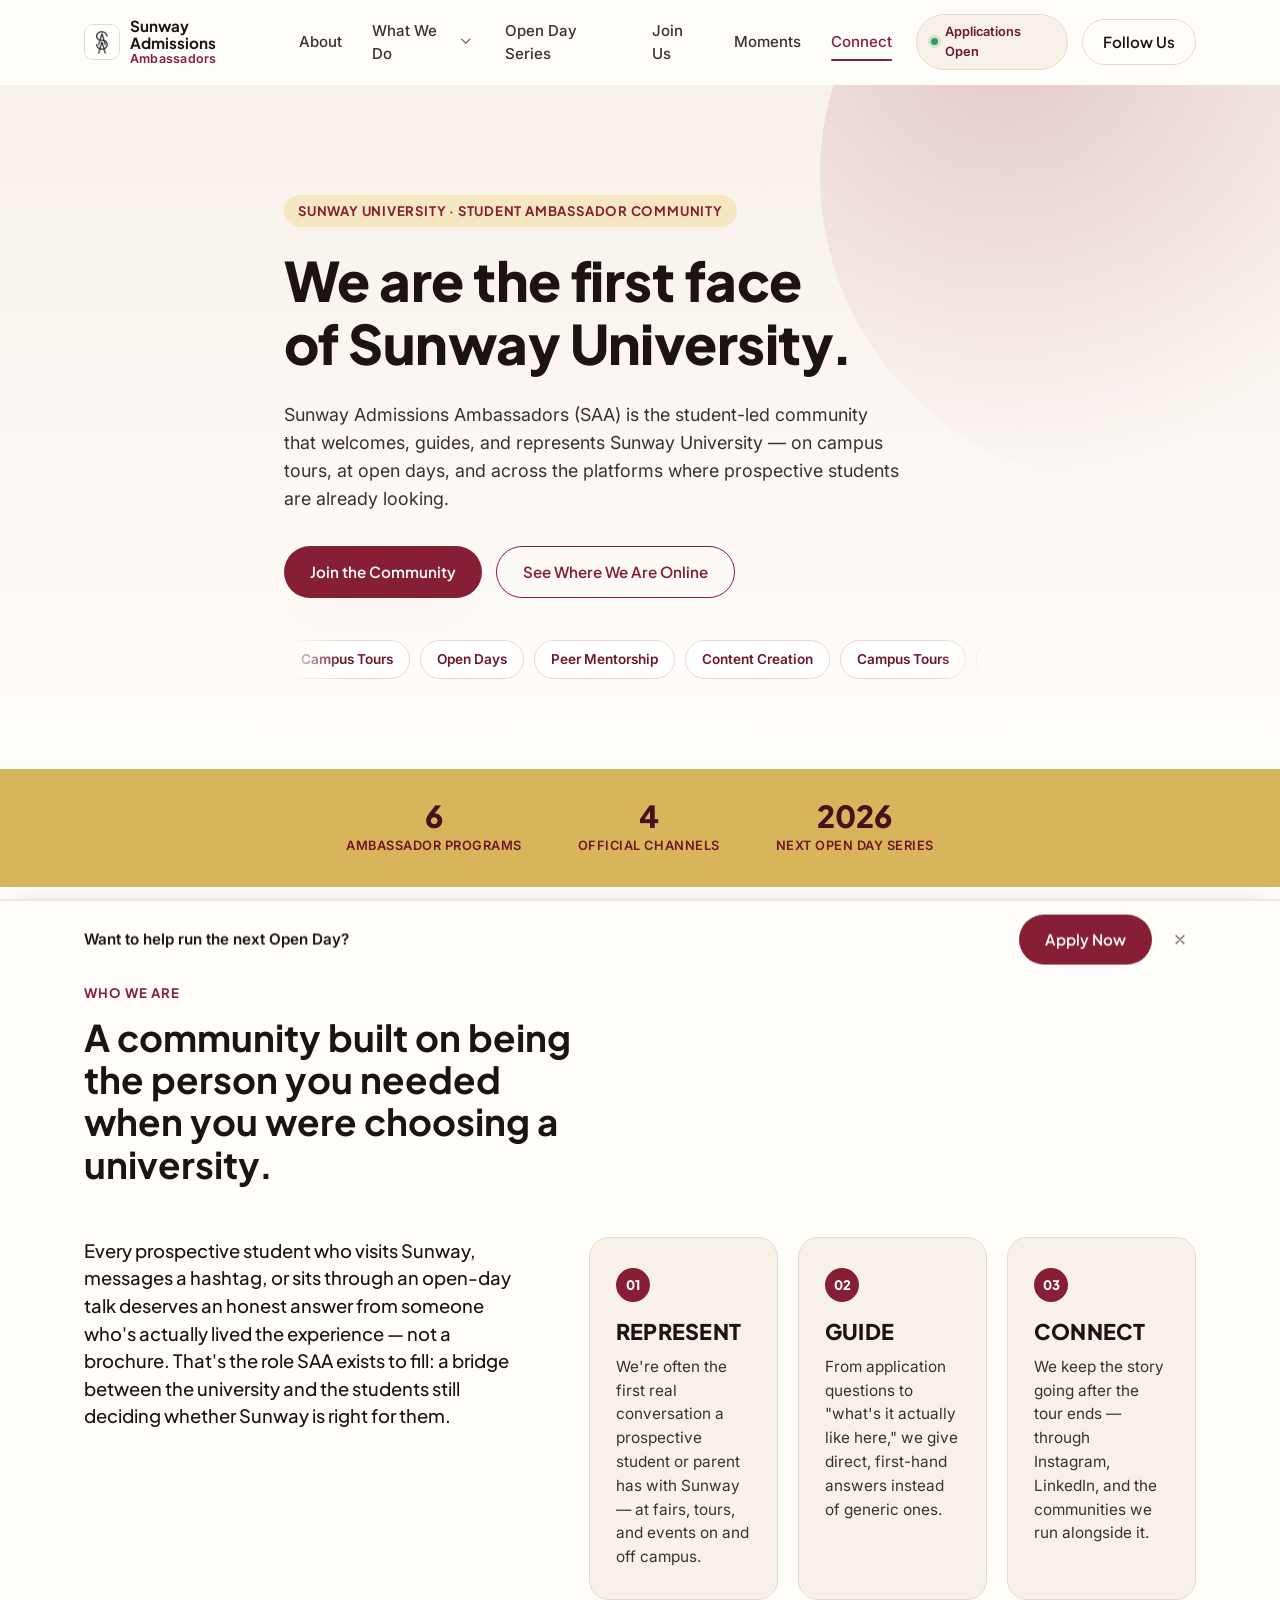
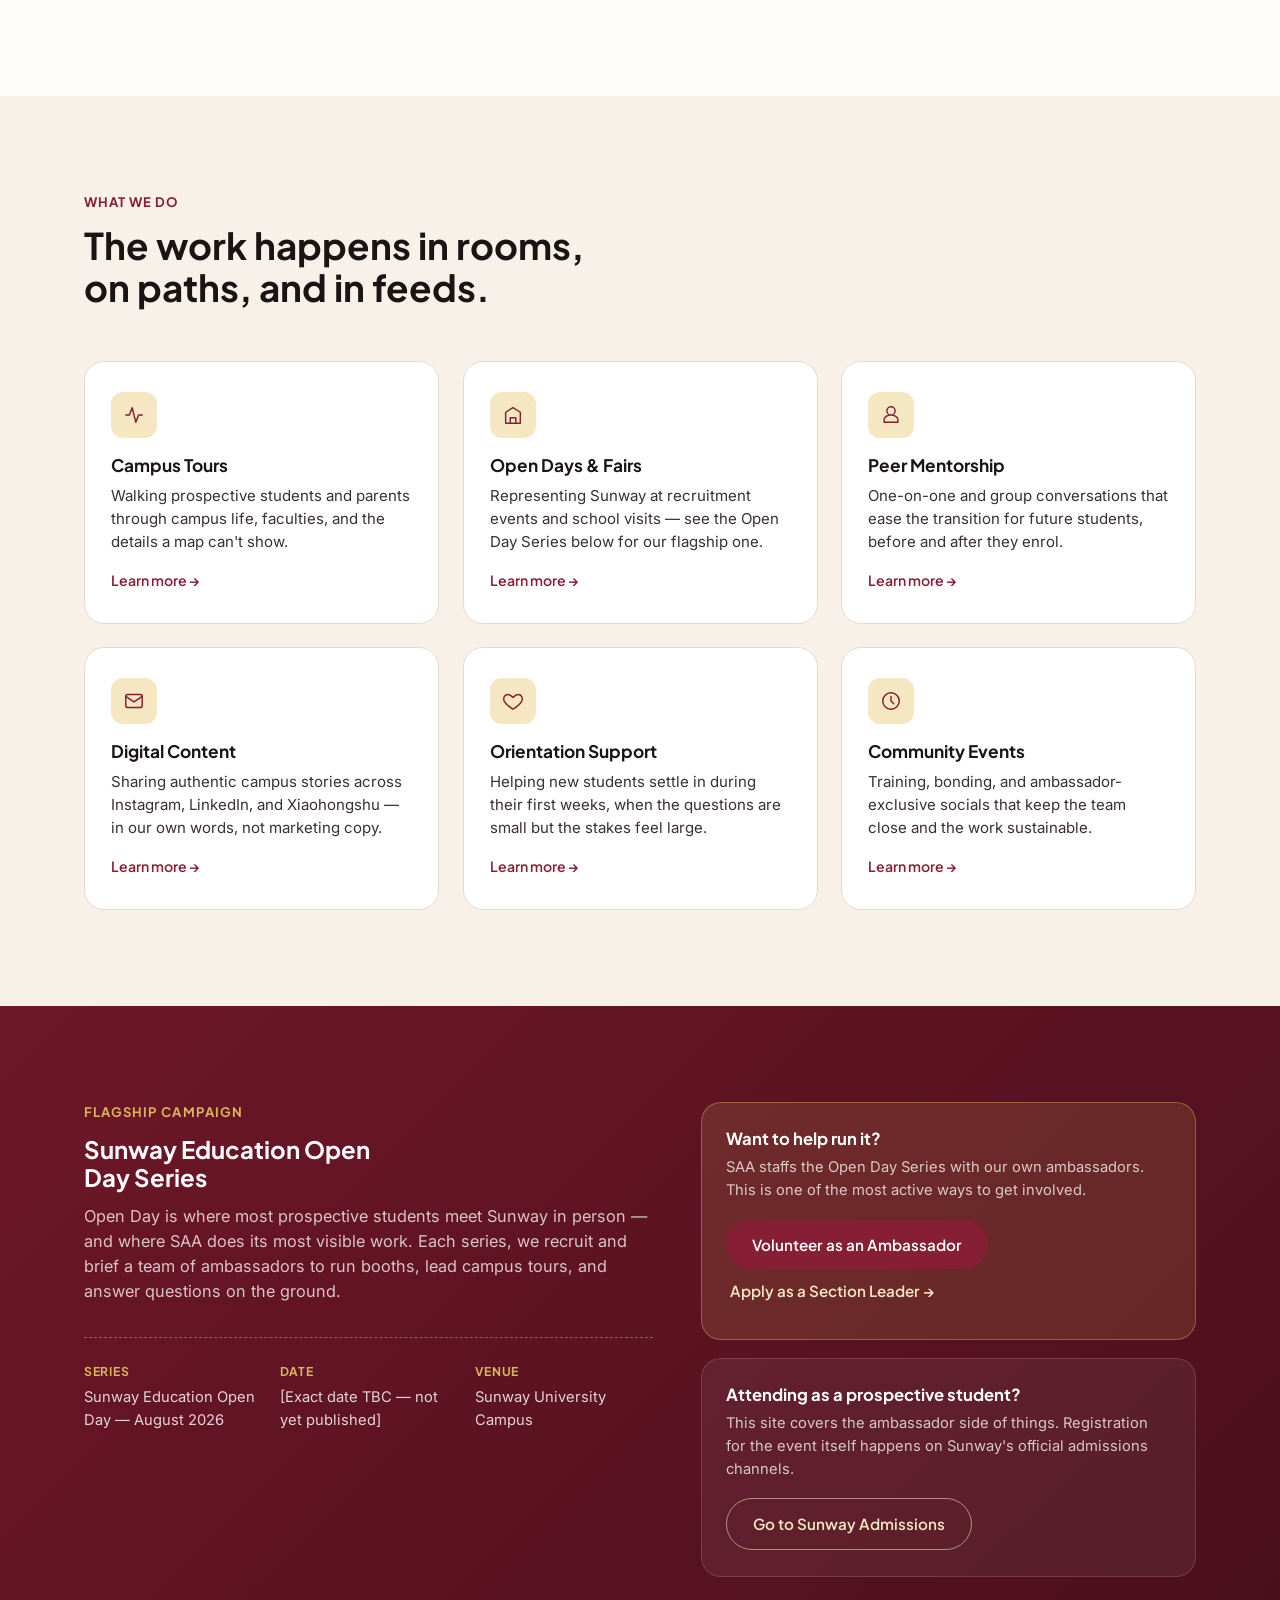
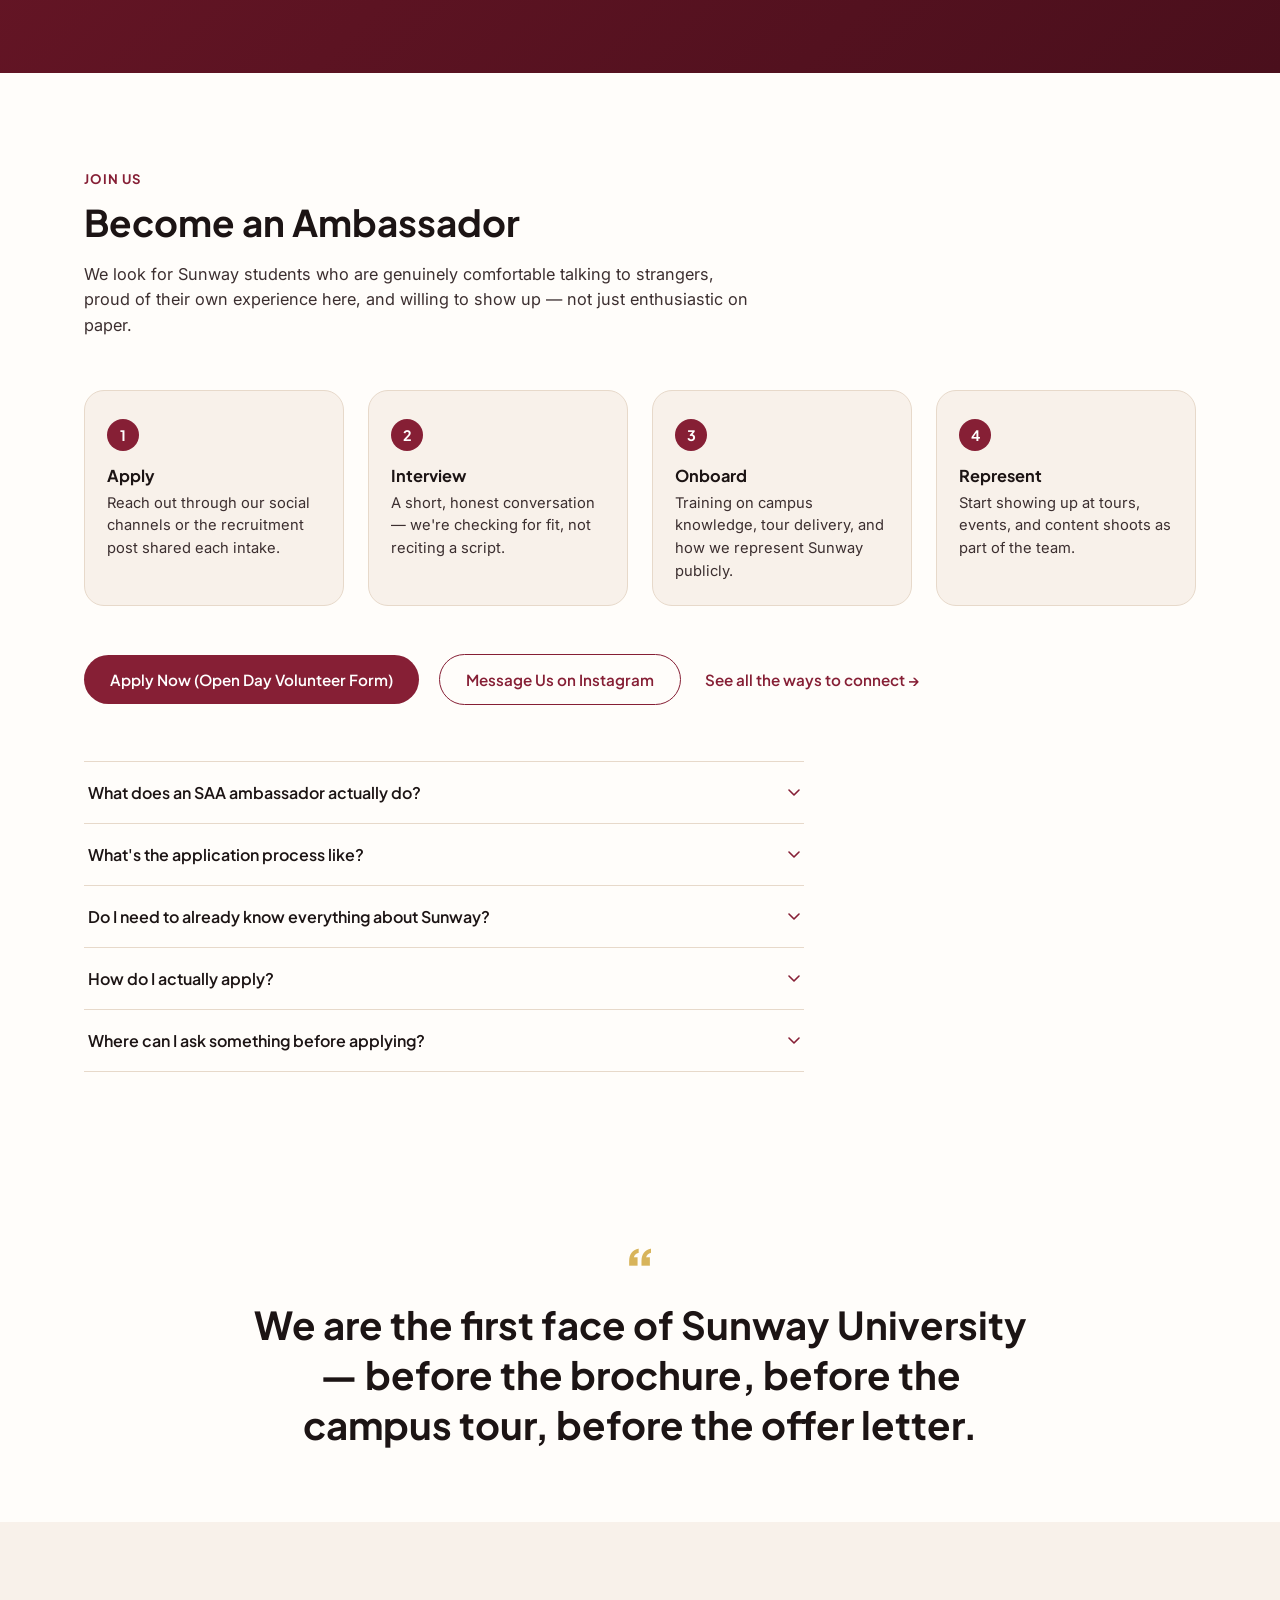
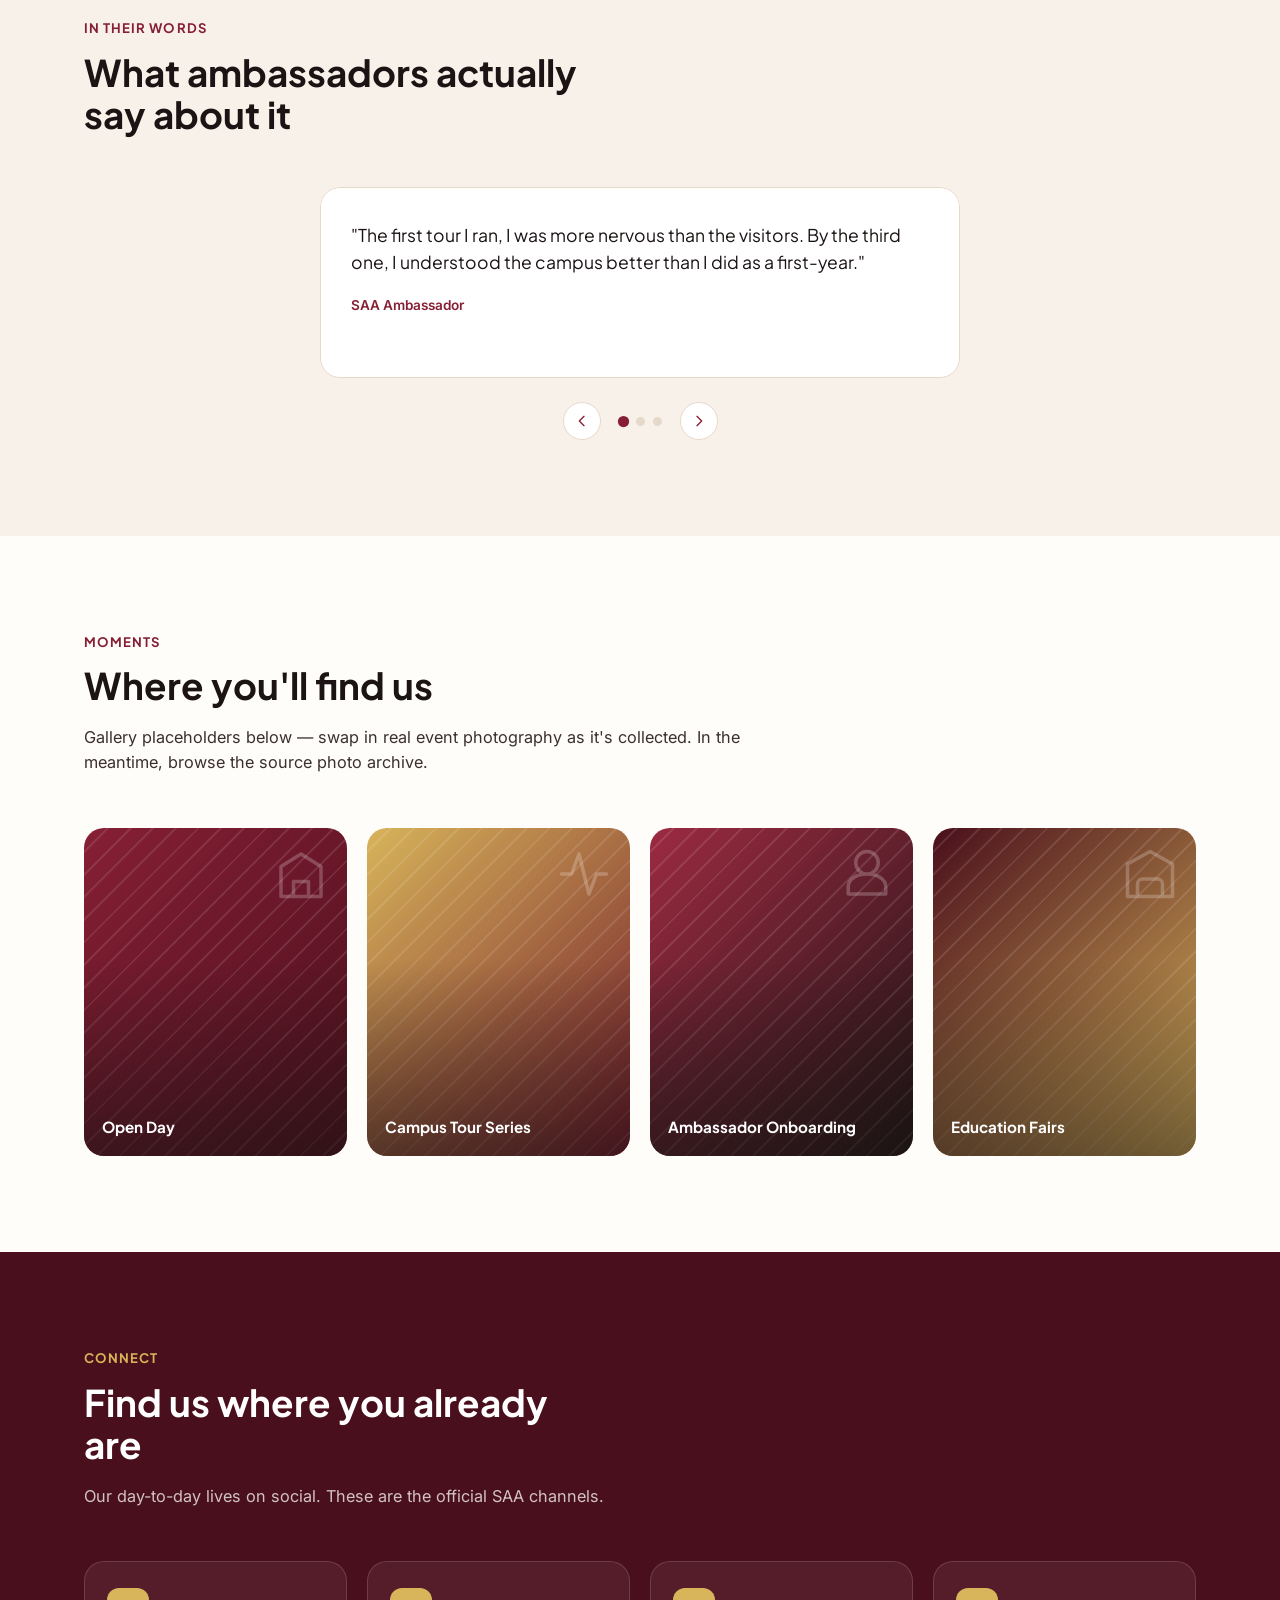
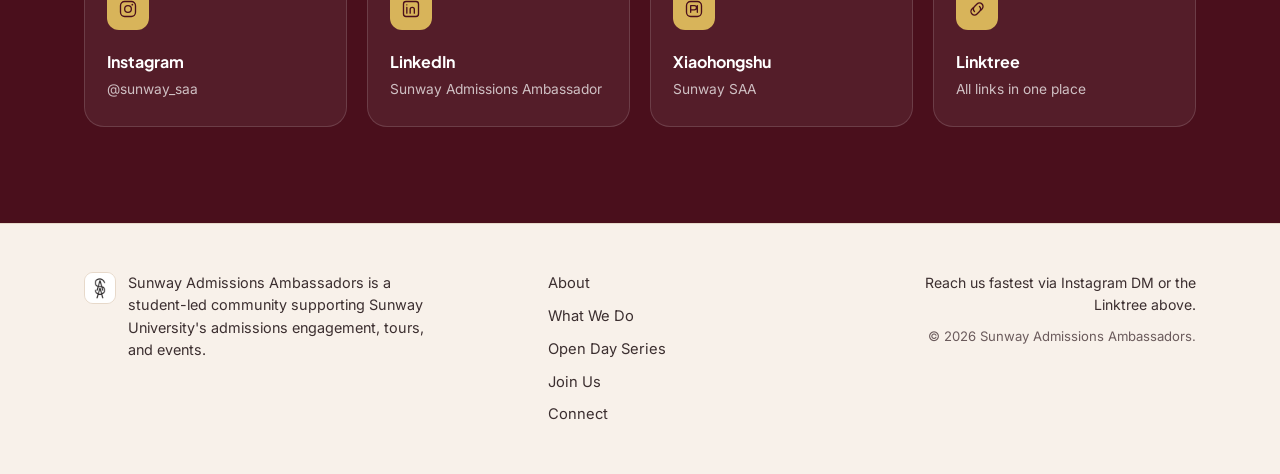
<file: index.html>
<!DOCTYPE html>
<html lang="en">
<head>
<meta charset="UTF-8">
<meta name="viewport" content="width=device-width, initial-scale=1.0">
<title>Sunway Admissions Ambassadors (SAA)</title>
<meta name="description" content="Sunway Admissions Ambassadors (SAA) is the student-led community that welcomes, guides, and represents Sunway University to prospective students.">
<meta property="og:title" content="Sunway Admissions Ambassadors (SAA)">
<meta property="og:description" content="The student-led community that welcomes, guides, and represents Sunway University to prospective students.">
<meta property="og:image" content="assets/logo.png">
<meta property="og:type" content="website">
<link rel="icon" type="image/png" href="assets/favicon.png">
<link rel="preconnect" href="https://fonts.googleapis.com">
<link rel="preconnect" href="https://fonts.gstatic.com" crossorigin>
<link href="https://fonts.googleapis.com/css2?family=Plus+Jakarta+Sans:wght@400;500;600;700;800&family=Inter:wght@400;500;600&display=swap" rel="stylesheet">
<link rel="stylesheet" href="css/styles.css">
</head>
<body>

<a class="skip-link" href="#main">Skip to content</a>

<header class="site-header" id="siteHeader">
  <div class="wrap header-inner">
    <a class="brand" href="#top" aria-label="Sunway Admissions Ambassadors home">
      <span class="brand-mark" aria-hidden="true">
        <img class="brand-mark-img" src="assets/favicon.png" width="36" height="36" alt="">
      </span>
      <span class="brand-text">
        <strong>Sunway Admissions</strong>
        <em>Ambassadors</em>
      </span>
    </a>

    <nav class="main-nav" id="mainNav" aria-label="Primary">
      <a class="nav-link" href="#about">About</a>
      <div class="nav-item has-dropdown">
        <a class="nav-link" href="#what-we-do">What We Do</a>
        <button class="nav-caret" type="button" aria-expanded="false" aria-label="Show What We Do programs">
          <svg viewBox="0 0 12 8" width="10" height="7"><path d="M1 1l5 5 5-5" fill="none" stroke="currentColor" stroke-width="1.6" stroke-linecap="round" stroke-linejoin="round"/></svg>
        </button>
        <div class="nav-dropdown">
          <a href="programs/campus-tours.html">Campus Tours</a>
          <a href="programs/open-days-fairs.html">Open Days &amp; Fairs</a>
          <a href="programs/peer-mentorship.html">Peer Mentorship</a>
          <a href="programs/digital-content.html">Digital Content</a>
          <a href="programs/orientation-support.html">Orientation Support</a>
          <a href="programs/community-events.html">Community Events</a>
        </div>
      </div>
      <a class="nav-link" href="#open-day">Open Day Series</a>
      <a class="nav-link" href="#join">Join Us</a>
      <a class="nav-link" href="#moments">Moments</a>
      <a class="nav-link" href="#connect">Connect</a>
    </nav>

    <div class="header-actions">
      <a class="status-pill" href="https://forms.gle/u4fjiJt9wT9HAtJ68" target="_blank" rel="noopener">
        <span class="status-dot" aria-hidden="true"></span>
        <span class="status-pill-text">Applications Open</span>
      </a>
      <a class="btn btn-ghost" href="https://www.instagram.com/sunway_saa" target="_blank" rel="noopener">Follow Us</a>
      <button class="nav-toggle" id="navToggle" aria-expanded="false" aria-controls="mainNav" aria-label="Toggle menu">
        <span></span><span></span><span></span>
      </button>
    </div>
  </div>
</header>

<main id="main">

  <!-- HERO -->
  <section class="hero" id="top">
    <div class="hero-glow" aria-hidden="true"></div>
    <div class="wrap hero-inner">
      <p class="eyebrow">Sunway University &middot; Student Ambassador Community</p>
      <h1>We are the first face of Sunway University.</h1>
      <p class="hero-lead">
        Sunway Admissions Ambassadors (SAA) is the student-led community that welcomes,
        guides, and represents Sunway University — on campus tours, at open days,
        and across the platforms where prospective students are already looking.
      </p>
      <div class="hero-cta">
        <a class="btn btn-primary" href="#join">Join the Community</a>
        <a class="btn btn-outline" href="#connect">See Where We Are Online</a>
      </div>
      <ul class="sr-only" aria-label="What ambassadors do">
        <li>Campus Tours</li>
        <li>Open Days</li>
        <li>Peer Mentorship</li>
        <li>Content Creation</li>
      </ul>
      <div class="hero-marquee" aria-hidden="true">
        <div class="hero-marquee-track">
          <span class="tag-pill">Campus Tours</span>
          <span class="tag-pill">Open Days</span>
          <span class="tag-pill">Peer Mentorship</span>
          <span class="tag-pill">Content Creation</span>
          <span class="tag-pill">Campus Tours</span>
          <span class="tag-pill">Open Days</span>
          <span class="tag-pill">Peer Mentorship</span>
          <span class="tag-pill">Content Creation</span>
        </div>
      </div>
    </div>
  </section>

  <!-- AT A GLANCE -->
  <section class="stat-band" aria-label="At a glance">
    <div class="wrap stat-band-inner">
      <div class="stat" data-count-to="6">
        <span class="stat-num">0</span>
        <span class="stat-label">Ambassador Programs</span>
      </div>
      <div class="stat" data-count-to="4">
        <span class="stat-num">0</span>
        <span class="stat-label">Official Channels</span>
      </div>
      <div class="stat" data-count-to="2026">
        <span class="stat-num">0</span>
        <span class="stat-label">Next Open Day Series</span>
      </div>
    </div>
  </section>

  <!-- ABOUT -->
  <section class="section" id="about">
    <div class="wrap">
      <div class="section-head">
        <p class="kicker">Who We Are</p>
        <h2>A community built on being the person you needed when you were choosing a university.</h2>
      </div>

      <div class="about-grid">
        <p class="about-lead">
          Every prospective student who visits Sunway, messages a hashtag, or sits through
          an open-day talk deserves an honest answer from someone who's actually lived
          the experience — not a brochure. That's the role SAA exists to fill: a bridge
          between the university and the students still deciding whether Sunway is right
          for them.
        </p>

        <div class="pillar-grid">
          <div class="pillar">
            <span class="pillar-num">01</span>
            <h3>Represent</h3>
            <p>We're often the first real conversation a prospective student or parent has with Sunway — at fairs, tours, and events on and off campus.</p>
          </div>
          <div class="pillar">
            <span class="pillar-num">02</span>
            <h3>Guide</h3>
            <p>From application questions to "what's it actually like here," we give direct, first-hand answers instead of generic ones.</p>
          </div>
          <div class="pillar">
            <span class="pillar-num">03</span>
            <h3>Connect</h3>
            <p>We keep the story going after the tour ends — through Instagram, LinkedIn, and the communities we run alongside it.</p>
          </div>
        </div>
      </div>
    </div>
  </section>

  <!-- WHAT WE DO -->
  <section class="section section-alt" id="what-we-do">
    <div class="wrap">
      <div class="section-head">
        <p class="kicker">What We Do</p>
        <h2>The work happens in rooms, on paths, and in feeds.</h2>
      </div>

      <div class="program-grid">

        <article class="program-card" id="campus-tours">
          <span class="program-icon" aria-hidden="true">
            <svg viewBox="0 0 24 24"><path d="M3 12h4l3-8 4 16 3-8h4" fill="none" stroke="currentColor" stroke-width="1.6" stroke-linecap="round" stroke-linejoin="round"/></svg>
          </span>
          <h3>Campus Tours</h3>
          <p>Walking prospective students and parents through campus life, faculties, and the details a map can't show.</p>
          <a class="program-link" href="programs/campus-tours.html">Learn more &rarr;</a>
        </article>

        <article class="program-card" id="open-days-fairs">
          <span class="program-icon" aria-hidden="true">
            <svg viewBox="0 0 24 24"><path d="M4 21V9l8-5 8 5v12M4 21h16M9 21v-6h6v6" fill="none" stroke="currentColor" stroke-width="1.6" stroke-linecap="round" stroke-linejoin="round"/></svg>
          </span>
          <h3>Open Days &amp; Fairs</h3>
          <p>Representing Sunway at recruitment events and school visits — see the Open Day Series below for our flagship one.</p>
          <a class="program-link" href="programs/open-days-fairs.html">Learn more &rarr;</a>
        </article>

        <article class="program-card" id="peer-mentorship">
          <span class="program-icon" aria-hidden="true">
            <svg viewBox="0 0 24 24"><path d="M12 12c2.5 0 4.5-2 4.5-4.5S14.5 3 12 3 7.5 5 7.5 7.5 9.5 12 12 12Zm0 0c-4 0-7.5 2-7.5 5v3h15v-3c0-3-3.5-5-7.5-5Z" fill="none" stroke="currentColor" stroke-width="1.6" stroke-linecap="round" stroke-linejoin="round"/></svg>
          </span>
          <h3>Peer Mentorship</h3>
          <p>One-on-one and group conversations that ease the transition for future students, before and after they enrol.</p>
          <a class="program-link" href="programs/peer-mentorship.html">Learn more &rarr;</a>
        </article>

        <article class="program-card" id="digital-content">
          <span class="program-icon" aria-hidden="true">
            <svg viewBox="0 0 24 24"><rect x="3" y="5" width="18" height="14" rx="2" fill="none" stroke="currentColor" stroke-width="1.6"/><path d="m3 7 9 6 9-6" fill="none" stroke="currentColor" stroke-width="1.6" stroke-linecap="round" stroke-linejoin="round"/></svg>
          </span>
          <h3>Digital Content</h3>
          <p>Sharing authentic campus stories across Instagram, LinkedIn, and Xiaohongshu — in our own words, not marketing copy.</p>
          <a class="program-link" href="programs/digital-content.html">Learn more &rarr;</a>
        </article>

        <article class="program-card" id="orientation-support">
          <span class="program-icon" aria-hidden="true">
            <svg viewBox="0 0 24 24"><path d="M12 21s-7-4.35-9.5-8.5C.5 8.5 3 5 6.5 5c2 0 3.3 1 5.5 3 2.2-2 3.5-3 5.5-3 3.5 0 6 3.5 4 7.5C19 16.65 12 21 12 21Z" fill="none" stroke="currentColor" stroke-width="1.6" stroke-linecap="round" stroke-linejoin="round"/></svg>
          </span>
          <h3>Orientation Support</h3>
          <p>Helping new students settle in during their first weeks, when the questions are small but the stakes feel large.</p>
          <a class="program-link" href="programs/orientation-support.html">Learn more &rarr;</a>
        </article>

        <article class="program-card" id="community-events">
          <span class="program-icon" aria-hidden="true">
            <svg viewBox="0 0 24 24"><circle cx="12" cy="12" r="9" fill="none" stroke="currentColor" stroke-width="1.6"/><path d="M12 7v5l3 3" fill="none" stroke="currentColor" stroke-width="1.6" stroke-linecap="round" stroke-linejoin="round"/></svg>
          </span>
          <h3>Community Events</h3>
          <p>Training, bonding, and ambassador-exclusive socials that keep the team close and the work sustainable.</p>
          <a class="program-link" href="programs/community-events.html">Learn more &rarr;</a>
        </article>

      </div>
    </div>
  </section>

  <!-- OPEN DAY SERIES — reusable per-intake template. See README for the
       fields to update on each new campaign cycle. -->
  <section class="section section-band" id="open-day">
    <div class="wrap">
      <div class="band-grid">

        <div class="band-copy">
          <p class="kicker light">Flagship Campaign</p>
          <h2>Sunway Education Open Day Series</h2>
          <p class="section-sub light">
            Open Day is where most prospective students meet Sunway in person —
            and where SAA does its most visible work. Each series, we recruit
            and brief a team of ambassadors to run booths, lead campus tours,
            and answer questions on the ground.
          </p>

          <!-- Update per intake — sourced from linktr.ee/sunwayadmissionambassador -->
          <dl class="band-meta">
            <div>
              <dt>Series</dt>
              <dd>Sunway Education Open Day — August 2026</dd>
            </div>
            <div>
              <dt>Date</dt>
              <dd>[Exact date TBC — not yet published]</dd>
            </div>
            <div>
              <dt>Venue</dt>
              <dd>Sunway University Campus</dd>
            </div>
          </dl>
        </div>

        <div class="audience-grid">
          <div class="audience-card audience-primary">
            <h3>Want to help run it?</h3>
            <p>SAA staffs the Open Day Series with our own ambassadors. This is one of the most active ways to get involved.</p>
            <a class="btn btn-primary" href="https://forms.gle/u4fjiJt9wT9HAtJ68" target="_blank" rel="noopener">Volunteer as an Ambassador</a>
            <a class="btn btn-text btn-on-dark" href="https://forms.gle/GNQfNoEVJJDTGpT39" target="_blank" rel="noopener">Apply as a Section Leader &rarr;</a>
          </div>
          <div class="audience-card">
            <h3>Attending as a prospective student?</h3>
            <p>This site covers the ambassador side of things. Registration for the event itself happens on Sunway's official admissions channels.</p>
            <!-- TODO: replace with the exact Open Day registration URL once Sunway Admissions publishes one -->
            <a class="btn btn-outline btn-on-dark" href="https://www.sunway.edu.my" target="_blank" rel="noopener">Go to Sunway Admissions</a>
          </div>
        </div>

      </div>
    </div>
  </section>

  <!-- JOIN -->
  <section class="section" id="join">
    <div class="wrap">
      <div class="section-head">
        <p class="kicker">Join Us</p>
        <h2>Become an Ambassador</h2>
        <p class="section-sub">
          We look for Sunway students who are genuinely comfortable talking to strangers,
          proud of their own experience here, and willing to show up — not just enthusiastic
          on paper.
        </p>
      </div>

      <ol class="process">
        <li>
          <span class="process-step">1</span>
          <h3>Apply</h3>
          <p>Reach out through our social channels or the recruitment post shared each intake.</p>
        </li>
        <li>
          <span class="process-step">2</span>
          <h3>Interview</h3>
          <p>A short, honest conversation — we're checking for fit, not reciting a script.</p>
        </li>
        <li>
          <span class="process-step">3</span>
          <h3>Onboard</h3>
          <p>Training on campus knowledge, tour delivery, and how we represent Sunway publicly.</p>
        </li>
        <li>
          <span class="process-step">4</span>
          <h3>Represent</h3>
          <p>Start showing up at tours, events, and content shoots as part of the team.</p>
        </li>
      </ol>

      <div class="join-cta">
        <a class="btn btn-primary" href="https://forms.gle/u4fjiJt9wT9HAtJ68" target="_blank" rel="noopener">Apply Now (Open Day Volunteer Form)</a>
        <a class="btn btn-outline" href="https://www.instagram.com/sunway_saa" target="_blank" rel="noopener">Message Us on Instagram</a>
        <a class="btn btn-text" href="https://linktr.ee/sunwayadmissionambassador" target="_blank" rel="noopener">See all the ways to connect &rarr;</a>
      </div>

      <div class="faq-list">
        <div class="faq-item">
          <button class="faq-question" type="button" aria-expanded="false">
            <span>What does an SAA ambassador actually do?</span>
            <svg class="faq-caret" viewBox="0 0 12 8" width="12" height="8" aria-hidden="true"><path d="M1 1l5 5 5-5" fill="none" stroke="currentColor" stroke-width="1.6" stroke-linecap="round" stroke-linejoin="round"/></svg>
          </button>
          <div class="faq-answer">
            <div class="faq-answer-inner">
              <p>A mix of campus tours, Open Days &amp; fairs, peer mentorship, digital content, orientation support, and community events — see the <a href="#what-we-do">What We Do</a> section above for the full breakdown of each.</p>
            </div>
          </div>
        </div>
        <div class="faq-item">
          <button class="faq-question" type="button" aria-expanded="false">
            <span>What's the application process like?</span>
            <svg class="faq-caret" viewBox="0 0 12 8" width="12" height="8" aria-hidden="true"><path d="M1 1l5 5 5-5" fill="none" stroke="currentColor" stroke-width="1.6" stroke-linecap="round" stroke-linejoin="round"/></svg>
          </button>
          <div class="faq-answer">
            <div class="faq-answer-inner">
              <p>Four steps: apply, a short interview, onboarding/training, then you start representing SAA at real tours and events — the same order as the process list above.</p>
            </div>
          </div>
        </div>
        <div class="faq-item">
          <button class="faq-question" type="button" aria-expanded="false">
            <span>Do I need to already know everything about Sunway?</span>
            <svg class="faq-caret" viewBox="0 0 12 8" width="12" height="8" aria-hidden="true"><path d="M1 1l5 5 5-5" fill="none" stroke="currentColor" stroke-width="1.6" stroke-linecap="round" stroke-linejoin="round"/></svg>
          </button>
          <div class="faq-answer">
            <div class="faq-answer-inner">
              <p>No — that's what onboarding is for. Training covers campus knowledge, tour delivery, and how we represent Sunway publicly before you're expected to run anything solo.</p>
            </div>
          </div>
        </div>
        <div class="faq-item">
          <button class="faq-question" type="button" aria-expanded="false">
            <span>How do I actually apply?</span>
            <svg class="faq-caret" viewBox="0 0 12 8" width="12" height="8" aria-hidden="true"><path d="M1 1l5 5 5-5" fill="none" stroke="currentColor" stroke-width="1.6" stroke-linecap="round" stroke-linejoin="round"/></svg>
          </button>
          <div class="faq-answer">
            <div class="faq-answer-inner">
              <p>Through the <a href="https://forms.gle/u4fjiJt9wT9HAtJ68" target="_blank" rel="noopener">Open Day volunteer form</a> above, or by messaging us directly on Instagram.</p>
            </div>
          </div>
        </div>
        <div class="faq-item">
          <button class="faq-question" type="button" aria-expanded="false">
            <span>Where can I ask something before applying?</span>
            <svg class="faq-caret" viewBox="0 0 12 8" width="12" height="8" aria-hidden="true"><path d="M1 1l5 5 5-5" fill="none" stroke="currentColor" stroke-width="1.6" stroke-linecap="round" stroke-linejoin="round"/></svg>
          </button>
          <div class="faq-answer">
            <div class="faq-answer-inner">
              <p>Instagram DM is fastest, or check the <a href="https://linktr.ee/sunwayadmissionambassador" target="_blank" rel="noopener">Linktree</a> for every other way to reach us.</p>
            </div>
          </div>
        </div>
      </div>
    </div>
  </section>

  <!-- PULL QUOTE BREAK -->
  <section class="pull-quote">
    <div class="wrap">
      <p class="pull-quote-mark" aria-hidden="true">&ldquo;</p>
      <p class="pull-quote-text">We are the first face of Sunway University — before the brochure, before the campus tour, before the offer letter.</p>
    </div>
  </section>

  <!-- VOICES -->
  <section class="section section-alt" id="voices">
    <div class="wrap">
      <div class="section-head">
        <p class="kicker">In Their Words</p>
        <h2>What ambassadors actually say about it</h2>
      </div>

      <!-- Placeholder quotes — replace with real ambassador testimonials once collected. -->
      <div class="quote-carousel" data-carousel>
        <div class="quote-track">
          <blockquote class="quote-card">
            <p>"The first tour I ran, I was more nervous than the visitors. By the third one, I understood the campus better than I did as a first-year."</p>
            <footer>SAA Ambassador</footer>
          </blockquote>
          <blockquote class="quote-card">
            <p>"Half the job is just remembering what it felt like to not know anything about Sunway yet, and answering from there."</p>
            <footer>SAA Ambassador</footer>
          </blockquote>
          <blockquote class="quote-card">
            <p>"It's the one commitment on campus where the people you meet at an open day sometimes message you a year later to say they enrolled."</p>
            <footer>SAA Ambassador</footer>
          </blockquote>
        </div>
        <div class="carousel-controls">
          <button class="carousel-btn" type="button" data-carousel-prev aria-label="Previous testimonial">
            <svg viewBox="0 0 24 24" width="16" height="16"><path d="M15 5l-7 7 7 7" fill="none" stroke="currentColor" stroke-width="2" stroke-linecap="round" stroke-linejoin="round"/></svg>
          </button>
          <div class="carousel-dots" role="tablist" aria-label="Testimonial navigation">
            <button class="carousel-dot" type="button" data-carousel-dot="0" role="tab" aria-label="Testimonial 1" aria-selected="true"></button>
            <button class="carousel-dot" type="button" data-carousel-dot="1" role="tab" aria-label="Testimonial 2" aria-selected="false"></button>
            <button class="carousel-dot" type="button" data-carousel-dot="2" role="tab" aria-label="Testimonial 3" aria-selected="false"></button>
          </div>
          <button class="carousel-btn" type="button" data-carousel-next aria-label="Next testimonial">
            <svg viewBox="0 0 24 24" width="16" height="16"><path d="M9 5l7 7-7 7" fill="none" stroke="currentColor" stroke-width="2" stroke-linecap="round" stroke-linejoin="round"/></svg>
          </button>
        </div>
      </div>
    </div>
  </section>

  <!-- MOMENTS / GALLERY -->
  <section class="section" id="moments">
    <div class="wrap">
      <div class="section-head">
        <p class="kicker">Moments</p>
        <h2>Where you'll find us</h2>
        <p class="section-sub">
          Gallery placeholders below — swap in real event photography as it's collected.
          In the meantime, browse the
          <a href="https://drive.google.com/drive/folders/13cStueIRuJmCo4lepRwgY5RCJw1iyc?usp=sharing" target="_blank" rel="noopener">source photo archive</a>.
        </p>
      </div>

      <div class="moments-grid">
        <figure class="moment-card moment-a" data-moment tabindex="0" role="button" aria-haspopup="dialog" aria-label="Expand: Open Day">
          <span class="moment-icon" aria-hidden="true">
            <svg viewBox="0 0 24 24"><path d="M4 21V9l8-5 8 5v12M4 21h16M9 21v-6h6v6" fill="none" stroke="currentColor" stroke-width="1.4" stroke-linecap="round" stroke-linejoin="round"/></svg>
          </span>
          <span class="moment-expand" aria-hidden="true">
            <svg viewBox="0 0 24 24"><path d="M9 3H3v6M15 3h6v6M21 15v6h-6M3 15v6h6" fill="none" stroke="currentColor" stroke-width="1.8" stroke-linecap="round" stroke-linejoin="round"/></svg>
          </span>
          <figcaption>Open Day</figcaption>
        </figure>
        <figure class="moment-card moment-b" data-moment tabindex="0" role="button" aria-haspopup="dialog" aria-label="Expand: Campus Tour Series">
          <span class="moment-icon" aria-hidden="true">
            <svg viewBox="0 0 24 24"><path d="M3 12h4l3-8 4 16 3-8h4" fill="none" stroke="currentColor" stroke-width="1.4" stroke-linecap="round" stroke-linejoin="round"/></svg>
          </span>
          <span class="moment-expand" aria-hidden="true">
            <svg viewBox="0 0 24 24"><path d="M9 3H3v6M15 3h6v6M21 15v6h-6M3 15v6h6" fill="none" stroke="currentColor" stroke-width="1.8" stroke-linecap="round" stroke-linejoin="round"/></svg>
          </span>
          <figcaption>Campus Tour Series</figcaption>
        </figure>
        <figure class="moment-card moment-c" data-moment tabindex="0" role="button" aria-haspopup="dialog" aria-label="Expand: Ambassador Onboarding">
          <span class="moment-icon" aria-hidden="true">
            <svg viewBox="0 0 24 24"><path d="M12 12c2.5 0 4.5-2 4.5-4.5S14.5 3 12 3 7.5 5 7.5 7.5 9.5 12 12 12Zm0 0c-4 0-7.5 2-7.5 5v3h15v-3c0-3-3.5-5-7.5-5Z" fill="none" stroke="currentColor" stroke-width="1.4" stroke-linecap="round" stroke-linejoin="round"/></svg>
          </span>
          <span class="moment-expand" aria-hidden="true">
            <svg viewBox="0 0 24 24"><path d="M9 3H3v6M15 3h6v6M21 15v6h-6M3 15v6h6" fill="none" stroke="currentColor" stroke-width="1.8" stroke-linecap="round" stroke-linejoin="round"/></svg>
          </span>
          <figcaption>Ambassador Onboarding</figcaption>
        </figure>
        <figure class="moment-card moment-d" data-moment tabindex="0" role="button" aria-haspopup="dialog" aria-label="Expand: Education Fairs">
          <span class="moment-icon" aria-hidden="true">
            <svg viewBox="0 0 24 24"><path d="M3 21V8l9-5 9 5v13M3 21h18M7 21v-5a2 2 0 0 1 2-2h6a2 2 0 0 1 2 2v5" fill="none" stroke="currentColor" stroke-width="1.4" stroke-linecap="round" stroke-linejoin="round"/></svg>
          </span>
          <span class="moment-expand" aria-hidden="true">
            <svg viewBox="0 0 24 24"><path d="M9 3H3v6M15 3h6v6M21 15v6h-6M3 15v6h6" fill="none" stroke="currentColor" stroke-width="1.8" stroke-linecap="round" stroke-linejoin="round"/></svg>
          </span>
          <figcaption>Education Fairs</figcaption>
        </figure>
      </div>
    </div>
  </section>

  <!-- CONNECT -->
  <section class="section section-dark" id="connect">
    <div class="wrap">
      <div class="section-head">
        <p class="kicker light">Connect</p>
        <h2>Find us where you already are</h2>
        <p class="section-sub light">
          Our day-to-day lives on social. These are the official SAA channels.
        </p>
      </div>

      <div class="social-grid">

        <a class="social-card" href="https://www.instagram.com/sunway_saa" target="_blank" rel="noopener">
          <span class="social-icon" aria-hidden="true">
            <svg viewBox="0 0 24 24"><rect x="3" y="3" width="18" height="18" rx="5" fill="none" stroke="currentColor" stroke-width="1.6"/><circle cx="12" cy="12" r="4" fill="none" stroke="currentColor" stroke-width="1.6"/><circle cx="17.2" cy="6.8" r="1.1" fill="currentColor"/></svg>
          </span>
          <span class="social-name">Instagram</span>
          <span class="social-handle">@sunway_saa</span>
        </a>

        <a class="social-card" href="https://www.linkedin.com/company/sunway-admissions-ambassador/" target="_blank" rel="noopener">
          <span class="social-icon" aria-hidden="true">
            <svg viewBox="0 0 24 24"><rect x="3" y="3" width="18" height="18" rx="3" fill="none" stroke="currentColor" stroke-width="1.6"/><path d="M7 10v7M7 7v.01M11 17v-4.5c0-1.5 1-2.5 2.5-2.5S16 11 16 12.5V17" fill="none" stroke="currentColor" stroke-width="1.6" stroke-linecap="round"/></svg>
          </span>
          <span class="social-name">LinkedIn</span>
          <span class="social-handle">Sunway Admissions Ambassador</span>
        </a>

        <a class="social-card" href="https://www.xiaohongshu.com/user/profile/60d4b500000000000100b4c3" target="_blank" rel="noopener">
          <span class="social-icon" aria-hidden="true">
            <svg viewBox="0 0 24 24"><rect x="3" y="3" width="18" height="18" rx="5" fill="none" stroke="currentColor" stroke-width="1.6"/><path d="M8 8v8M8 8h4.5a2.5 2.5 0 0 1 0 5H8m8-5v8" fill="none" stroke="currentColor" stroke-width="1.6" stroke-linecap="round" stroke-linejoin="round"/></svg>
          </span>
          <span class="social-name">Xiaohongshu</span>
          <span class="social-handle">Sunway SAA</span>
        </a>

        <a class="social-card" href="https://linktr.ee/sunwayadmissionambassador" target="_blank" rel="noopener">
          <span class="social-icon" aria-hidden="true">
            <svg viewBox="0 0 24 24"><path d="M9 15a4 4 0 0 1 0-6l3-3a4 4 0 0 1 6 6l-1.5 1.5" fill="none" stroke="currentColor" stroke-width="1.6" stroke-linecap="round" stroke-linejoin="round"/><path d="M15 9a4 4 0 0 1 0 6l-3 3a4 4 0 0 1-6-6l1.5-1.5" fill="none" stroke="currentColor" stroke-width="1.6" stroke-linecap="round" stroke-linejoin="round"/></svg>
          </span>
          <span class="social-name">Linktree</span>
          <span class="social-handle">All links in one place</span>
        </a>

      </div>
    </div>
  </section>

</main>

<footer class="site-footer">
  <div class="wrap footer-inner">
    <div class="footer-brand">
      <span class="brand-mark" aria-hidden="true">
        <img class="brand-mark-img" src="assets/favicon.png" width="32" height="32" alt="">
      </span>
      <p>Sunway Admissions Ambassadors is a student-led community supporting Sunway University's admissions engagement, tours, and events.</p>
    </div>

    <nav class="footer-nav" aria-label="Footer">
      <a href="#about">About</a>
      <a href="#what-we-do">What We Do</a>
      <a href="#open-day">Open Day Series</a>
      <a href="#join">Join Us</a>
      <a href="#connect">Connect</a>
    </nav>

    <div class="footer-meta">
      <!-- TODO: replace with an official SAA contact email once available -->
      <p class="footer-contact">Reach us fastest via Instagram DM or the Linktree above.</p>
      <p class="footer-copy">&copy; <span id="year"></span> Sunway Admissions Ambassadors.</p>
    </div>
  </div>
</footer>

<!-- Sticky mini-CTA bar -->
<div class="sticky-cta" id="stickyCta" hidden>
  <div class="wrap sticky-cta-inner">
    <p>Want to help run the next Open Day?</p>
    <div class="sticky-cta-actions">
      <a class="btn btn-primary" href="https://forms.gle/u4fjiJt9wT9HAtJ68" target="_blank" rel="noopener">Apply Now</a>
      <button class="sticky-cta-close" type="button" aria-label="Dismiss">
        <svg viewBox="0 0 24 24" width="16" height="16"><path d="M6 6l12 12M18 6L6 18" fill="none" stroke="currentColor" stroke-width="1.8" stroke-linecap="round"/></svg>
      </button>
    </div>
  </div>
</div>

<!-- Moments lightbox -->
<div class="lightbox" id="momentsLightbox" role="dialog" aria-modal="true" aria-label="Moment preview" hidden>
  <div class="lightbox-backdrop" data-lightbox-close></div>
  <div class="lightbox-panel">
    <button class="lightbox-close" type="button" data-lightbox-close aria-label="Close">
      <svg viewBox="0 0 24 24" width="18" height="18"><path d="M6 6l12 12M18 6L6 18" fill="none" stroke="currentColor" stroke-width="1.8" stroke-linecap="round"/></svg>
    </button>
    <div class="lightbox-card" id="lightboxCard"></div>
    <p class="lightbox-note">
      Real event photography coming soon — browse the
      <a href="https://drive.google.com/drive/folders/13cStueIRuJmCo4lepRwgY5RCJw1iyc?usp=sharing" target="_blank" rel="noopener">source photo archive</a>
      in the meantime.
    </p>
  </div>
</div>

<script src="js/main.js"></script>
</body>
</html>
</file>
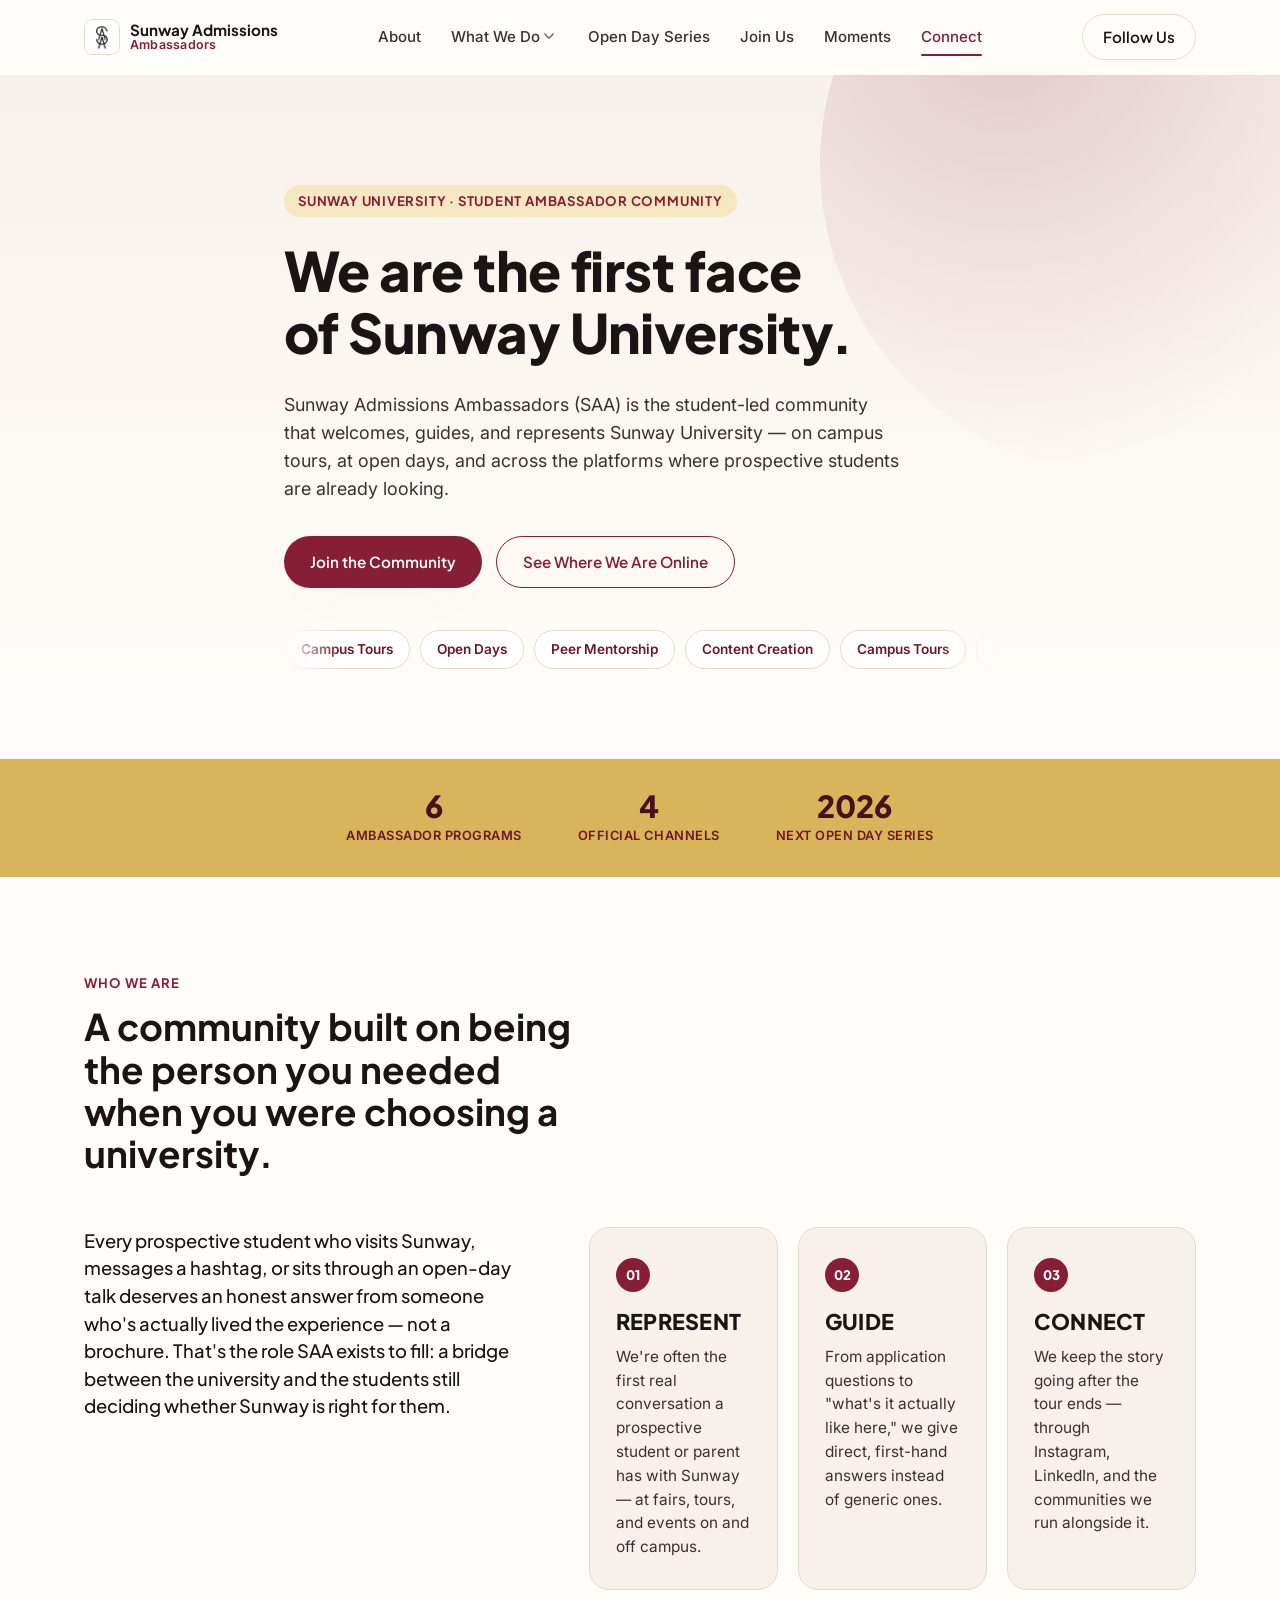
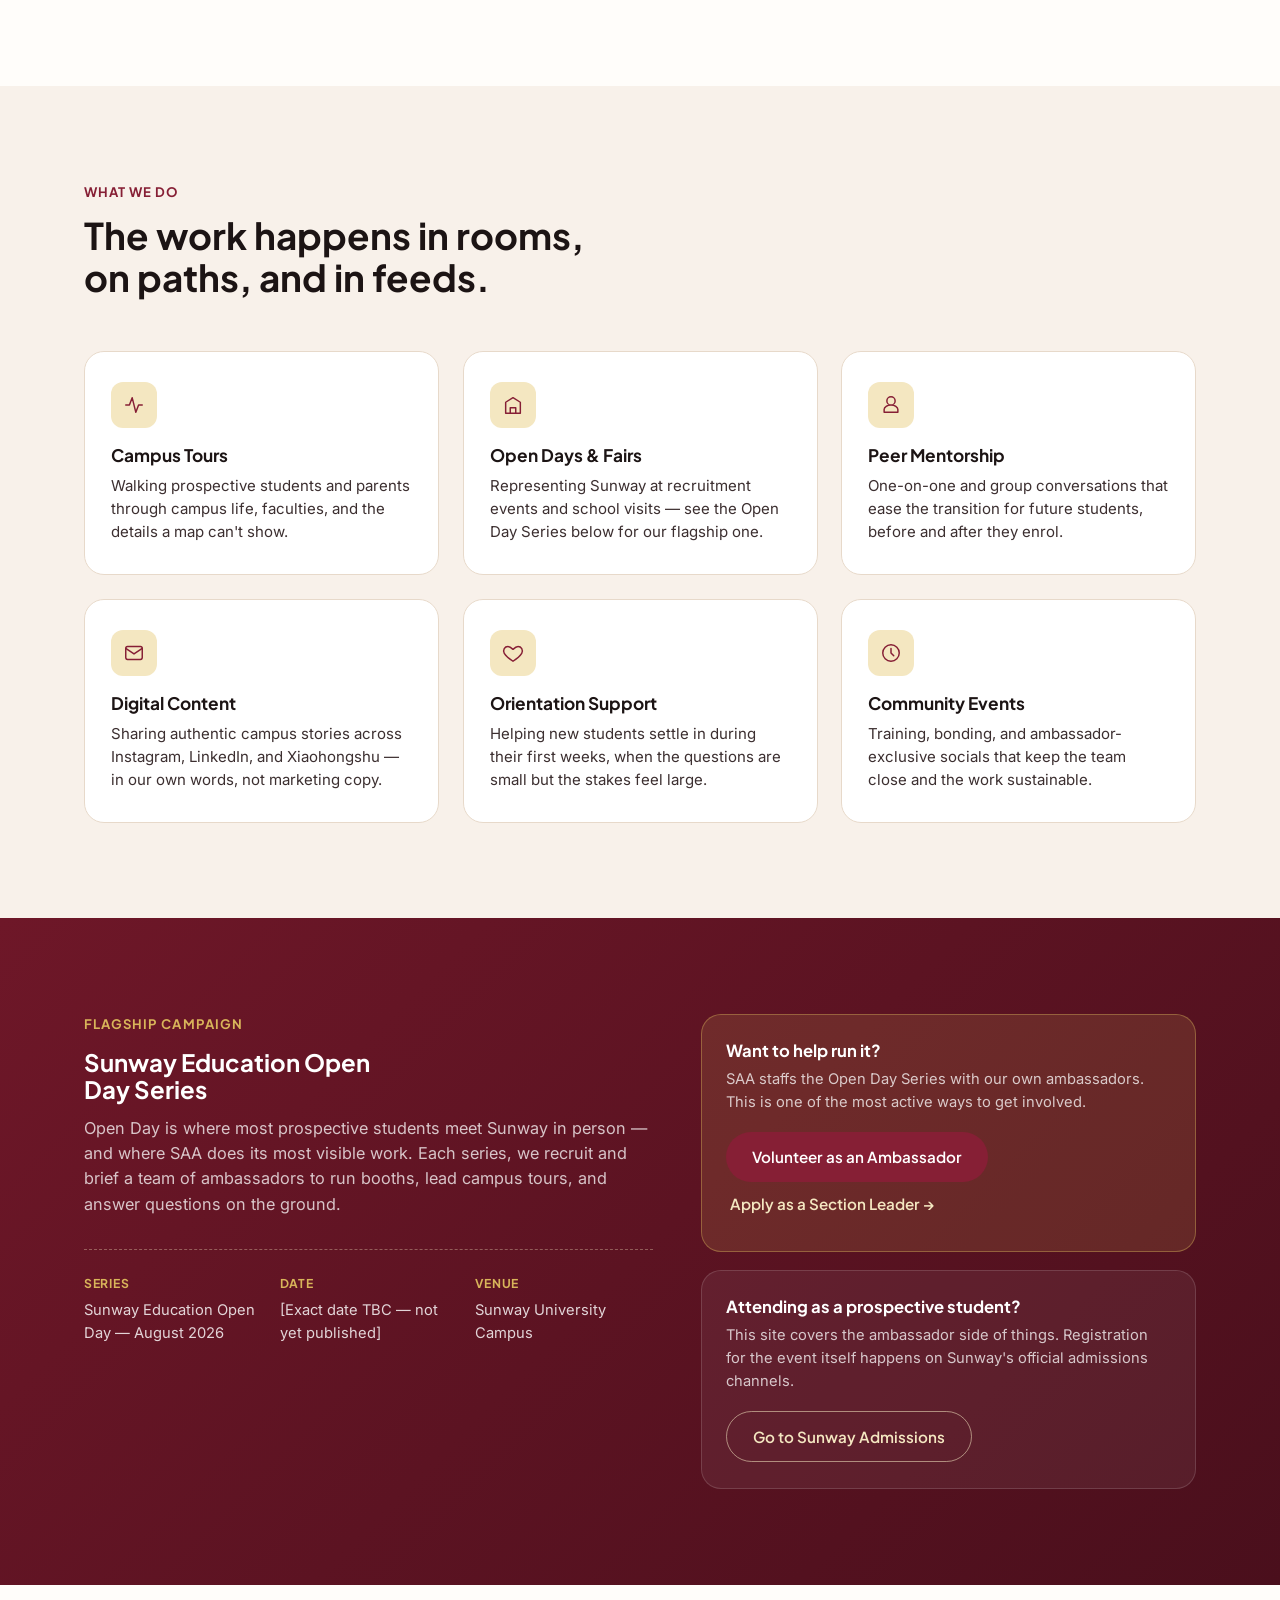
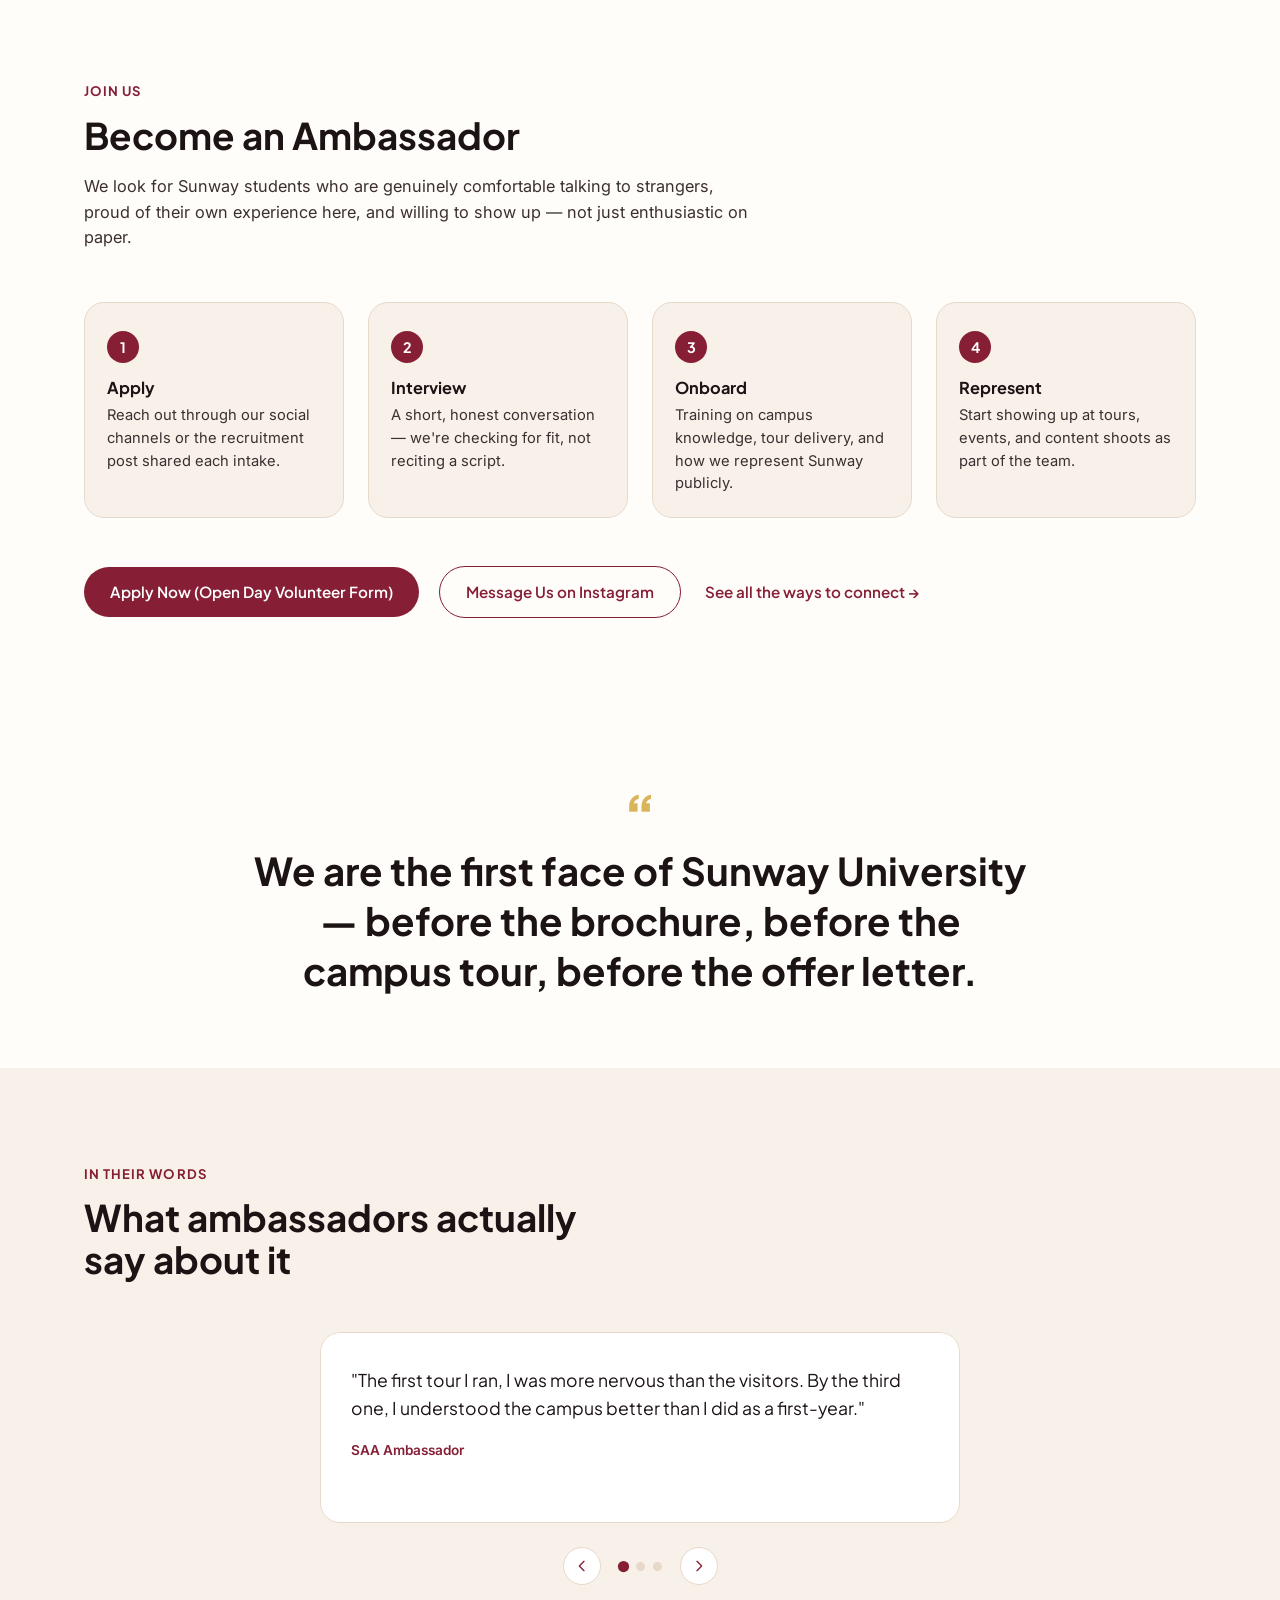
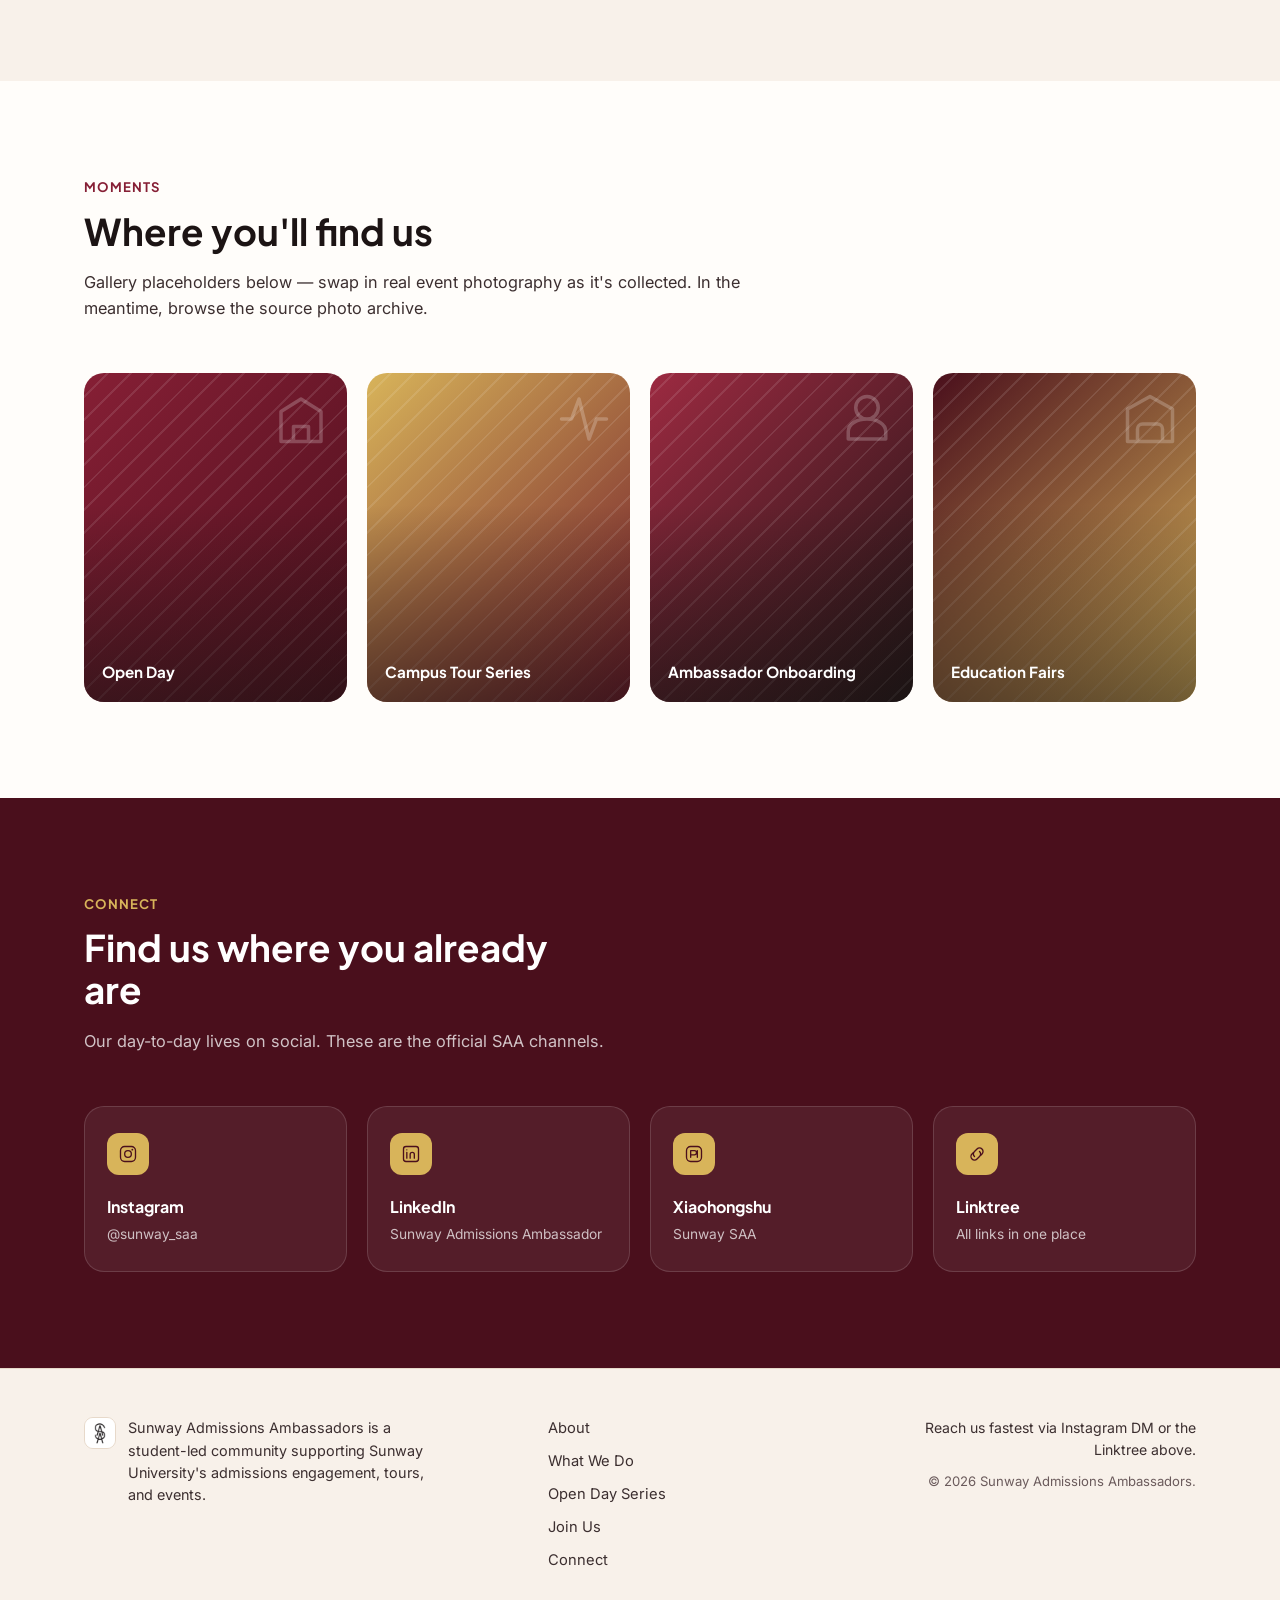
<file: docs/index.html>
<!DOCTYPE html>
<html lang="en">
<head>
<meta charset="UTF-8">
<meta name="viewport" content="width=device-width, initial-scale=1.0">
<title>Sunway Admissions Ambassadors (SAA)</title>
<meta name="description" content="Sunway Admissions Ambassadors (SAA) is the student-led community that welcomes, guides, and represents Sunway University to prospective students.">
<meta property="og:title" content="Sunway Admissions Ambassadors (SAA)">
<meta property="og:description" content="The student-led community that welcomes, guides, and represents Sunway University to prospective students.">
<meta property="og:image" content="assets/logo.png">
<meta property="og:type" content="website">
<link rel="icon" type="image/png" href="assets/favicon.png">
<link rel="preconnect" href="https://fonts.googleapis.com">
<link rel="preconnect" href="https://fonts.gstatic.com" crossorigin>
<link href="https://fonts.googleapis.com/css2?family=Plus+Jakarta+Sans:wght@400;500;600;700;800&family=Inter:wght@400;500;600&display=swap" rel="stylesheet">
<link rel="stylesheet" href="css/styles.css">
</head>
<body>

<a class="skip-link" href="#main">Skip to content</a>

<header class="site-header" id="siteHeader">
  <div class="wrap header-inner">
    <a class="brand" href="#top" aria-label="Sunway Admissions Ambassadors home">
      <span class="brand-mark" aria-hidden="true">
        <img class="brand-mark-img" src="assets/favicon.png" width="36" height="36" alt="">
      </span>
      <span class="brand-text">
        <strong>Sunway Admissions</strong>
        <em>Ambassadors</em>
      </span>
    </a>

    <nav class="main-nav" id="mainNav" aria-label="Primary">
      <a class="nav-link" href="#about">About</a>
      <div class="nav-item has-dropdown">
        <a class="nav-link" href="#what-we-do">What We Do</a>
        <button class="nav-caret" type="button" aria-expanded="false" aria-label="Show What We Do programs">
          <svg viewBox="0 0 12 8" width="10" height="7"><path d="M1 1l5 5 5-5" fill="none" stroke="currentColor" stroke-width="1.6" stroke-linecap="round" stroke-linejoin="round"/></svg>
        </button>
        <div class="nav-dropdown">
          <a href="#what-we-do">Campus Tours</a>
          <a href="#what-we-do">Open Days &amp; Fairs</a>
          <a href="#what-we-do">Peer Mentorship</a>
          <a href="#what-we-do">Digital Content</a>
          <a href="#what-we-do">Orientation Support</a>
          <a href="#what-we-do">Community Events</a>
        </div>
      </div>
      <a class="nav-link" href="#open-day">Open Day Series</a>
      <a class="nav-link" href="#join">Join Us</a>
      <a class="nav-link" href="#moments">Moments</a>
      <a class="nav-link" href="#connect">Connect</a>
    </nav>

    <div class="header-actions">
      <a class="btn btn-ghost" href="https://www.instagram.com/sunway_saa" target="_blank" rel="noopener">Follow Us</a>
      <button class="nav-toggle" id="navToggle" aria-expanded="false" aria-controls="mainNav" aria-label="Toggle menu">
        <span></span><span></span><span></span>
      </button>
    </div>
  </div>
</header>

<main id="main">

  <!-- HERO -->
  <section class="hero" id="top">
    <div class="hero-glow" aria-hidden="true"></div>
    <div class="wrap hero-inner">
      <p class="eyebrow">Sunway University &middot; Student Ambassador Community</p>
      <h1>We are the first face of Sunway University.</h1>
      <p class="hero-lead">
        Sunway Admissions Ambassadors (SAA) is the student-led community that welcomes,
        guides, and represents Sunway University — on campus tours, at open days,
        and across the platforms where prospective students are already looking.
      </p>
      <div class="hero-cta">
        <a class="btn btn-primary" href="#join">Join the Community</a>
        <a class="btn btn-outline" href="#connect">See Where We Are Online</a>
      </div>
      <ul class="sr-only" aria-label="What ambassadors do">
        <li>Campus Tours</li>
        <li>Open Days</li>
        <li>Peer Mentorship</li>
        <li>Content Creation</li>
      </ul>
      <div class="hero-marquee" aria-hidden="true">
        <div class="hero-marquee-track">
          <span class="tag-pill">Campus Tours</span>
          <span class="tag-pill">Open Days</span>
          <span class="tag-pill">Peer Mentorship</span>
          <span class="tag-pill">Content Creation</span>
          <span class="tag-pill">Campus Tours</span>
          <span class="tag-pill">Open Days</span>
          <span class="tag-pill">Peer Mentorship</span>
          <span class="tag-pill">Content Creation</span>
        </div>
      </div>
    </div>
  </section>

  <!-- AT A GLANCE -->
  <section class="stat-band" aria-label="At a glance">
    <div class="wrap stat-band-inner">
      <div class="stat" data-count-to="6">
        <span class="stat-num">0</span>
        <span class="stat-label">Ambassador Programs</span>
      </div>
      <div class="stat" data-count-to="4">
        <span class="stat-num">0</span>
        <span class="stat-label">Official Channels</span>
      </div>
      <div class="stat" data-count-to="2026">
        <span class="stat-num">0</span>
        <span class="stat-label">Next Open Day Series</span>
      </div>
    </div>
  </section>

  <!-- ABOUT -->
  <section class="section" id="about">
    <div class="wrap">
      <div class="section-head">
        <p class="kicker">Who We Are</p>
        <h2>A community built on being the person you needed when you were choosing a university.</h2>
      </div>

      <div class="about-grid">
        <p class="about-lead">
          Every prospective student who visits Sunway, messages a hashtag, or sits through
          an open-day talk deserves an honest answer from someone who's actually lived
          the experience — not a brochure. That's the role SAA exists to fill: a bridge
          between the university and the students still deciding whether Sunway is right
          for them.
        </p>

        <div class="pillar-grid">
          <div class="pillar">
            <span class="pillar-num">01</span>
            <h3>Represent</h3>
            <p>We're often the first real conversation a prospective student or parent has with Sunway — at fairs, tours, and events on and off campus.</p>
          </div>
          <div class="pillar">
            <span class="pillar-num">02</span>
            <h3>Guide</h3>
            <p>From application questions to "what's it actually like here," we give direct, first-hand answers instead of generic ones.</p>
          </div>
          <div class="pillar">
            <span class="pillar-num">03</span>
            <h3>Connect</h3>
            <p>We keep the story going after the tour ends — through Instagram, LinkedIn, and the communities we run alongside it.</p>
          </div>
        </div>
      </div>
    </div>
  </section>

  <!-- WHAT WE DO -->
  <section class="section section-alt" id="what-we-do">
    <div class="wrap">
      <div class="section-head">
        <p class="kicker">What We Do</p>
        <h2>The work happens in rooms, on paths, and in feeds.</h2>
      </div>

      <div class="program-grid">

        <article class="program-card">
          <span class="program-icon" aria-hidden="true">
            <svg viewBox="0 0 24 24"><path d="M3 12h4l3-8 4 16 3-8h4" fill="none" stroke="currentColor" stroke-width="1.6" stroke-linecap="round" stroke-linejoin="round"/></svg>
          </span>
          <h3>Campus Tours</h3>
          <p>Walking prospective students and parents through campus life, faculties, and the details a map can't show.</p>
        </article>

        <article class="program-card">
          <span class="program-icon" aria-hidden="true">
            <svg viewBox="0 0 24 24"><path d="M4 21V9l8-5 8 5v12M4 21h16M9 21v-6h6v6" fill="none" stroke="currentColor" stroke-width="1.6" stroke-linecap="round" stroke-linejoin="round"/></svg>
          </span>
          <h3>Open Days &amp; Fairs</h3>
          <p>Representing Sunway at recruitment events and school visits — see the Open Day Series below for our flagship one.</p>
        </article>

        <article class="program-card">
          <span class="program-icon" aria-hidden="true">
            <svg viewBox="0 0 24 24"><path d="M12 12c2.5 0 4.5-2 4.5-4.5S14.5 3 12 3 7.5 5 7.5 7.5 9.5 12 12 12Zm0 0c-4 0-7.5 2-7.5 5v3h15v-3c0-3-3.5-5-7.5-5Z" fill="none" stroke="currentColor" stroke-width="1.6" stroke-linecap="round" stroke-linejoin="round"/></svg>
          </span>
          <h3>Peer Mentorship</h3>
          <p>One-on-one and group conversations that ease the transition for future students, before and after they enrol.</p>
        </article>

        <article class="program-card">
          <span class="program-icon" aria-hidden="true">
            <svg viewBox="0 0 24 24"><rect x="3" y="5" width="18" height="14" rx="2" fill="none" stroke="currentColor" stroke-width="1.6"/><path d="m3 7 9 6 9-6" fill="none" stroke="currentColor" stroke-width="1.6" stroke-linecap="round" stroke-linejoin="round"/></svg>
          </span>
          <h3>Digital Content</h3>
          <p>Sharing authentic campus stories across Instagram, LinkedIn, and Xiaohongshu — in our own words, not marketing copy.</p>
        </article>

        <article class="program-card">
          <span class="program-icon" aria-hidden="true">
            <svg viewBox="0 0 24 24"><path d="M12 21s-7-4.35-9.5-8.5C.5 8.5 3 5 6.5 5c2 0 3.3 1 5.5 3 2.2-2 3.5-3 5.5-3 3.5 0 6 3.5 4 7.5C19 16.65 12 21 12 21Z" fill="none" stroke="currentColor" stroke-width="1.6" stroke-linecap="round" stroke-linejoin="round"/></svg>
          </span>
          <h3>Orientation Support</h3>
          <p>Helping new students settle in during their first weeks, when the questions are small but the stakes feel large.</p>
        </article>

        <article class="program-card">
          <span class="program-icon" aria-hidden="true">
            <svg viewBox="0 0 24 24"><circle cx="12" cy="12" r="9" fill="none" stroke="currentColor" stroke-width="1.6"/><path d="M12 7v5l3 3" fill="none" stroke="currentColor" stroke-width="1.6" stroke-linecap="round" stroke-linejoin="round"/></svg>
          </span>
          <h3>Community Events</h3>
          <p>Training, bonding, and ambassador-exclusive socials that keep the team close and the work sustainable.</p>
        </article>

      </div>
    </div>
  </section>

  <!-- OPEN DAY SERIES — reusable per-intake template. See README for the
       fields to update on each new campaign cycle. -->
  <section class="section section-band" id="open-day">
    <div class="wrap">
      <div class="band-grid">

        <div class="band-copy">
          <p class="kicker light">Flagship Campaign</p>
          <h2>Sunway Education Open Day Series</h2>
          <p class="section-sub light">
            Open Day is where most prospective students meet Sunway in person —
            and where SAA does its most visible work. Each series, we recruit
            and brief a team of ambassadors to run booths, lead campus tours,
            and answer questions on the ground.
          </p>

          <!-- Update per intake — sourced from linktr.ee/sunwayadmissionambassador -->
          <dl class="band-meta">
            <div>
              <dt>Series</dt>
              <dd>Sunway Education Open Day — August 2026</dd>
            </div>
            <div>
              <dt>Date</dt>
              <dd>[Exact date TBC — not yet published]</dd>
            </div>
            <div>
              <dt>Venue</dt>
              <dd>Sunway University Campus</dd>
            </div>
          </dl>
        </div>

        <div class="audience-grid">
          <div class="audience-card audience-primary">
            <h3>Want to help run it?</h3>
            <p>SAA staffs the Open Day Series with our own ambassadors. This is one of the most active ways to get involved.</p>
            <a class="btn btn-primary" href="https://forms.gle/u4fjiJt9wT9HAtJ68" target="_blank" rel="noopener">Volunteer as an Ambassador</a>
            <a class="btn btn-text btn-on-dark" href="https://forms.gle/GNQfNoEVJJDTGpT39" target="_blank" rel="noopener">Apply as a Section Leader &rarr;</a>
          </div>
          <div class="audience-card">
            <h3>Attending as a prospective student?</h3>
            <p>This site covers the ambassador side of things. Registration for the event itself happens on Sunway's official admissions channels.</p>
            <!-- TODO: replace with the exact Open Day registration URL once Sunway Admissions publishes one -->
            <a class="btn btn-outline btn-on-dark" href="https://www.sunway.edu.my" target="_blank" rel="noopener">Go to Sunway Admissions</a>
          </div>
        </div>

      </div>
    </div>
  </section>

  <!-- JOIN -->
  <section class="section" id="join">
    <div class="wrap">
      <div class="section-head">
        <p class="kicker">Join Us</p>
        <h2>Become an Ambassador</h2>
        <p class="section-sub">
          We look for Sunway students who are genuinely comfortable talking to strangers,
          proud of their own experience here, and willing to show up — not just enthusiastic
          on paper.
        </p>
      </div>

      <ol class="process">
        <li>
          <span class="process-step">1</span>
          <h3>Apply</h3>
          <p>Reach out through our social channels or the recruitment post shared each intake.</p>
        </li>
        <li>
          <span class="process-step">2</span>
          <h3>Interview</h3>
          <p>A short, honest conversation — we're checking for fit, not reciting a script.</p>
        </li>
        <li>
          <span class="process-step">3</span>
          <h3>Onboard</h3>
          <p>Training on campus knowledge, tour delivery, and how we represent Sunway publicly.</p>
        </li>
        <li>
          <span class="process-step">4</span>
          <h3>Represent</h3>
          <p>Start showing up at tours, events, and content shoots as part of the team.</p>
        </li>
      </ol>

      <div class="join-cta">
        <a class="btn btn-primary" href="https://forms.gle/u4fjiJt9wT9HAtJ68" target="_blank" rel="noopener">Apply Now (Open Day Volunteer Form)</a>
        <a class="btn btn-outline" href="https://www.instagram.com/sunway_saa" target="_blank" rel="noopener">Message Us on Instagram</a>
        <a class="btn btn-text" href="https://linktr.ee/sunwayadmissionambassador" target="_blank" rel="noopener">See all the ways to connect &rarr;</a>
      </div>
    </div>
  </section>

  <!-- PULL QUOTE BREAK -->
  <section class="pull-quote">
    <div class="wrap">
      <p class="pull-quote-mark" aria-hidden="true">&ldquo;</p>
      <p class="pull-quote-text">We are the first face of Sunway University — before the brochure, before the campus tour, before the offer letter.</p>
    </div>
  </section>

  <!-- VOICES -->
  <section class="section section-alt" id="voices">
    <div class="wrap">
      <div class="section-head">
        <p class="kicker">In Their Words</p>
        <h2>What ambassadors actually say about it</h2>
      </div>

      <!-- Placeholder quotes — replace with real ambassador testimonials once collected. -->
      <div class="quote-carousel" data-carousel>
        <div class="quote-track">
          <blockquote class="quote-card">
            <p>"The first tour I ran, I was more nervous than the visitors. By the third one, I understood the campus better than I did as a first-year."</p>
            <footer>SAA Ambassador</footer>
          </blockquote>
          <blockquote class="quote-card">
            <p>"Half the job is just remembering what it felt like to not know anything about Sunway yet, and answering from there."</p>
            <footer>SAA Ambassador</footer>
          </blockquote>
          <blockquote class="quote-card">
            <p>"It's the one commitment on campus where the people you meet at an open day sometimes message you a year later to say they enrolled."</p>
            <footer>SAA Ambassador</footer>
          </blockquote>
        </div>
        <div class="carousel-controls">
          <button class="carousel-btn" type="button" data-carousel-prev aria-label="Previous testimonial">
            <svg viewBox="0 0 24 24" width="16" height="16"><path d="M15 5l-7 7 7 7" fill="none" stroke="currentColor" stroke-width="2" stroke-linecap="round" stroke-linejoin="round"/></svg>
          </button>
          <div class="carousel-dots" role="tablist" aria-label="Testimonial navigation">
            <button class="carousel-dot" type="button" data-carousel-dot="0" role="tab" aria-label="Testimonial 1" aria-selected="true"></button>
            <button class="carousel-dot" type="button" data-carousel-dot="1" role="tab" aria-label="Testimonial 2" aria-selected="false"></button>
            <button class="carousel-dot" type="button" data-carousel-dot="2" role="tab" aria-label="Testimonial 3" aria-selected="false"></button>
          </div>
          <button class="carousel-btn" type="button" data-carousel-next aria-label="Next testimonial">
            <svg viewBox="0 0 24 24" width="16" height="16"><path d="M9 5l7 7-7 7" fill="none" stroke="currentColor" stroke-width="2" stroke-linecap="round" stroke-linejoin="round"/></svg>
          </button>
        </div>
      </div>
    </div>
  </section>

  <!-- MOMENTS / GALLERY -->
  <section class="section" id="moments">
    <div class="wrap">
      <div class="section-head">
        <p class="kicker">Moments</p>
        <h2>Where you'll find us</h2>
        <p class="section-sub">
          Gallery placeholders below — swap in real event photography as it's collected.
          In the meantime, browse the
          <a href="https://drive.google.com/drive/folders/13cStueIRuJmCo4lepRwgY5RCJw1iyc?usp=sharing" target="_blank" rel="noopener">source photo archive</a>.
        </p>
      </div>

      <div class="moments-grid">
        <figure class="moment-card moment-a">
          <span class="moment-icon" aria-hidden="true">
            <svg viewBox="0 0 24 24"><path d="M4 21V9l8-5 8 5v12M4 21h16M9 21v-6h6v6" fill="none" stroke="currentColor" stroke-width="1.4" stroke-linecap="round" stroke-linejoin="round"/></svg>
          </span>
          <figcaption>Open Day</figcaption>
        </figure>
        <figure class="moment-card moment-b">
          <span class="moment-icon" aria-hidden="true">
            <svg viewBox="0 0 24 24"><path d="M3 12h4l3-8 4 16 3-8h4" fill="none" stroke="currentColor" stroke-width="1.4" stroke-linecap="round" stroke-linejoin="round"/></svg>
          </span>
          <figcaption>Campus Tour Series</figcaption>
        </figure>
        <figure class="moment-card moment-c">
          <span class="moment-icon" aria-hidden="true">
            <svg viewBox="0 0 24 24"><path d="M12 12c2.5 0 4.5-2 4.5-4.5S14.5 3 12 3 7.5 5 7.5 7.5 9.5 12 12 12Zm0 0c-4 0-7.5 2-7.5 5v3h15v-3c0-3-3.5-5-7.5-5Z" fill="none" stroke="currentColor" stroke-width="1.4" stroke-linecap="round" stroke-linejoin="round"/></svg>
          </span>
          <figcaption>Ambassador Onboarding</figcaption>
        </figure>
        <figure class="moment-card moment-d">
          <span class="moment-icon" aria-hidden="true">
            <svg viewBox="0 0 24 24"><path d="M3 21V8l9-5 9 5v13M3 21h18M7 21v-5a2 2 0 0 1 2-2h6a2 2 0 0 1 2 2v5" fill="none" stroke="currentColor" stroke-width="1.4" stroke-linecap="round" stroke-linejoin="round"/></svg>
          </span>
          <figcaption>Education Fairs</figcaption>
        </figure>
      </div>
    </div>
  </section>

  <!-- CONNECT -->
  <section class="section section-dark" id="connect">
    <div class="wrap">
      <div class="section-head">
        <p class="kicker light">Connect</p>
        <h2>Find us where you already are</h2>
        <p class="section-sub light">
          Our day-to-day lives on social. These are the official SAA channels.
        </p>
      </div>

      <div class="social-grid">

        <a class="social-card" href="https://www.instagram.com/sunway_saa" target="_blank" rel="noopener">
          <span class="social-icon" aria-hidden="true">
            <svg viewBox="0 0 24 24"><rect x="3" y="3" width="18" height="18" rx="5" fill="none" stroke="currentColor" stroke-width="1.6"/><circle cx="12" cy="12" r="4" fill="none" stroke="currentColor" stroke-width="1.6"/><circle cx="17.2" cy="6.8" r="1.1" fill="currentColor"/></svg>
          </span>
          <span class="social-name">Instagram</span>
          <span class="social-handle">@sunway_saa</span>
        </a>

        <a class="social-card" href="https://www.linkedin.com/company/sunway-admissions-ambassador/" target="_blank" rel="noopener">
          <span class="social-icon" aria-hidden="true">
            <svg viewBox="0 0 24 24"><rect x="3" y="3" width="18" height="18" rx="3" fill="none" stroke="currentColor" stroke-width="1.6"/><path d="M7 10v7M7 7v.01M11 17v-4.5c0-1.5 1-2.5 2.5-2.5S16 11 16 12.5V17" fill="none" stroke="currentColor" stroke-width="1.6" stroke-linecap="round"/></svg>
          </span>
          <span class="social-name">LinkedIn</span>
          <span class="social-handle">Sunway Admissions Ambassador</span>
        </a>

        <a class="social-card" href="https://www.xiaohongshu.com/user/profile/60d4b500000000000100b4c3" target="_blank" rel="noopener">
          <span class="social-icon" aria-hidden="true">
            <svg viewBox="0 0 24 24"><rect x="3" y="3" width="18" height="18" rx="5" fill="none" stroke="currentColor" stroke-width="1.6"/><path d="M8 8v8M8 8h4.5a2.5 2.5 0 0 1 0 5H8m8-5v8" fill="none" stroke="currentColor" stroke-width="1.6" stroke-linecap="round" stroke-linejoin="round"/></svg>
          </span>
          <span class="social-name">Xiaohongshu</span>
          <span class="social-handle">Sunway SAA</span>
        </a>

        <a class="social-card" href="https://linktr.ee/sunwayadmissionambassador" target="_blank" rel="noopener">
          <span class="social-icon" aria-hidden="true">
            <svg viewBox="0 0 24 24"><path d="M9 15a4 4 0 0 1 0-6l3-3a4 4 0 0 1 6 6l-1.5 1.5" fill="none" stroke="currentColor" stroke-width="1.6" stroke-linecap="round" stroke-linejoin="round"/><path d="M15 9a4 4 0 0 1 0 6l-3 3a4 4 0 0 1-6-6l1.5-1.5" fill="none" stroke="currentColor" stroke-width="1.6" stroke-linecap="round" stroke-linejoin="round"/></svg>
          </span>
          <span class="social-name">Linktree</span>
          <span class="social-handle">All links in one place</span>
        </a>

      </div>
    </div>
  </section>

</main>

<footer class="site-footer">
  <div class="wrap footer-inner">
    <div class="footer-brand">
      <span class="brand-mark" aria-hidden="true">
        <img class="brand-mark-img" src="assets/favicon.png" width="32" height="32" alt="">
      </span>
      <p>Sunway Admissions Ambassadors is a student-led community supporting Sunway University's admissions engagement, tours, and events.</p>
    </div>

    <nav class="footer-nav" aria-label="Footer">
      <a href="#about">About</a>
      <a href="#what-we-do">What We Do</a>
      <a href="#open-day">Open Day Series</a>
      <a href="#join">Join Us</a>
      <a href="#connect">Connect</a>
    </nav>

    <div class="footer-meta">
      <!-- TODO: replace with an official SAA contact email once available -->
      <p class="footer-contact">Reach us fastest via Instagram DM or the Linktree above.</p>
      <p class="footer-copy">&copy; <span id="year"></span> Sunway Admissions Ambassadors.</p>
    </div>
  </div>
</footer>

<script src="js/main.js"></script>
</body>
</html>
</file>
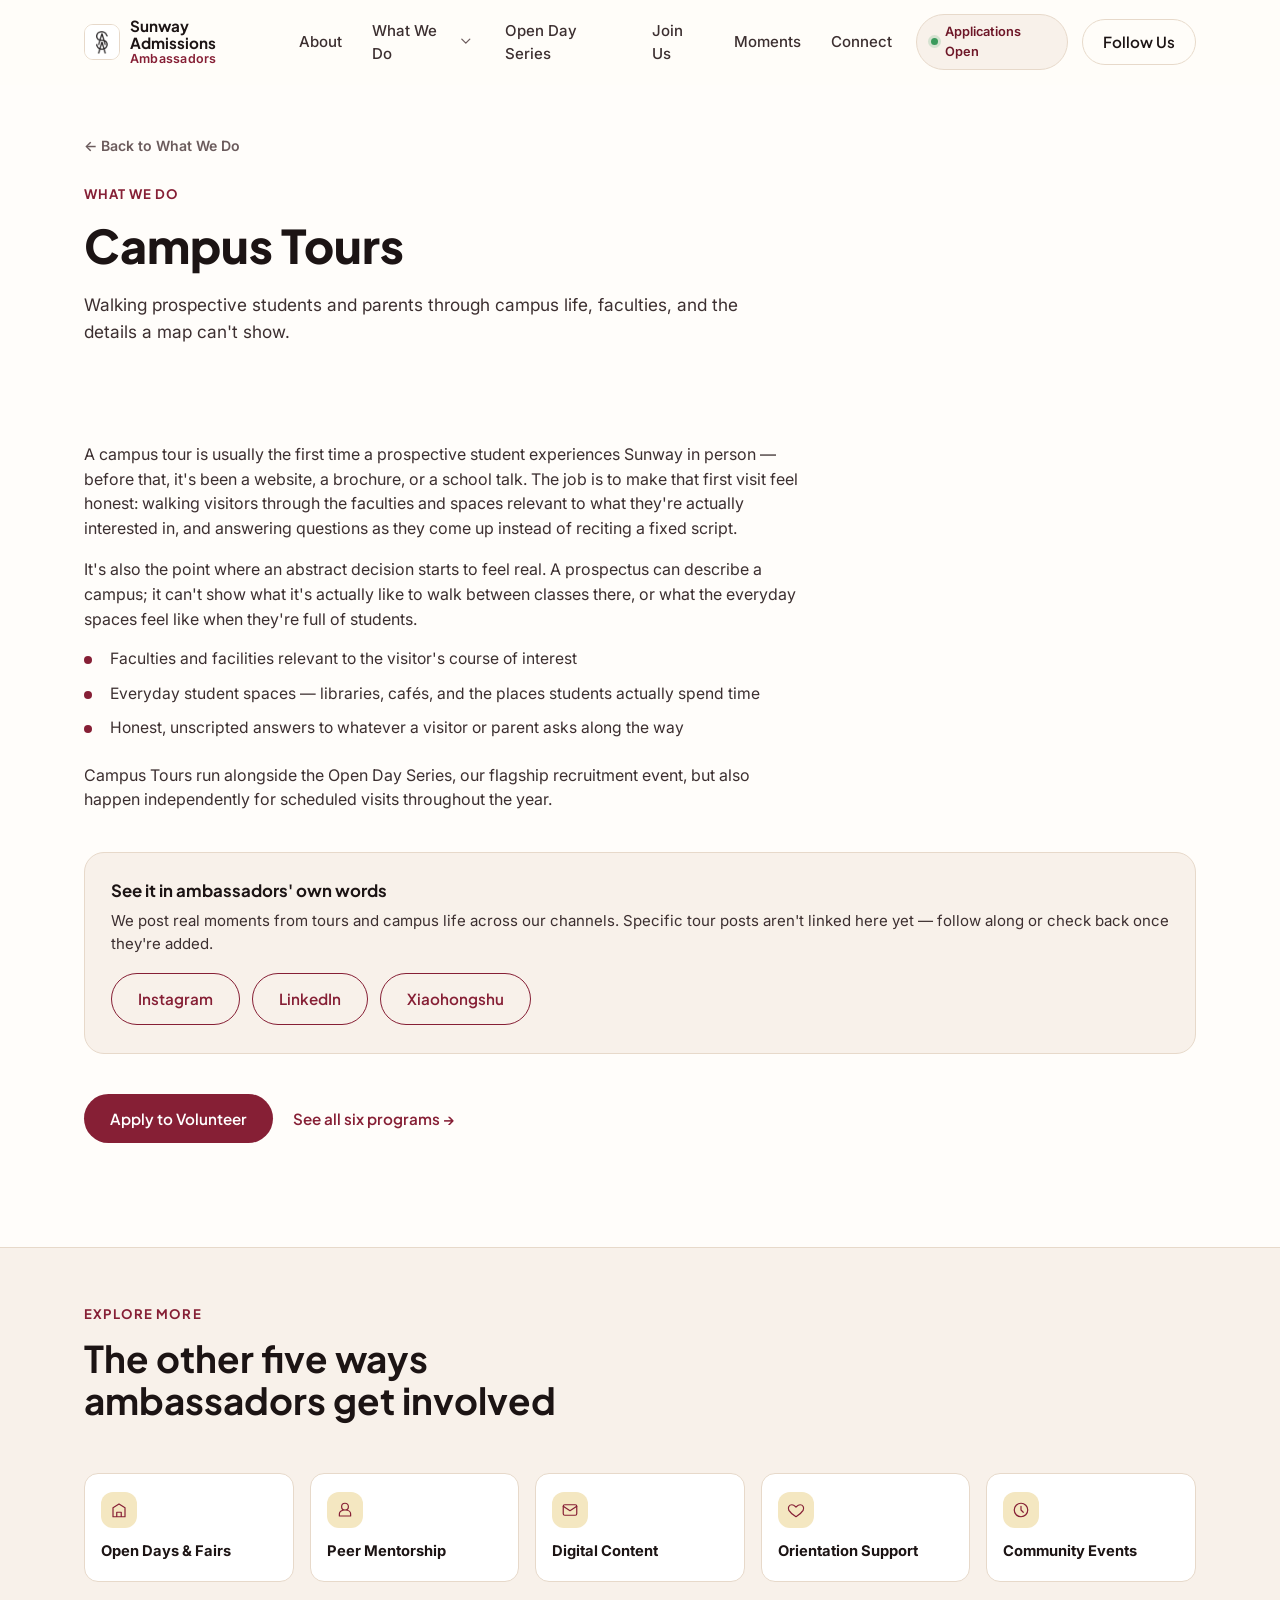
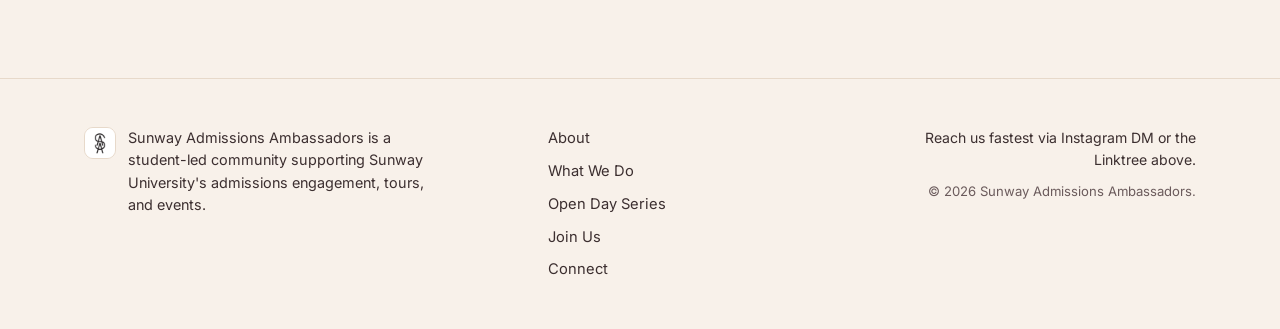
<file: programs/campus-tours.html>
<!DOCTYPE html>
<html lang="en">
<head>
<meta charset="UTF-8">
<meta name="viewport" content="width=device-width, initial-scale=1.0">
<title>Campus Tours — Sunway Admissions Ambassadors (SAA)</title>
<meta name="description" content="Campus Tours: walking prospective students and parents through campus life, faculties, and the details a map can't show — one of six SAA ambassador programs.">
<meta property="og:title" content="Campus Tours — Sunway Admissions Ambassadors (SAA)">
<meta property="og:description" content="Walking prospective students and parents through campus life, faculties, and the details a map can't show.">
<meta property="og:image" content="../assets/logo.png">
<meta property="og:type" content="website">
<link rel="icon" type="image/png" href="../assets/favicon.png">
<link rel="preconnect" href="https://fonts.googleapis.com">
<link rel="preconnect" href="https://fonts.gstatic.com" crossorigin>
<link href="https://fonts.googleapis.com/css2?family=Plus+Jakarta+Sans:wght@400;500;600;700;800&family=Inter:wght@400;500;600&display=swap" rel="stylesheet">
<link rel="stylesheet" href="../css/styles.css">
</head>
<body>

<a class="skip-link" href="#main">Skip to content</a>

<header class="site-header" id="siteHeader">
  <div class="wrap header-inner">
    <a class="brand" href="../index.html#top" aria-label="Sunway Admissions Ambassadors home">
      <span class="brand-mark" aria-hidden="true">
        <img class="brand-mark-img" src="../assets/favicon.png" width="36" height="36" alt="">
      </span>
      <span class="brand-text">
        <strong>Sunway Admissions</strong>
        <em>Ambassadors</em>
      </span>
    </a>

    <nav class="main-nav" id="mainNav" aria-label="Primary">
      <a class="nav-link" href="../index.html#about">About</a>
      <div class="nav-item has-dropdown">
        <a class="nav-link" href="../index.html#what-we-do">What We Do</a>
        <button class="nav-caret" type="button" aria-expanded="false" aria-label="Show What We Do programs">
          <svg viewBox="0 0 12 8" width="10" height="7"><path d="M1 1l5 5 5-5" fill="none" stroke="currentColor" stroke-width="1.6" stroke-linecap="round" stroke-linejoin="round"/></svg>
        </button>
        <div class="nav-dropdown">
          <a href="campus-tours.html">Campus Tours</a>
          <a href="open-days-fairs.html">Open Days &amp; Fairs</a>
          <a href="peer-mentorship.html">Peer Mentorship</a>
          <a href="digital-content.html">Digital Content</a>
          <a href="orientation-support.html">Orientation Support</a>
          <a href="community-events.html">Community Events</a>
        </div>
      </div>
      <a class="nav-link" href="../index.html#open-day">Open Day Series</a>
      <a class="nav-link" href="../index.html#join">Join Us</a>
      <a class="nav-link" href="../index.html#moments">Moments</a>
      <a class="nav-link" href="../index.html#connect">Connect</a>
    </nav>

    <div class="header-actions">
      <a class="status-pill" href="https://forms.gle/u4fjiJt9wT9HAtJ68" target="_blank" rel="noopener">
        <span class="status-dot" aria-hidden="true"></span>
        <span class="status-pill-text">Applications Open</span>
      </a>
      <a class="btn btn-ghost" href="https://www.instagram.com/sunway_saa" target="_blank" rel="noopener">Follow Us</a>
      <button class="nav-toggle" id="navToggle" aria-expanded="false" aria-controls="mainNav" aria-label="Toggle menu">
        <span></span><span></span><span></span>
      </button>
    </div>
  </div>
</header>

<main id="main">

  <section class="section program-hero">
    <div class="wrap">
      <a class="breadcrumb" href="../index.html#what-we-do">&larr; Back to What We Do</a>
      <p class="kicker">What We Do</p>
      <h1>Campus Tours</h1>
      <p class="program-hero-lead">Walking prospective students and parents through campus life, faculties, and the details a map can't show.</p>
    </div>
  </section>

  <section class="section">
    <div class="wrap">
      <div class="program-body">
        <p>A campus tour is usually the first time a prospective student experiences Sunway in person — before that, it's been a website, a brochure, or a school talk. The job is to make that first visit feel honest: walking visitors through the faculties and spaces relevant to what they're actually interested in, and answering questions as they come up instead of reciting a fixed script.</p>
        <p>It's also the point where an abstract decision starts to feel real. A prospectus can describe a campus; it can't show what it's actually like to walk between classes there, or what the everyday spaces feel like when they're full of students.</p>

        <ul>
          <li>Faculties and facilities relevant to the visitor's course of interest</li>
          <li>Everyday student spaces — libraries, cafés, and the places students actually spend time</li>
          <li>Honest, unscripted answers to whatever a visitor or parent asks along the way</li>
        </ul>

        <p>Campus Tours run alongside the <a href="../index.html#open-day">Open Day Series</a>, our flagship recruitment event, but also happen independently for scheduled visits throughout the year.</p>
      </div>

      <div class="social-callout">
        <h3>See it in ambassadors' own words</h3>
        <p>We post real moments from tours and campus life across our channels. Specific tour posts aren't linked here yet — follow along or check back once they're added.</p>
        <div class="social-callout-links">
          <a class="btn btn-outline" href="https://www.instagram.com/sunway_saa" target="_blank" rel="noopener">Instagram</a>
          <a class="btn btn-outline" href="https://www.linkedin.com/company/sunway-admissions-ambassador/" target="_blank" rel="noopener">LinkedIn</a>
          <a class="btn btn-outline" href="https://www.xiaohongshu.com/user/profile/60d4b500000000000100b4c3" target="_blank" rel="noopener">Xiaohongshu</a>
        </div>
      </div>

      <div class="program-cta">
        <a class="btn btn-primary" href="https://forms.gle/u4fjiJt9wT9HAtJ68" target="_blank" rel="noopener">Apply to Volunteer</a>
        <a class="btn btn-text" href="../index.html#what-we-do">See all six programs &rarr;</a>
      </div>
    </div>
  </section>

  <section class="section section-alt related-programs">
    <div class="wrap">
      <div class="section-head">
        <p class="kicker">Explore More</p>
        <h2>The other five ways ambassadors get involved</h2>
      </div>
      <div class="related-grid">
        <a class="related-card" href="open-days-fairs.html">
          <span class="program-icon" aria-hidden="true">
            <svg viewBox="0 0 24 24"><path d="M4 21V9l8-5 8 5v12M4 21h16M9 21v-6h6v6" fill="none" stroke="currentColor" stroke-width="1.6" stroke-linecap="round" stroke-linejoin="round"/></svg>
          </span>
          <h4>Open Days &amp; Fairs</h4>
        </a>
        <a class="related-card" href="peer-mentorship.html">
          <span class="program-icon" aria-hidden="true">
            <svg viewBox="0 0 24 24"><path d="M12 12c2.5 0 4.5-2 4.5-4.5S14.5 3 12 3 7.5 5 7.5 7.5 9.5 12 12 12Zm0 0c-4 0-7.5 2-7.5 5v3h15v-3c0-3-3.5-5-7.5-5Z" fill="none" stroke="currentColor" stroke-width="1.6" stroke-linecap="round" stroke-linejoin="round"/></svg>
          </span>
          <h4>Peer Mentorship</h4>
        </a>
        <a class="related-card" href="digital-content.html">
          <span class="program-icon" aria-hidden="true">
            <svg viewBox="0 0 24 24"><rect x="3" y="5" width="18" height="14" rx="2" fill="none" stroke="currentColor" stroke-width="1.6"/><path d="m3 7 9 6 9-6" fill="none" stroke="currentColor" stroke-width="1.6" stroke-linecap="round" stroke-linejoin="round"/></svg>
          </span>
          <h4>Digital Content</h4>
        </a>
        <a class="related-card" href="orientation-support.html">
          <span class="program-icon" aria-hidden="true">
            <svg viewBox="0 0 24 24"><path d="M12 21s-7-4.35-9.5-8.5C.5 8.5 3 5 6.5 5c2 0 3.3 1 5.5 3 2.2-2 3.5-3 5.5-3 3.5 0 6 3.5 4 7.5C19 16.65 12 21 12 21Z" fill="none" stroke="currentColor" stroke-width="1.6" stroke-linecap="round" stroke-linejoin="round"/></svg>
          </span>
          <h4>Orientation Support</h4>
        </a>
        <a class="related-card" href="community-events.html">
          <span class="program-icon" aria-hidden="true">
            <svg viewBox="0 0 24 24"><circle cx="12" cy="12" r="9" fill="none" stroke="currentColor" stroke-width="1.6"/><path d="M12 7v5l3 3" fill="none" stroke="currentColor" stroke-width="1.6" stroke-linecap="round" stroke-linejoin="round"/></svg>
          </span>
          <h4>Community Events</h4>
        </a>
      </div>
    </div>
  </section>

</main>

<footer class="site-footer">
  <div class="wrap footer-inner">
    <div class="footer-brand">
      <span class="brand-mark" aria-hidden="true">
        <img class="brand-mark-img" src="../assets/favicon.png" width="32" height="32" alt="">
      </span>
      <p>Sunway Admissions Ambassadors is a student-led community supporting Sunway University's admissions engagement, tours, and events.</p>
    </div>

    <nav class="footer-nav" aria-label="Footer">
      <a href="../index.html#about">About</a>
      <a href="../index.html#what-we-do">What We Do</a>
      <a href="../index.html#open-day">Open Day Series</a>
      <a href="../index.html#join">Join Us</a>
      <a href="../index.html#connect">Connect</a>
    </nav>

    <div class="footer-meta">
      <p class="footer-contact">Reach us fastest via Instagram DM or the Linktree above.</p>
      <p class="footer-copy">&copy; <span id="year"></span> Sunway Admissions Ambassadors.</p>
    </div>
  </div>
</footer>

<script src="../js/main.js"></script>
</body>
</html>
</file>
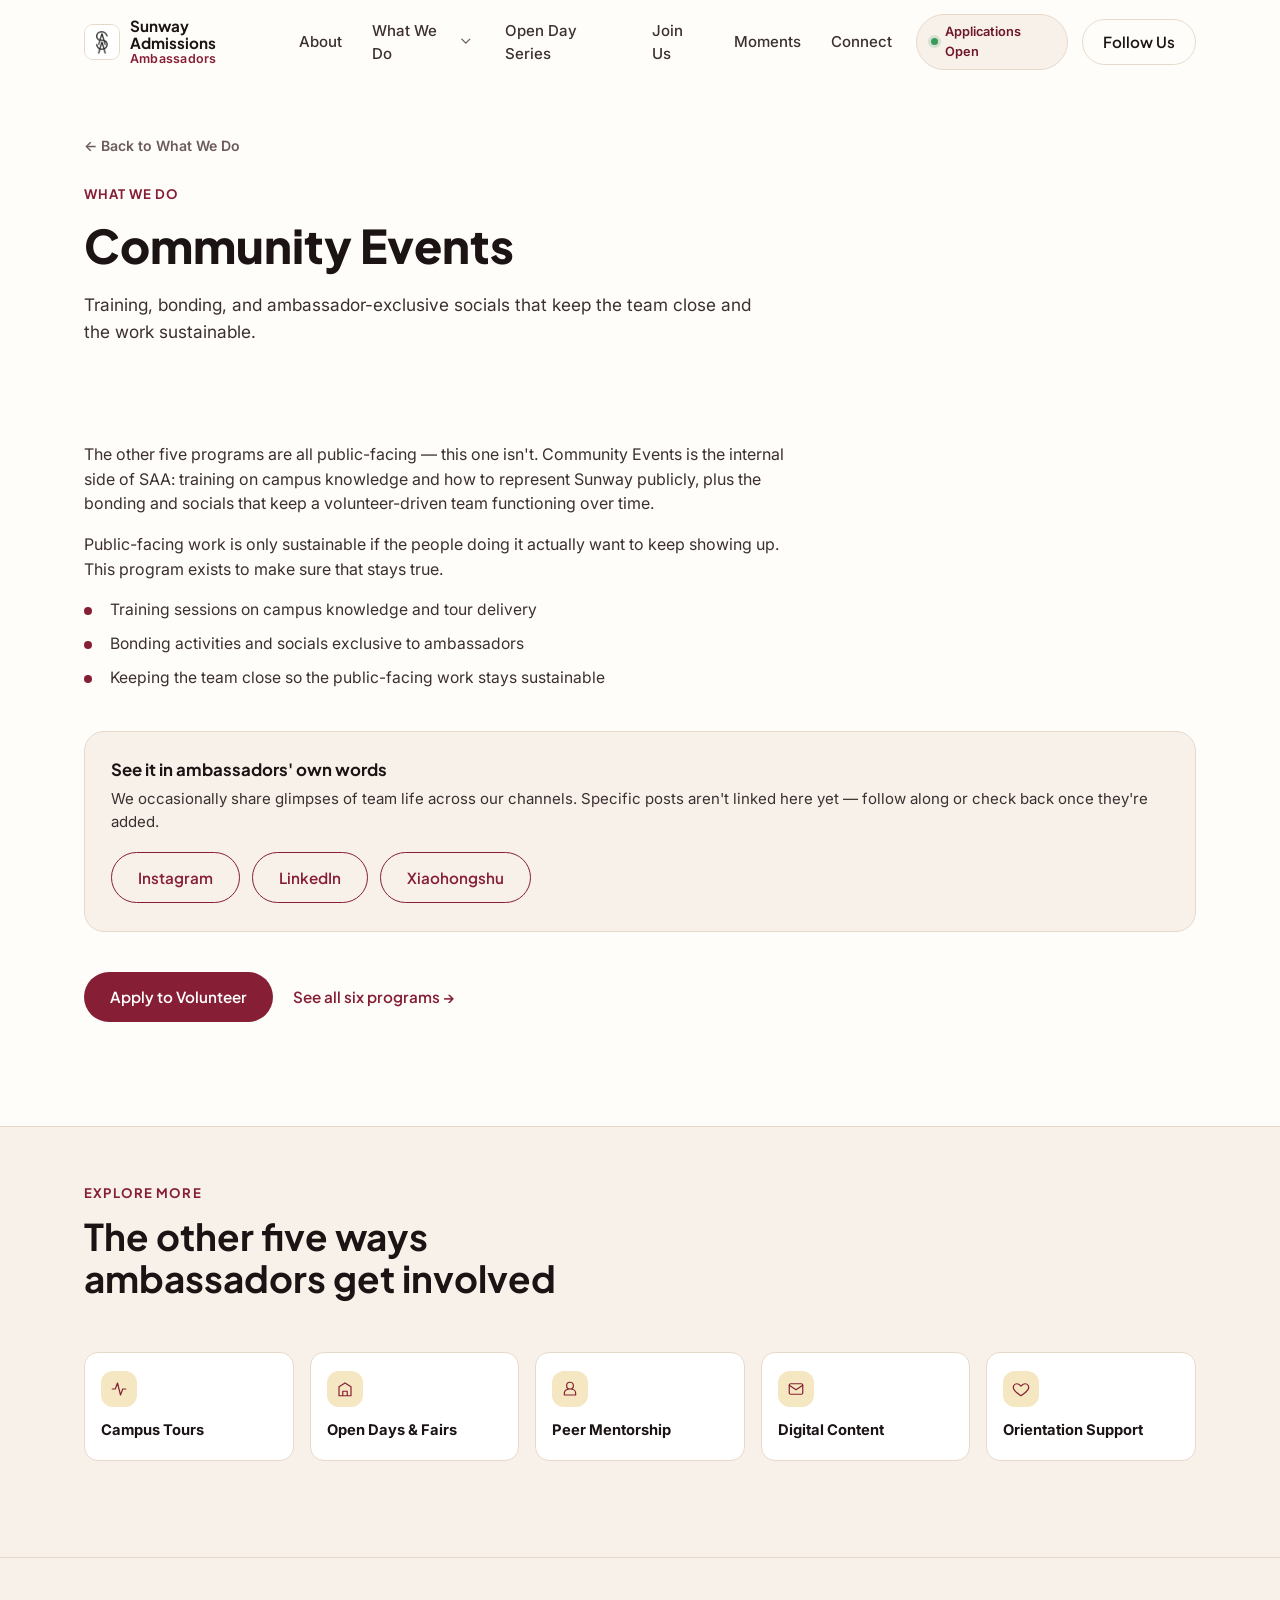
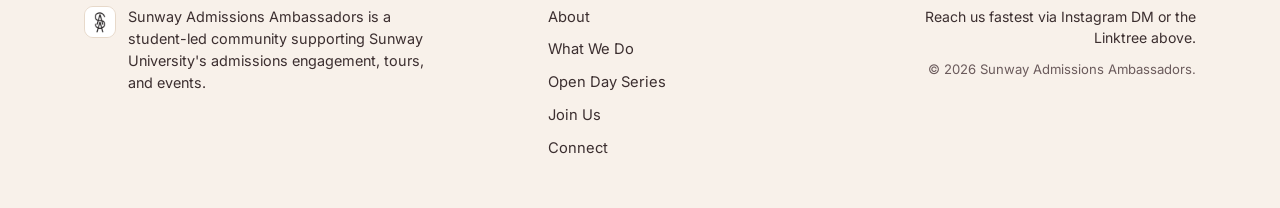
<file: programs/community-events.html>
<!DOCTYPE html>
<html lang="en">
<head>
<meta charset="UTF-8">
<meta name="viewport" content="width=device-width, initial-scale=1.0">
<title>Community Events — Sunway Admissions Ambassadors (SAA)</title>
<meta name="description" content="Community Events: training, bonding, and ambassador-exclusive socials that keep the team close — one of six SAA ambassador programs.">
<meta property="og:title" content="Community Events — Sunway Admissions Ambassadors (SAA)">
<meta property="og:description" content="Training, bonding, and ambassador-exclusive socials that keep the team close and the work sustainable.">
<meta property="og:image" content="../assets/logo.png">
<meta property="og:type" content="website">
<link rel="icon" type="image/png" href="../assets/favicon.png">
<link rel="preconnect" href="https://fonts.googleapis.com">
<link rel="preconnect" href="https://fonts.gstatic.com" crossorigin>
<link href="https://fonts.googleapis.com/css2?family=Plus+Jakarta+Sans:wght@400;500;600;700;800&family=Inter:wght@400;500;600&display=swap" rel="stylesheet">
<link rel="stylesheet" href="../css/styles.css">
</head>
<body>

<a class="skip-link" href="#main">Skip to content</a>

<header class="site-header" id="siteHeader">
  <div class="wrap header-inner">
    <a class="brand" href="../index.html#top" aria-label="Sunway Admissions Ambassadors home">
      <span class="brand-mark" aria-hidden="true">
        <img class="brand-mark-img" src="../assets/favicon.png" width="36" height="36" alt="">
      </span>
      <span class="brand-text">
        <strong>Sunway Admissions</strong>
        <em>Ambassadors</em>
      </span>
    </a>

    <nav class="main-nav" id="mainNav" aria-label="Primary">
      <a class="nav-link" href="../index.html#about">About</a>
      <div class="nav-item has-dropdown">
        <a class="nav-link" href="../index.html#what-we-do">What We Do</a>
        <button class="nav-caret" type="button" aria-expanded="false" aria-label="Show What We Do programs">
          <svg viewBox="0 0 12 8" width="10" height="7"><path d="M1 1l5 5 5-5" fill="none" stroke="currentColor" stroke-width="1.6" stroke-linecap="round" stroke-linejoin="round"/></svg>
        </button>
        <div class="nav-dropdown">
          <a href="campus-tours.html">Campus Tours</a>
          <a href="open-days-fairs.html">Open Days &amp; Fairs</a>
          <a href="peer-mentorship.html">Peer Mentorship</a>
          <a href="digital-content.html">Digital Content</a>
          <a href="orientation-support.html">Orientation Support</a>
          <a href="community-events.html">Community Events</a>
        </div>
      </div>
      <a class="nav-link" href="../index.html#open-day">Open Day Series</a>
      <a class="nav-link" href="../index.html#join">Join Us</a>
      <a class="nav-link" href="../index.html#moments">Moments</a>
      <a class="nav-link" href="../index.html#connect">Connect</a>
    </nav>

    <div class="header-actions">
      <a class="status-pill" href="https://forms.gle/u4fjiJt9wT9HAtJ68" target="_blank" rel="noopener">
        <span class="status-dot" aria-hidden="true"></span>
        <span class="status-pill-text">Applications Open</span>
      </a>
      <a class="btn btn-ghost" href="https://www.instagram.com/sunway_saa" target="_blank" rel="noopener">Follow Us</a>
      <button class="nav-toggle" id="navToggle" aria-expanded="false" aria-controls="mainNav" aria-label="Toggle menu">
        <span></span><span></span><span></span>
      </button>
    </div>
  </div>
</header>

<main id="main">

  <section class="section program-hero">
    <div class="wrap">
      <a class="breadcrumb" href="../index.html#what-we-do">&larr; Back to What We Do</a>
      <p class="kicker">What We Do</p>
      <h1>Community Events</h1>
      <p class="program-hero-lead">Training, bonding, and ambassador-exclusive socials that keep the team close and the work sustainable.</p>
    </div>
  </section>

  <section class="section">
    <div class="wrap">
      <div class="program-body">
        <p>The other five programs are all public-facing — this one isn't. Community Events is the internal side of SAA: training on campus knowledge and how to represent Sunway publicly, plus the bonding and socials that keep a volunteer-driven team functioning over time.</p>
        <p>Public-facing work is only sustainable if the people doing it actually want to keep showing up. This program exists to make sure that stays true.</p>

        <ul>
          <li>Training sessions on campus knowledge and tour delivery</li>
          <li>Bonding activities and socials exclusive to ambassadors</li>
          <li>Keeping the team close so the public-facing work stays sustainable</li>
        </ul>
      </div>

      <div class="social-callout">
        <h3>See it in ambassadors' own words</h3>
        <p>We occasionally share glimpses of team life across our channels. Specific posts aren't linked here yet — follow along or check back once they're added.</p>
        <div class="social-callout-links">
          <a class="btn btn-outline" href="https://www.instagram.com/sunway_saa" target="_blank" rel="noopener">Instagram</a>
          <a class="btn btn-outline" href="https://www.linkedin.com/company/sunway-admissions-ambassador/" target="_blank" rel="noopener">LinkedIn</a>
          <a class="btn btn-outline" href="https://www.xiaohongshu.com/user/profile/60d4b500000000000100b4c3" target="_blank" rel="noopener">Xiaohongshu</a>
        </div>
      </div>

      <div class="program-cta">
        <a class="btn btn-primary" href="https://forms.gle/u4fjiJt9wT9HAtJ68" target="_blank" rel="noopener">Apply to Volunteer</a>
        <a class="btn btn-text" href="../index.html#what-we-do">See all six programs &rarr;</a>
      </div>
    </div>
  </section>

  <section class="section section-alt related-programs">
    <div class="wrap">
      <div class="section-head">
        <p class="kicker">Explore More</p>
        <h2>The other five ways ambassadors get involved</h2>
      </div>
      <div class="related-grid">
        <a class="related-card" href="campus-tours.html">
          <span class="program-icon" aria-hidden="true">
            <svg viewBox="0 0 24 24"><path d="M3 12h4l3-8 4 16 3-8h4" fill="none" stroke="currentColor" stroke-width="1.6" stroke-linecap="round" stroke-linejoin="round"/></svg>
          </span>
          <h4>Campus Tours</h4>
        </a>
        <a class="related-card" href="open-days-fairs.html">
          <span class="program-icon" aria-hidden="true">
            <svg viewBox="0 0 24 24"><path d="M4 21V9l8-5 8 5v12M4 21h16M9 21v-6h6v6" fill="none" stroke="currentColor" stroke-width="1.6" stroke-linecap="round" stroke-linejoin="round"/></svg>
          </span>
          <h4>Open Days &amp; Fairs</h4>
        </a>
        <a class="related-card" href="peer-mentorship.html">
          <span class="program-icon" aria-hidden="true">
            <svg viewBox="0 0 24 24"><path d="M12 12c2.5 0 4.5-2 4.5-4.5S14.5 3 12 3 7.5 5 7.5 7.5 9.5 12 12 12Zm0 0c-4 0-7.5 2-7.5 5v3h15v-3c0-3-3.5-5-7.5-5Z" fill="none" stroke="currentColor" stroke-width="1.6" stroke-linecap="round" stroke-linejoin="round"/></svg>
          </span>
          <h4>Peer Mentorship</h4>
        </a>
        <a class="related-card" href="digital-content.html">
          <span class="program-icon" aria-hidden="true">
            <svg viewBox="0 0 24 24"><rect x="3" y="5" width="18" height="14" rx="2" fill="none" stroke="currentColor" stroke-width="1.6"/><path d="m3 7 9 6 9-6" fill="none" stroke="currentColor" stroke-width="1.6" stroke-linecap="round" stroke-linejoin="round"/></svg>
          </span>
          <h4>Digital Content</h4>
        </a>
        <a class="related-card" href="orientation-support.html">
          <span class="program-icon" aria-hidden="true">
            <svg viewBox="0 0 24 24"><path d="M12 21s-7-4.35-9.5-8.5C.5 8.5 3 5 6.5 5c2 0 3.3 1 5.5 3 2.2-2 3.5-3 5.5-3 3.5 0 6 3.5 4 7.5C19 16.65 12 21 12 21Z" fill="none" stroke="currentColor" stroke-width="1.6" stroke-linecap="round" stroke-linejoin="round"/></svg>
          </span>
          <h4>Orientation Support</h4>
        </a>
      </div>
    </div>
  </section>

</main>

<footer class="site-footer">
  <div class="wrap footer-inner">
    <div class="footer-brand">
      <span class="brand-mark" aria-hidden="true">
        <img class="brand-mark-img" src="../assets/favicon.png" width="32" height="32" alt="">
      </span>
      <p>Sunway Admissions Ambassadors is a student-led community supporting Sunway University's admissions engagement, tours, and events.</p>
    </div>

    <nav class="footer-nav" aria-label="Footer">
      <a href="../index.html#about">About</a>
      <a href="../index.html#what-we-do">What We Do</a>
      <a href="../index.html#open-day">Open Day Series</a>
      <a href="../index.html#join">Join Us</a>
      <a href="../index.html#connect">Connect</a>
    </nav>

    <div class="footer-meta">
      <p class="footer-contact">Reach us fastest via Instagram DM or the Linktree above.</p>
      <p class="footer-copy">&copy; <span id="year"></span> Sunway Admissions Ambassadors.</p>
    </div>
  </div>
</footer>

<script src="../js/main.js"></script>
</body>
</html>
</file>
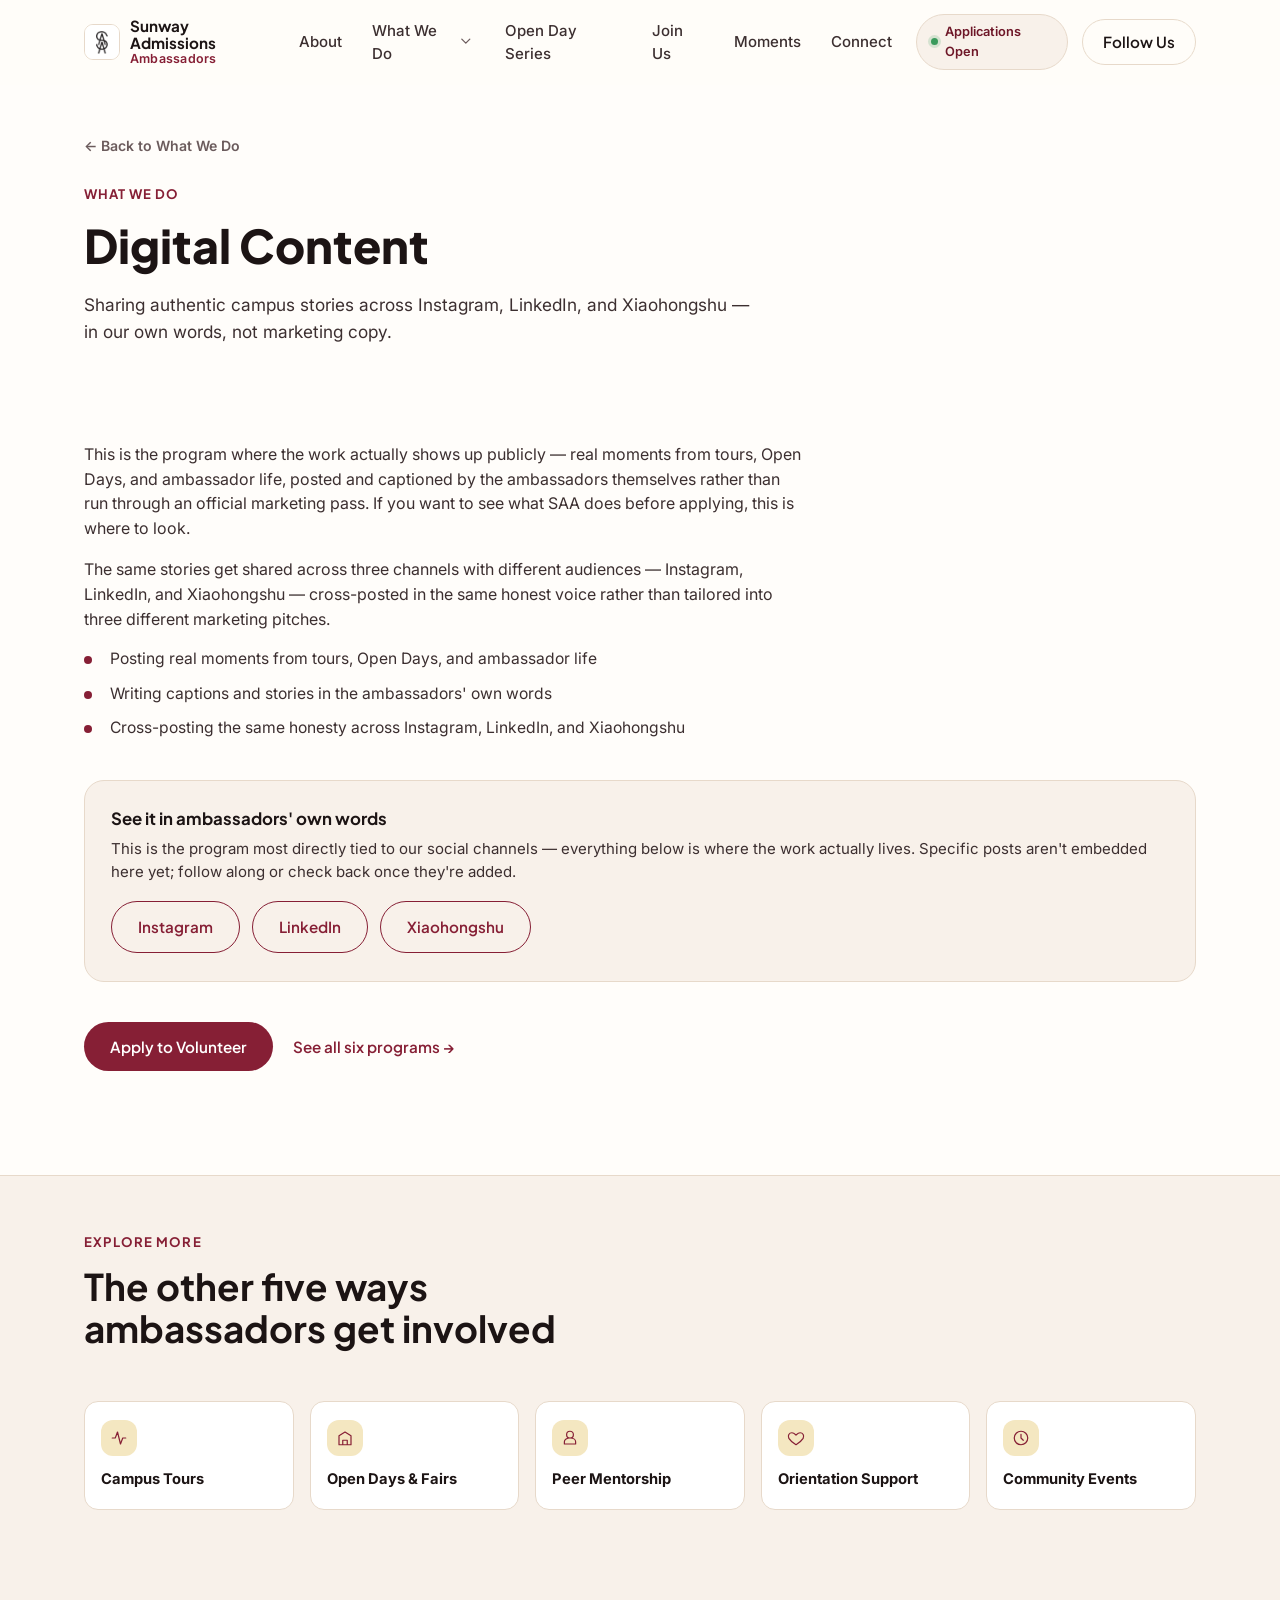
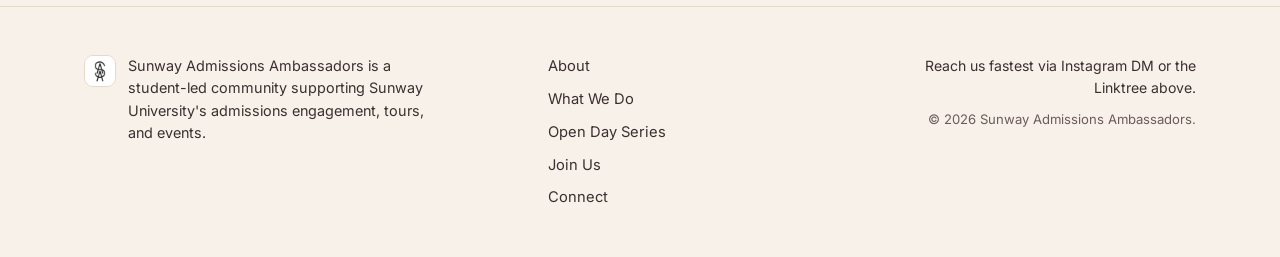
<file: programs/digital-content.html>
<!DOCTYPE html>
<html lang="en">
<head>
<meta charset="UTF-8">
<meta name="viewport" content="width=device-width, initial-scale=1.0">
<title>Digital Content — Sunway Admissions Ambassadors (SAA)</title>
<meta name="description" content="Digital Content: sharing authentic campus stories across Instagram, LinkedIn, and Xiaohongshu — one of six SAA ambassador programs.">
<meta property="og:title" content="Digital Content — Sunway Admissions Ambassadors (SAA)">
<meta property="og:description" content="Sharing authentic campus stories across Instagram, LinkedIn, and Xiaohongshu — in our own words, not marketing copy.">
<meta property="og:image" content="../assets/logo.png">
<meta property="og:type" content="website">
<link rel="icon" type="image/png" href="../assets/favicon.png">
<link rel="preconnect" href="https://fonts.googleapis.com">
<link rel="preconnect" href="https://fonts.gstatic.com" crossorigin>
<link href="https://fonts.googleapis.com/css2?family=Plus+Jakarta+Sans:wght@400;500;600;700;800&family=Inter:wght@400;500;600&display=swap" rel="stylesheet">
<link rel="stylesheet" href="../css/styles.css">
</head>
<body>

<a class="skip-link" href="#main">Skip to content</a>

<header class="site-header" id="siteHeader">
  <div class="wrap header-inner">
    <a class="brand" href="../index.html#top" aria-label="Sunway Admissions Ambassadors home">
      <span class="brand-mark" aria-hidden="true">
        <img class="brand-mark-img" src="../assets/favicon.png" width="36" height="36" alt="">
      </span>
      <span class="brand-text">
        <strong>Sunway Admissions</strong>
        <em>Ambassadors</em>
      </span>
    </a>

    <nav class="main-nav" id="mainNav" aria-label="Primary">
      <a class="nav-link" href="../index.html#about">About</a>
      <div class="nav-item has-dropdown">
        <a class="nav-link" href="../index.html#what-we-do">What We Do</a>
        <button class="nav-caret" type="button" aria-expanded="false" aria-label="Show What We Do programs">
          <svg viewBox="0 0 12 8" width="10" height="7"><path d="M1 1l5 5 5-5" fill="none" stroke="currentColor" stroke-width="1.6" stroke-linecap="round" stroke-linejoin="round"/></svg>
        </button>
        <div class="nav-dropdown">
          <a href="campus-tours.html">Campus Tours</a>
          <a href="open-days-fairs.html">Open Days &amp; Fairs</a>
          <a href="peer-mentorship.html">Peer Mentorship</a>
          <a href="digital-content.html">Digital Content</a>
          <a href="orientation-support.html">Orientation Support</a>
          <a href="community-events.html">Community Events</a>
        </div>
      </div>
      <a class="nav-link" href="../index.html#open-day">Open Day Series</a>
      <a class="nav-link" href="../index.html#join">Join Us</a>
      <a class="nav-link" href="../index.html#moments">Moments</a>
      <a class="nav-link" href="../index.html#connect">Connect</a>
    </nav>

    <div class="header-actions">
      <a class="status-pill" href="https://forms.gle/u4fjiJt9wT9HAtJ68" target="_blank" rel="noopener">
        <span class="status-dot" aria-hidden="true"></span>
        <span class="status-pill-text">Applications Open</span>
      </a>
      <a class="btn btn-ghost" href="https://www.instagram.com/sunway_saa" target="_blank" rel="noopener">Follow Us</a>
      <button class="nav-toggle" id="navToggle" aria-expanded="false" aria-controls="mainNav" aria-label="Toggle menu">
        <span></span><span></span><span></span>
      </button>
    </div>
  </div>
</header>

<main id="main">

  <section class="section program-hero">
    <div class="wrap">
      <a class="breadcrumb" href="../index.html#what-we-do">&larr; Back to What We Do</a>
      <p class="kicker">What We Do</p>
      <h1>Digital Content</h1>
      <p class="program-hero-lead">Sharing authentic campus stories across Instagram, LinkedIn, and Xiaohongshu — in our own words, not marketing copy.</p>
    </div>
  </section>

  <section class="section">
    <div class="wrap">
      <div class="program-body">
        <p>This is the program where the work actually shows up publicly — real moments from tours, Open Days, and ambassador life, posted and captioned by the ambassadors themselves rather than run through an official marketing pass. If you want to see what SAA does before applying, this is where to look.</p>
        <p>The same stories get shared across three channels with different audiences — Instagram, LinkedIn, and Xiaohongshu — cross-posted in the same honest voice rather than tailored into three different marketing pitches.</p>

        <ul>
          <li>Posting real moments from tours, Open Days, and ambassador life</li>
          <li>Writing captions and stories in the ambassadors' own words</li>
          <li>Cross-posting the same honesty across Instagram, LinkedIn, and Xiaohongshu</li>
        </ul>
      </div>

      <div class="social-callout">
        <h3>See it in ambassadors' own words</h3>
        <p>This is the program most directly tied to our social channels — everything below is where the work actually lives. Specific posts aren't embedded here yet; follow along or check back once they're added.</p>
        <div class="social-callout-links">
          <a class="btn btn-outline" href="https://www.instagram.com/sunway_saa" target="_blank" rel="noopener">Instagram</a>
          <a class="btn btn-outline" href="https://www.linkedin.com/company/sunway-admissions-ambassador/" target="_blank" rel="noopener">LinkedIn</a>
          <a class="btn btn-outline" href="https://www.xiaohongshu.com/user/profile/60d4b500000000000100b4c3" target="_blank" rel="noopener">Xiaohongshu</a>
        </div>
      </div>

      <div class="program-cta">
        <a class="btn btn-primary" href="https://forms.gle/u4fjiJt9wT9HAtJ68" target="_blank" rel="noopener">Apply to Volunteer</a>
        <a class="btn btn-text" href="../index.html#what-we-do">See all six programs &rarr;</a>
      </div>
    </div>
  </section>

  <section class="section section-alt related-programs">
    <div class="wrap">
      <div class="section-head">
        <p class="kicker">Explore More</p>
        <h2>The other five ways ambassadors get involved</h2>
      </div>
      <div class="related-grid">
        <a class="related-card" href="campus-tours.html">
          <span class="program-icon" aria-hidden="true">
            <svg viewBox="0 0 24 24"><path d="M3 12h4l3-8 4 16 3-8h4" fill="none" stroke="currentColor" stroke-width="1.6" stroke-linecap="round" stroke-linejoin="round"/></svg>
          </span>
          <h4>Campus Tours</h4>
        </a>
        <a class="related-card" href="open-days-fairs.html">
          <span class="program-icon" aria-hidden="true">
            <svg viewBox="0 0 24 24"><path d="M4 21V9l8-5 8 5v12M4 21h16M9 21v-6h6v6" fill="none" stroke="currentColor" stroke-width="1.6" stroke-linecap="round" stroke-linejoin="round"/></svg>
          </span>
          <h4>Open Days &amp; Fairs</h4>
        </a>
        <a class="related-card" href="peer-mentorship.html">
          <span class="program-icon" aria-hidden="true">
            <svg viewBox="0 0 24 24"><path d="M12 12c2.5 0 4.5-2 4.5-4.5S14.5 3 12 3 7.5 5 7.5 7.5 9.5 12 12 12Zm0 0c-4 0-7.5 2-7.5 5v3h15v-3c0-3-3.5-5-7.5-5Z" fill="none" stroke="currentColor" stroke-width="1.6" stroke-linecap="round" stroke-linejoin="round"/></svg>
          </span>
          <h4>Peer Mentorship</h4>
        </a>
        <a class="related-card" href="orientation-support.html">
          <span class="program-icon" aria-hidden="true">
            <svg viewBox="0 0 24 24"><path d="M12 21s-7-4.35-9.5-8.5C.5 8.5 3 5 6.5 5c2 0 3.3 1 5.5 3 2.2-2 3.5-3 5.5-3 3.5 0 6 3.5 4 7.5C19 16.65 12 21 12 21Z" fill="none" stroke="currentColor" stroke-width="1.6" stroke-linecap="round" stroke-linejoin="round"/></svg>
          </span>
          <h4>Orientation Support</h4>
        </a>
        <a class="related-card" href="community-events.html">
          <span class="program-icon" aria-hidden="true">
            <svg viewBox="0 0 24 24"><circle cx="12" cy="12" r="9" fill="none" stroke="currentColor" stroke-width="1.6"/><path d="M12 7v5l3 3" fill="none" stroke="currentColor" stroke-width="1.6" stroke-linecap="round" stroke-linejoin="round"/></svg>
          </span>
          <h4>Community Events</h4>
        </a>
      </div>
    </div>
  </section>

</main>

<footer class="site-footer">
  <div class="wrap footer-inner">
    <div class="footer-brand">
      <span class="brand-mark" aria-hidden="true">
        <img class="brand-mark-img" src="../assets/favicon.png" width="32" height="32" alt="">
      </span>
      <p>Sunway Admissions Ambassadors is a student-led community supporting Sunway University's admissions engagement, tours, and events.</p>
    </div>

    <nav class="footer-nav" aria-label="Footer">
      <a href="../index.html#about">About</a>
      <a href="../index.html#what-we-do">What We Do</a>
      <a href="../index.html#open-day">Open Day Series</a>
      <a href="../index.html#join">Join Us</a>
      <a href="../index.html#connect">Connect</a>
    </nav>

    <div class="footer-meta">
      <p class="footer-contact">Reach us fastest via Instagram DM or the Linktree above.</p>
      <p class="footer-copy">&copy; <span id="year"></span> Sunway Admissions Ambassadors.</p>
    </div>
  </div>
</footer>

<script src="../js/main.js"></script>
</body>
</html>
</file>
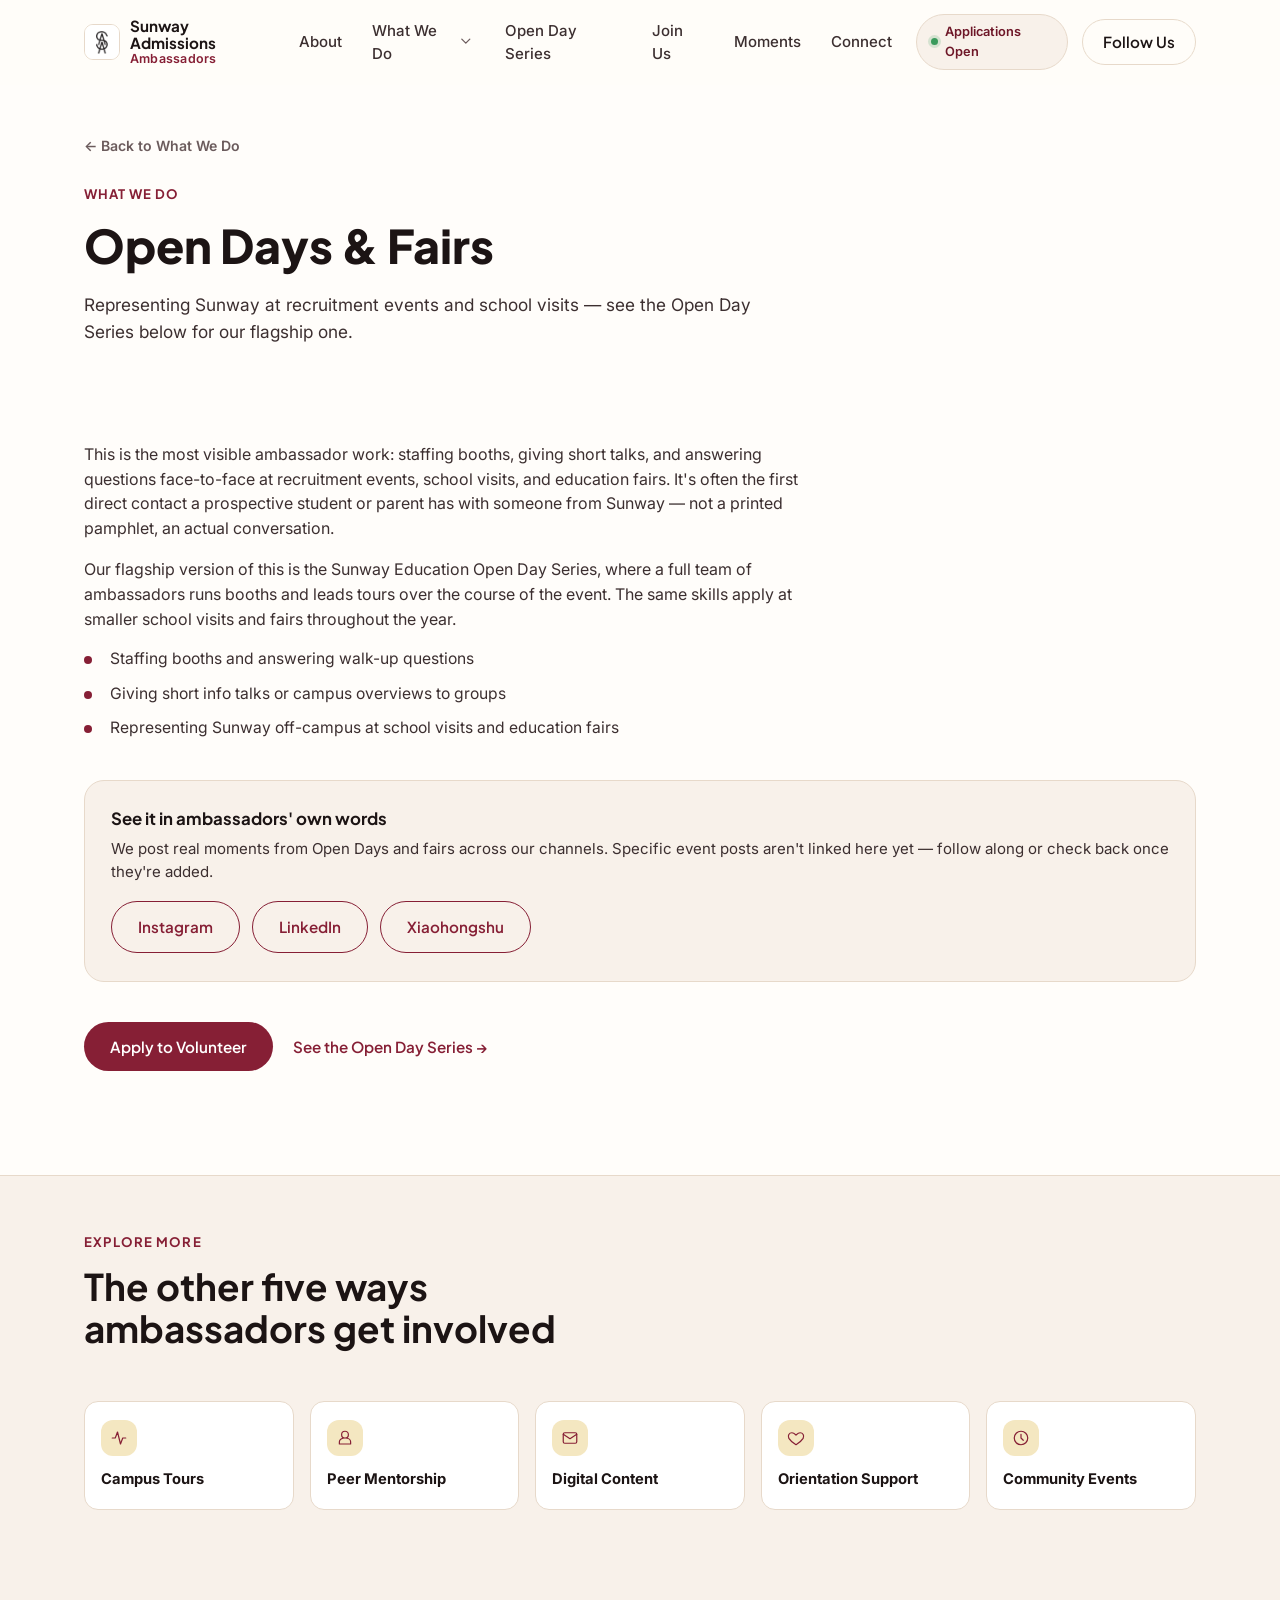
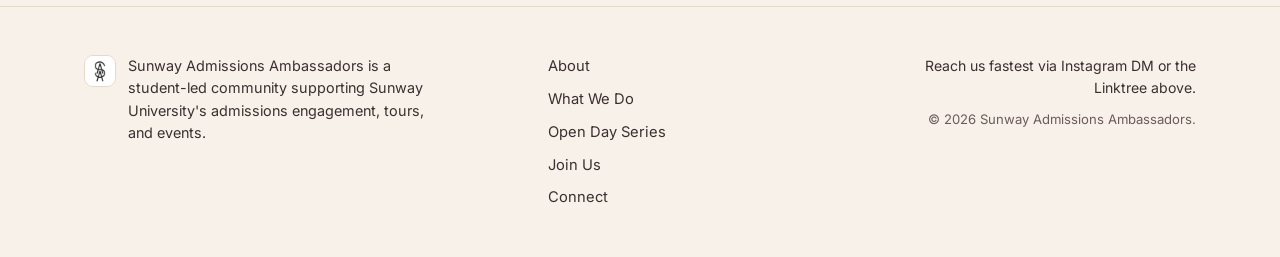
<file: programs/open-days-fairs.html>
<!DOCTYPE html>
<html lang="en">
<head>
<meta charset="UTF-8">
<meta name="viewport" content="width=device-width, initial-scale=1.0">
<title>Open Days &amp; Fairs — Sunway Admissions Ambassadors (SAA)</title>
<meta name="description" content="Open Days & Fairs: representing Sunway at recruitment events and school visits — one of six SAA ambassador programs.">
<meta property="og:title" content="Open Days & Fairs — Sunway Admissions Ambassadors (SAA)">
<meta property="og:description" content="Representing Sunway at recruitment events and school visits — see the Open Day Series for our flagship one.">
<meta property="og:image" content="../assets/logo.png">
<meta property="og:type" content="website">
<link rel="icon" type="image/png" href="../assets/favicon.png">
<link rel="preconnect" href="https://fonts.googleapis.com">
<link rel="preconnect" href="https://fonts.gstatic.com" crossorigin>
<link href="https://fonts.googleapis.com/css2?family=Plus+Jakarta+Sans:wght@400;500;600;700;800&family=Inter:wght@400;500;600&display=swap" rel="stylesheet">
<link rel="stylesheet" href="../css/styles.css">
</head>
<body>

<a class="skip-link" href="#main">Skip to content</a>

<header class="site-header" id="siteHeader">
  <div class="wrap header-inner">
    <a class="brand" href="../index.html#top" aria-label="Sunway Admissions Ambassadors home">
      <span class="brand-mark" aria-hidden="true">
        <img class="brand-mark-img" src="../assets/favicon.png" width="36" height="36" alt="">
      </span>
      <span class="brand-text">
        <strong>Sunway Admissions</strong>
        <em>Ambassadors</em>
      </span>
    </a>

    <nav class="main-nav" id="mainNav" aria-label="Primary">
      <a class="nav-link" href="../index.html#about">About</a>
      <div class="nav-item has-dropdown">
        <a class="nav-link" href="../index.html#what-we-do">What We Do</a>
        <button class="nav-caret" type="button" aria-expanded="false" aria-label="Show What We Do programs">
          <svg viewBox="0 0 12 8" width="10" height="7"><path d="M1 1l5 5 5-5" fill="none" stroke="currentColor" stroke-width="1.6" stroke-linecap="round" stroke-linejoin="round"/></svg>
        </button>
        <div class="nav-dropdown">
          <a href="campus-tours.html">Campus Tours</a>
          <a href="open-days-fairs.html">Open Days &amp; Fairs</a>
          <a href="peer-mentorship.html">Peer Mentorship</a>
          <a href="digital-content.html">Digital Content</a>
          <a href="orientation-support.html">Orientation Support</a>
          <a href="community-events.html">Community Events</a>
        </div>
      </div>
      <a class="nav-link" href="../index.html#open-day">Open Day Series</a>
      <a class="nav-link" href="../index.html#join">Join Us</a>
      <a class="nav-link" href="../index.html#moments">Moments</a>
      <a class="nav-link" href="../index.html#connect">Connect</a>
    </nav>

    <div class="header-actions">
      <a class="status-pill" href="https://forms.gle/u4fjiJt9wT9HAtJ68" target="_blank" rel="noopener">
        <span class="status-dot" aria-hidden="true"></span>
        <span class="status-pill-text">Applications Open</span>
      </a>
      <a class="btn btn-ghost" href="https://www.instagram.com/sunway_saa" target="_blank" rel="noopener">Follow Us</a>
      <button class="nav-toggle" id="navToggle" aria-expanded="false" aria-controls="mainNav" aria-label="Toggle menu">
        <span></span><span></span><span></span>
      </button>
    </div>
  </div>
</header>

<main id="main">

  <section class="section program-hero">
    <div class="wrap">
      <a class="breadcrumb" href="../index.html#what-we-do">&larr; Back to What We Do</a>
      <p class="kicker">What We Do</p>
      <h1>Open Days &amp; Fairs</h1>
      <p class="program-hero-lead">Representing Sunway at recruitment events and school visits — see the Open Day Series below for our flagship one.</p>
    </div>
  </section>

  <section class="section">
    <div class="wrap">
      <div class="program-body">
        <p>This is the most visible ambassador work: staffing booths, giving short talks, and answering questions face-to-face at recruitment events, school visits, and education fairs. It's often the first direct contact a prospective student or parent has with someone from Sunway — not a printed pamphlet, an actual conversation.</p>
        <p>Our flagship version of this is the <a href="../index.html#open-day">Sunway Education Open Day Series</a>, where a full team of ambassadors runs booths and leads tours over the course of the event. The same skills apply at smaller school visits and fairs throughout the year.</p>

        <ul>
          <li>Staffing booths and answering walk-up questions</li>
          <li>Giving short info talks or campus overviews to groups</li>
          <li>Representing Sunway off-campus at school visits and education fairs</li>
        </ul>
      </div>

      <div class="social-callout">
        <h3>See it in ambassadors' own words</h3>
        <p>We post real moments from Open Days and fairs across our channels. Specific event posts aren't linked here yet — follow along or check back once they're added.</p>
        <div class="social-callout-links">
          <a class="btn btn-outline" href="https://www.instagram.com/sunway_saa" target="_blank" rel="noopener">Instagram</a>
          <a class="btn btn-outline" href="https://www.linkedin.com/company/sunway-admissions-ambassador/" target="_blank" rel="noopener">LinkedIn</a>
          <a class="btn btn-outline" href="https://www.xiaohongshu.com/user/profile/60d4b500000000000100b4c3" target="_blank" rel="noopener">Xiaohongshu</a>
        </div>
      </div>

      <div class="program-cta">
        <a class="btn btn-primary" href="https://forms.gle/u4fjiJt9wT9HAtJ68" target="_blank" rel="noopener">Apply to Volunteer</a>
        <a class="btn btn-text" href="../index.html#open-day">See the Open Day Series &rarr;</a>
      </div>
    </div>
  </section>

  <section class="section section-alt related-programs">
    <div class="wrap">
      <div class="section-head">
        <p class="kicker">Explore More</p>
        <h2>The other five ways ambassadors get involved</h2>
      </div>
      <div class="related-grid">
        <a class="related-card" href="campus-tours.html">
          <span class="program-icon" aria-hidden="true">
            <svg viewBox="0 0 24 24"><path d="M3 12h4l3-8 4 16 3-8h4" fill="none" stroke="currentColor" stroke-width="1.6" stroke-linecap="round" stroke-linejoin="round"/></svg>
          </span>
          <h4>Campus Tours</h4>
        </a>
        <a class="related-card" href="peer-mentorship.html">
          <span class="program-icon" aria-hidden="true">
            <svg viewBox="0 0 24 24"><path d="M12 12c2.5 0 4.5-2 4.5-4.5S14.5 3 12 3 7.5 5 7.5 7.5 9.5 12 12 12Zm0 0c-4 0-7.5 2-7.5 5v3h15v-3c0-3-3.5-5-7.5-5Z" fill="none" stroke="currentColor" stroke-width="1.6" stroke-linecap="round" stroke-linejoin="round"/></svg>
          </span>
          <h4>Peer Mentorship</h4>
        </a>
        <a class="related-card" href="digital-content.html">
          <span class="program-icon" aria-hidden="true">
            <svg viewBox="0 0 24 24"><rect x="3" y="5" width="18" height="14" rx="2" fill="none" stroke="currentColor" stroke-width="1.6"/><path d="m3 7 9 6 9-6" fill="none" stroke="currentColor" stroke-width="1.6" stroke-linecap="round" stroke-linejoin="round"/></svg>
          </span>
          <h4>Digital Content</h4>
        </a>
        <a class="related-card" href="orientation-support.html">
          <span class="program-icon" aria-hidden="true">
            <svg viewBox="0 0 24 24"><path d="M12 21s-7-4.35-9.5-8.5C.5 8.5 3 5 6.5 5c2 0 3.3 1 5.5 3 2.2-2 3.5-3 5.5-3 3.5 0 6 3.5 4 7.5C19 16.65 12 21 12 21Z" fill="none" stroke="currentColor" stroke-width="1.6" stroke-linecap="round" stroke-linejoin="round"/></svg>
          </span>
          <h4>Orientation Support</h4>
        </a>
        <a class="related-card" href="community-events.html">
          <span class="program-icon" aria-hidden="true">
            <svg viewBox="0 0 24 24"><circle cx="12" cy="12" r="9" fill="none" stroke="currentColor" stroke-width="1.6"/><path d="M12 7v5l3 3" fill="none" stroke="currentColor" stroke-width="1.6" stroke-linecap="round" stroke-linejoin="round"/></svg>
          </span>
          <h4>Community Events</h4>
        </a>
      </div>
    </div>
  </section>

</main>

<footer class="site-footer">
  <div class="wrap footer-inner">
    <div class="footer-brand">
      <span class="brand-mark" aria-hidden="true">
        <img class="brand-mark-img" src="../assets/favicon.png" width="32" height="32" alt="">
      </span>
      <p>Sunway Admissions Ambassadors is a student-led community supporting Sunway University's admissions engagement, tours, and events.</p>
    </div>

    <nav class="footer-nav" aria-label="Footer">
      <a href="../index.html#about">About</a>
      <a href="../index.html#what-we-do">What We Do</a>
      <a href="../index.html#open-day">Open Day Series</a>
      <a href="../index.html#join">Join Us</a>
      <a href="../index.html#connect">Connect</a>
    </nav>

    <div class="footer-meta">
      <p class="footer-contact">Reach us fastest via Instagram DM or the Linktree above.</p>
      <p class="footer-copy">&copy; <span id="year"></span> Sunway Admissions Ambassadors.</p>
    </div>
  </div>
</footer>

<script src="../js/main.js"></script>
</body>
</html>
</file>
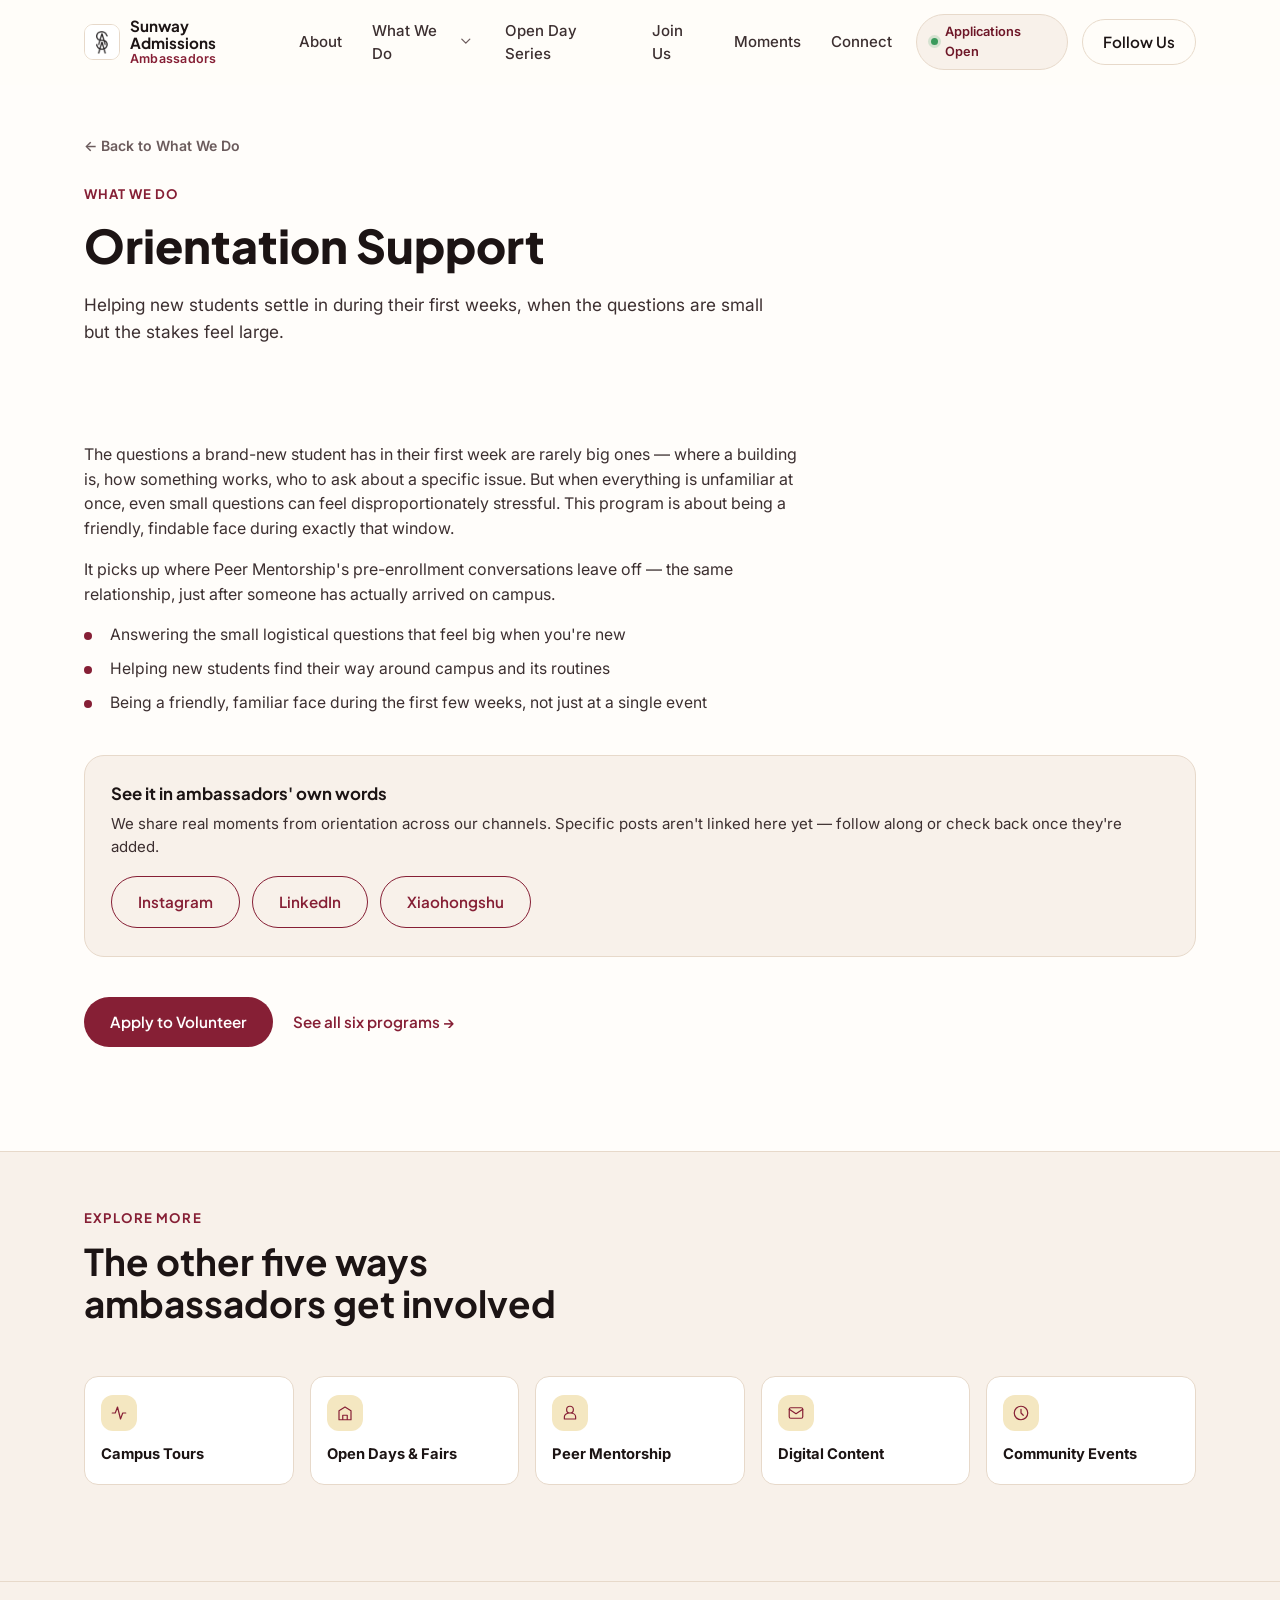
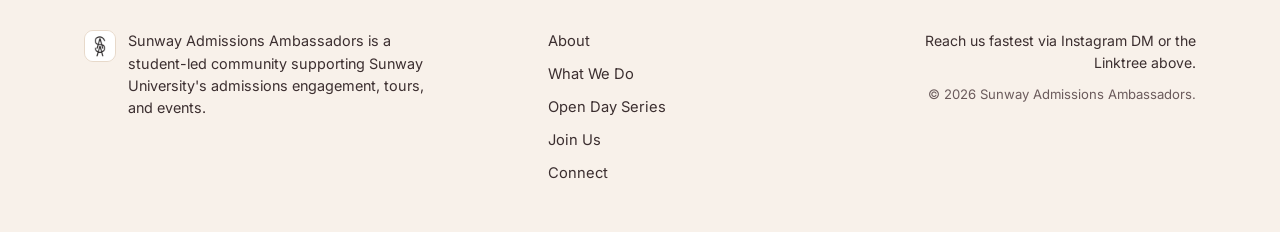
<file: programs/orientation-support.html>
<!DOCTYPE html>
<html lang="en">
<head>
<meta charset="UTF-8">
<meta name="viewport" content="width=device-width, initial-scale=1.0">
<title>Orientation Support — Sunway Admissions Ambassadors (SAA)</title>
<meta name="description" content="Orientation Support: helping new students settle in during their first weeks — one of six SAA ambassador programs.">
<meta property="og:title" content="Orientation Support — Sunway Admissions Ambassadors (SAA)">
<meta property="og:description" content="Helping new students settle in during their first weeks, when the questions are small but the stakes feel large.">
<meta property="og:image" content="../assets/logo.png">
<meta property="og:type" content="website">
<link rel="icon" type="image/png" href="../assets/favicon.png">
<link rel="preconnect" href="https://fonts.googleapis.com">
<link rel="preconnect" href="https://fonts.gstatic.com" crossorigin>
<link href="https://fonts.googleapis.com/css2?family=Plus+Jakarta+Sans:wght@400;500;600;700;800&family=Inter:wght@400;500;600&display=swap" rel="stylesheet">
<link rel="stylesheet" href="../css/styles.css">
</head>
<body>

<a class="skip-link" href="#main">Skip to content</a>

<header class="site-header" id="siteHeader">
  <div class="wrap header-inner">
    <a class="brand" href="../index.html#top" aria-label="Sunway Admissions Ambassadors home">
      <span class="brand-mark" aria-hidden="true">
        <img class="brand-mark-img" src="../assets/favicon.png" width="36" height="36" alt="">
      </span>
      <span class="brand-text">
        <strong>Sunway Admissions</strong>
        <em>Ambassadors</em>
      </span>
    </a>

    <nav class="main-nav" id="mainNav" aria-label="Primary">
      <a class="nav-link" href="../index.html#about">About</a>
      <div class="nav-item has-dropdown">
        <a class="nav-link" href="../index.html#what-we-do">What We Do</a>
        <button class="nav-caret" type="button" aria-expanded="false" aria-label="Show What We Do programs">
          <svg viewBox="0 0 12 8" width="10" height="7"><path d="M1 1l5 5 5-5" fill="none" stroke="currentColor" stroke-width="1.6" stroke-linecap="round" stroke-linejoin="round"/></svg>
        </button>
        <div class="nav-dropdown">
          <a href="campus-tours.html">Campus Tours</a>
          <a href="open-days-fairs.html">Open Days &amp; Fairs</a>
          <a href="peer-mentorship.html">Peer Mentorship</a>
          <a href="digital-content.html">Digital Content</a>
          <a href="orientation-support.html">Orientation Support</a>
          <a href="community-events.html">Community Events</a>
        </div>
      </div>
      <a class="nav-link" href="../index.html#open-day">Open Day Series</a>
      <a class="nav-link" href="../index.html#join">Join Us</a>
      <a class="nav-link" href="../index.html#moments">Moments</a>
      <a class="nav-link" href="../index.html#connect">Connect</a>
    </nav>

    <div class="header-actions">
      <a class="status-pill" href="https://forms.gle/u4fjiJt9wT9HAtJ68" target="_blank" rel="noopener">
        <span class="status-dot" aria-hidden="true"></span>
        <span class="status-pill-text">Applications Open</span>
      </a>
      <a class="btn btn-ghost" href="https://www.instagram.com/sunway_saa" target="_blank" rel="noopener">Follow Us</a>
      <button class="nav-toggle" id="navToggle" aria-expanded="false" aria-controls="mainNav" aria-label="Toggle menu">
        <span></span><span></span><span></span>
      </button>
    </div>
  </div>
</header>

<main id="main">

  <section class="section program-hero">
    <div class="wrap">
      <a class="breadcrumb" href="../index.html#what-we-do">&larr; Back to What We Do</a>
      <p class="kicker">What We Do</p>
      <h1>Orientation Support</h1>
      <p class="program-hero-lead">Helping new students settle in during their first weeks, when the questions are small but the stakes feel large.</p>
    </div>
  </section>

  <section class="section">
    <div class="wrap">
      <div class="program-body">
        <p>The questions a brand-new student has in their first week are rarely big ones — where a building is, how something works, who to ask about a specific issue. But when everything is unfamiliar at once, even small questions can feel disproportionately stressful. This program is about being a friendly, findable face during exactly that window.</p>
        <p>It picks up where Peer Mentorship's pre-enrollment conversations leave off — the same relationship, just after someone has actually arrived on campus.</p>

        <ul>
          <li>Answering the small logistical questions that feel big when you're new</li>
          <li>Helping new students find their way around campus and its routines</li>
          <li>Being a friendly, familiar face during the first few weeks, not just at a single event</li>
        </ul>
      </div>

      <div class="social-callout">
        <h3>See it in ambassadors' own words</h3>
        <p>We share real moments from orientation across our channels. Specific posts aren't linked here yet — follow along or check back once they're added.</p>
        <div class="social-callout-links">
          <a class="btn btn-outline" href="https://www.instagram.com/sunway_saa" target="_blank" rel="noopener">Instagram</a>
          <a class="btn btn-outline" href="https://www.linkedin.com/company/sunway-admissions-ambassador/" target="_blank" rel="noopener">LinkedIn</a>
          <a class="btn btn-outline" href="https://www.xiaohongshu.com/user/profile/60d4b500000000000100b4c3" target="_blank" rel="noopener">Xiaohongshu</a>
        </div>
      </div>

      <div class="program-cta">
        <a class="btn btn-primary" href="https://forms.gle/u4fjiJt9wT9HAtJ68" target="_blank" rel="noopener">Apply to Volunteer</a>
        <a class="btn btn-text" href="../index.html#what-we-do">See all six programs &rarr;</a>
      </div>
    </div>
  </section>

  <section class="section section-alt related-programs">
    <div class="wrap">
      <div class="section-head">
        <p class="kicker">Explore More</p>
        <h2>The other five ways ambassadors get involved</h2>
      </div>
      <div class="related-grid">
        <a class="related-card" href="campus-tours.html">
          <span class="program-icon" aria-hidden="true">
            <svg viewBox="0 0 24 24"><path d="M3 12h4l3-8 4 16 3-8h4" fill="none" stroke="currentColor" stroke-width="1.6" stroke-linecap="round" stroke-linejoin="round"/></svg>
          </span>
          <h4>Campus Tours</h4>
        </a>
        <a class="related-card" href="open-days-fairs.html">
          <span class="program-icon" aria-hidden="true">
            <svg viewBox="0 0 24 24"><path d="M4 21V9l8-5 8 5v12M4 21h16M9 21v-6h6v6" fill="none" stroke="currentColor" stroke-width="1.6" stroke-linecap="round" stroke-linejoin="round"/></svg>
          </span>
          <h4>Open Days &amp; Fairs</h4>
        </a>
        <a class="related-card" href="peer-mentorship.html">
          <span class="program-icon" aria-hidden="true">
            <svg viewBox="0 0 24 24"><path d="M12 12c2.5 0 4.5-2 4.5-4.5S14.5 3 12 3 7.5 5 7.5 7.5 9.5 12 12 12Zm0 0c-4 0-7.5 2-7.5 5v3h15v-3c0-3-3.5-5-7.5-5Z" fill="none" stroke="currentColor" stroke-width="1.6" stroke-linecap="round" stroke-linejoin="round"/></svg>
          </span>
          <h4>Peer Mentorship</h4>
        </a>
        <a class="related-card" href="digital-content.html">
          <span class="program-icon" aria-hidden="true">
            <svg viewBox="0 0 24 24"><rect x="3" y="5" width="18" height="14" rx="2" fill="none" stroke="currentColor" stroke-width="1.6"/><path d="m3 7 9 6 9-6" fill="none" stroke="currentColor" stroke-width="1.6" stroke-linecap="round" stroke-linejoin="round"/></svg>
          </span>
          <h4>Digital Content</h4>
        </a>
        <a class="related-card" href="community-events.html">
          <span class="program-icon" aria-hidden="true">
            <svg viewBox="0 0 24 24"><circle cx="12" cy="12" r="9" fill="none" stroke="currentColor" stroke-width="1.6"/><path d="M12 7v5l3 3" fill="none" stroke="currentColor" stroke-width="1.6" stroke-linecap="round" stroke-linejoin="round"/></svg>
          </span>
          <h4>Community Events</h4>
        </a>
      </div>
    </div>
  </section>

</main>

<footer class="site-footer">
  <div class="wrap footer-inner">
    <div class="footer-brand">
      <span class="brand-mark" aria-hidden="true">
        <img class="brand-mark-img" src="../assets/favicon.png" width="32" height="32" alt="">
      </span>
      <p>Sunway Admissions Ambassadors is a student-led community supporting Sunway University's admissions engagement, tours, and events.</p>
    </div>

    <nav class="footer-nav" aria-label="Footer">
      <a href="../index.html#about">About</a>
      <a href="../index.html#what-we-do">What We Do</a>
      <a href="../index.html#open-day">Open Day Series</a>
      <a href="../index.html#join">Join Us</a>
      <a href="../index.html#connect">Connect</a>
    </nav>

    <div class="footer-meta">
      <p class="footer-contact">Reach us fastest via Instagram DM or the Linktree above.</p>
      <p class="footer-copy">&copy; <span id="year"></span> Sunway Admissions Ambassadors.</p>
    </div>
  </div>
</footer>

<script src="../js/main.js"></script>
</body>
</html>
</file>
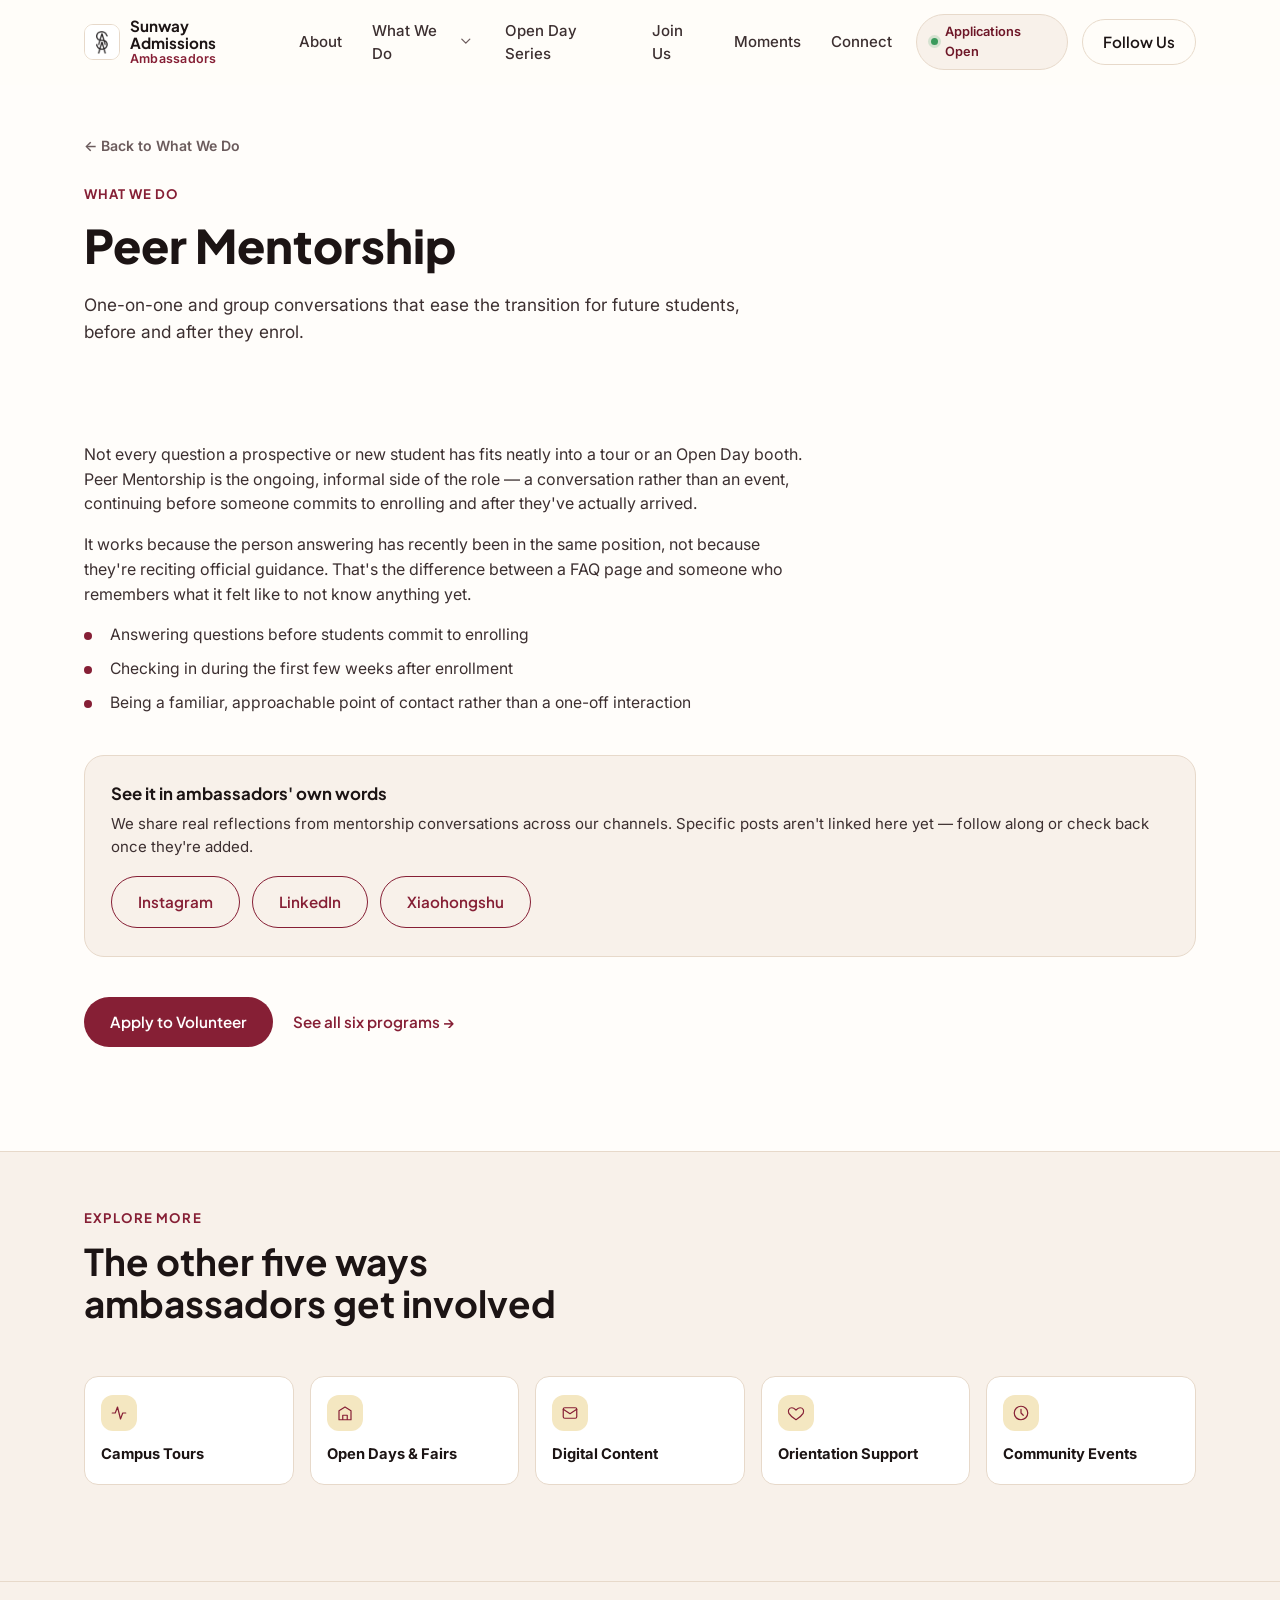
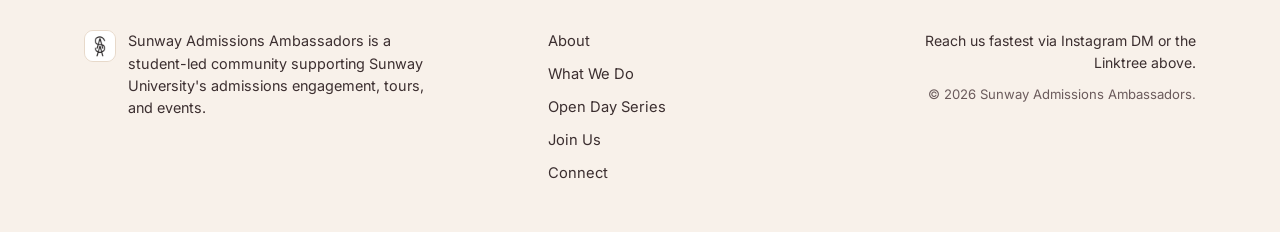
<file: programs/peer-mentorship.html>
<!DOCTYPE html>
<html lang="en">
<head>
<meta charset="UTF-8">
<meta name="viewport" content="width=device-width, initial-scale=1.0">
<title>Peer Mentorship — Sunway Admissions Ambassadors (SAA)</title>
<meta name="description" content="Peer Mentorship: one-on-one and group conversations that ease the transition for future students — one of six SAA ambassador programs.">
<meta property="og:title" content="Peer Mentorship — Sunway Admissions Ambassadors (SAA)">
<meta property="og:description" content="One-on-one and group conversations that ease the transition for future students, before and after they enrol.">
<meta property="og:image" content="../assets/logo.png">
<meta property="og:type" content="website">
<link rel="icon" type="image/png" href="../assets/favicon.png">
<link rel="preconnect" href="https://fonts.googleapis.com">
<link rel="preconnect" href="https://fonts.gstatic.com" crossorigin>
<link href="https://fonts.googleapis.com/css2?family=Plus+Jakarta+Sans:wght@400;500;600;700;800&family=Inter:wght@400;500;600&display=swap" rel="stylesheet">
<link rel="stylesheet" href="../css/styles.css">
</head>
<body>

<a class="skip-link" href="#main">Skip to content</a>

<header class="site-header" id="siteHeader">
  <div class="wrap header-inner">
    <a class="brand" href="../index.html#top" aria-label="Sunway Admissions Ambassadors home">
      <span class="brand-mark" aria-hidden="true">
        <img class="brand-mark-img" src="../assets/favicon.png" width="36" height="36" alt="">
      </span>
      <span class="brand-text">
        <strong>Sunway Admissions</strong>
        <em>Ambassadors</em>
      </span>
    </a>

    <nav class="main-nav" id="mainNav" aria-label="Primary">
      <a class="nav-link" href="../index.html#about">About</a>
      <div class="nav-item has-dropdown">
        <a class="nav-link" href="../index.html#what-we-do">What We Do</a>
        <button class="nav-caret" type="button" aria-expanded="false" aria-label="Show What We Do programs">
          <svg viewBox="0 0 12 8" width="10" height="7"><path d="M1 1l5 5 5-5" fill="none" stroke="currentColor" stroke-width="1.6" stroke-linecap="round" stroke-linejoin="round"/></svg>
        </button>
        <div class="nav-dropdown">
          <a href="campus-tours.html">Campus Tours</a>
          <a href="open-days-fairs.html">Open Days &amp; Fairs</a>
          <a href="peer-mentorship.html">Peer Mentorship</a>
          <a href="digital-content.html">Digital Content</a>
          <a href="orientation-support.html">Orientation Support</a>
          <a href="community-events.html">Community Events</a>
        </div>
      </div>
      <a class="nav-link" href="../index.html#open-day">Open Day Series</a>
      <a class="nav-link" href="../index.html#join">Join Us</a>
      <a class="nav-link" href="../index.html#moments">Moments</a>
      <a class="nav-link" href="../index.html#connect">Connect</a>
    </nav>

    <div class="header-actions">
      <a class="status-pill" href="https://forms.gle/u4fjiJt9wT9HAtJ68" target="_blank" rel="noopener">
        <span class="status-dot" aria-hidden="true"></span>
        <span class="status-pill-text">Applications Open</span>
      </a>
      <a class="btn btn-ghost" href="https://www.instagram.com/sunway_saa" target="_blank" rel="noopener">Follow Us</a>
      <button class="nav-toggle" id="navToggle" aria-expanded="false" aria-controls="mainNav" aria-label="Toggle menu">
        <span></span><span></span><span></span>
      </button>
    </div>
  </div>
</header>

<main id="main">

  <section class="section program-hero">
    <div class="wrap">
      <a class="breadcrumb" href="../index.html#what-we-do">&larr; Back to What We Do</a>
      <p class="kicker">What We Do</p>
      <h1>Peer Mentorship</h1>
      <p class="program-hero-lead">One-on-one and group conversations that ease the transition for future students, before and after they enrol.</p>
    </div>
  </section>

  <section class="section">
    <div class="wrap">
      <div class="program-body">
        <p>Not every question a prospective or new student has fits neatly into a tour or an Open Day booth. Peer Mentorship is the ongoing, informal side of the role — a conversation rather than an event, continuing before someone commits to enrolling and after they've actually arrived.</p>
        <p>It works because the person answering has recently been in the same position, not because they're reciting official guidance. That's the difference between a FAQ page and someone who remembers what it felt like to not know anything yet.</p>

        <ul>
          <li>Answering questions before students commit to enrolling</li>
          <li>Checking in during the first few weeks after enrollment</li>
          <li>Being a familiar, approachable point of contact rather than a one-off interaction</li>
        </ul>
      </div>

      <div class="social-callout">
        <h3>See it in ambassadors' own words</h3>
        <p>We share real reflections from mentorship conversations across our channels. Specific posts aren't linked here yet — follow along or check back once they're added.</p>
        <div class="social-callout-links">
          <a class="btn btn-outline" href="https://www.instagram.com/sunway_saa" target="_blank" rel="noopener">Instagram</a>
          <a class="btn btn-outline" href="https://www.linkedin.com/company/sunway-admissions-ambassador/" target="_blank" rel="noopener">LinkedIn</a>
          <a class="btn btn-outline" href="https://www.xiaohongshu.com/user/profile/60d4b500000000000100b4c3" target="_blank" rel="noopener">Xiaohongshu</a>
        </div>
      </div>

      <div class="program-cta">
        <a class="btn btn-primary" href="https://forms.gle/u4fjiJt9wT9HAtJ68" target="_blank" rel="noopener">Apply to Volunteer</a>
        <a class="btn btn-text" href="../index.html#what-we-do">See all six programs &rarr;</a>
      </div>
    </div>
  </section>

  <section class="section section-alt related-programs">
    <div class="wrap">
      <div class="section-head">
        <p class="kicker">Explore More</p>
        <h2>The other five ways ambassadors get involved</h2>
      </div>
      <div class="related-grid">
        <a class="related-card" href="campus-tours.html">
          <span class="program-icon" aria-hidden="true">
            <svg viewBox="0 0 24 24"><path d="M3 12h4l3-8 4 16 3-8h4" fill="none" stroke="currentColor" stroke-width="1.6" stroke-linecap="round" stroke-linejoin="round"/></svg>
          </span>
          <h4>Campus Tours</h4>
        </a>
        <a class="related-card" href="open-days-fairs.html">
          <span class="program-icon" aria-hidden="true">
            <svg viewBox="0 0 24 24"><path d="M4 21V9l8-5 8 5v12M4 21h16M9 21v-6h6v6" fill="none" stroke="currentColor" stroke-width="1.6" stroke-linecap="round" stroke-linejoin="round"/></svg>
          </span>
          <h4>Open Days &amp; Fairs</h4>
        </a>
        <a class="related-card" href="digital-content.html">
          <span class="program-icon" aria-hidden="true">
            <svg viewBox="0 0 24 24"><rect x="3" y="5" width="18" height="14" rx="2" fill="none" stroke="currentColor" stroke-width="1.6"/><path d="m3 7 9 6 9-6" fill="none" stroke="currentColor" stroke-width="1.6" stroke-linecap="round" stroke-linejoin="round"/></svg>
          </span>
          <h4>Digital Content</h4>
        </a>
        <a class="related-card" href="orientation-support.html">
          <span class="program-icon" aria-hidden="true">
            <svg viewBox="0 0 24 24"><path d="M12 21s-7-4.35-9.5-8.5C.5 8.5 3 5 6.5 5c2 0 3.3 1 5.5 3 2.2-2 3.5-3 5.5-3 3.5 0 6 3.5 4 7.5C19 16.65 12 21 12 21Z" fill="none" stroke="currentColor" stroke-width="1.6" stroke-linecap="round" stroke-linejoin="round"/></svg>
          </span>
          <h4>Orientation Support</h4>
        </a>
        <a class="related-card" href="community-events.html">
          <span class="program-icon" aria-hidden="true">
            <svg viewBox="0 0 24 24"><circle cx="12" cy="12" r="9" fill="none" stroke="currentColor" stroke-width="1.6"/><path d="M12 7v5l3 3" fill="none" stroke="currentColor" stroke-width="1.6" stroke-linecap="round" stroke-linejoin="round"/></svg>
          </span>
          <h4>Community Events</h4>
        </a>
      </div>
    </div>
  </section>

</main>

<footer class="site-footer">
  <div class="wrap footer-inner">
    <div class="footer-brand">
      <span class="brand-mark" aria-hidden="true">
        <img class="brand-mark-img" src="../assets/favicon.png" width="32" height="32" alt="">
      </span>
      <p>Sunway Admissions Ambassadors is a student-led community supporting Sunway University's admissions engagement, tours, and events.</p>
    </div>

    <nav class="footer-nav" aria-label="Footer">
      <a href="../index.html#about">About</a>
      <a href="../index.html#what-we-do">What We Do</a>
      <a href="../index.html#open-day">Open Day Series</a>
      <a href="../index.html#join">Join Us</a>
      <a href="../index.html#connect">Connect</a>
    </nav>

    <div class="footer-meta">
      <p class="footer-contact">Reach us fastest via Instagram DM or the Linktree above.</p>
      <p class="footer-copy">&copy; <span id="year"></span> Sunway Admissions Ambassadors.</p>
    </div>
  </div>
</footer>

<script src="../js/main.js"></script>
</body>
</html>
</file>
<file: css/styles.css>
/* ===========================================================
   Sunway Admissions Ambassadors — base styles
   Palette is a Sunway-red-inspired placeholder; swap for the
   official brand hex/logo when available.
   =========================================================== */

:root {
  --maroon-900: #4a0f1c;
  --maroon-700: #6e1728;
  --maroon-600: #861f35;
  --maroon-500: #9c2a41;
  --gold-400: #d8b45a;
  --gold-200: #f4e7c1;
  --ink-900: #1c1414;
  --ink-700: #3c2f30;
  --ink-500: #6b5b5c;
  --paper-0: #fffdfa;
  --paper-100: #f8f1ea;
  --paper-200: #f0e4d8;
  --line: #e7d9ca;

  --font-display: 'Plus Jakarta Sans', system-ui, sans-serif;
  --font-body: 'Inter', system-ui, sans-serif;

  --radius-lg: 20px;
  --radius-md: 14px;
  --radius-sm: 8px;
  --shadow-soft: 0 20px 45px -25px rgba(74, 15, 28, 0.35);
  --container: 1160px;
}

* { box-sizing: border-box; }
html { scroll-behavior: smooth; }

body {
  margin: 0;
  font-family: var(--font-body);
  color: var(--ink-900);
  background: var(--paper-0);
  line-height: 1.55;
  -webkit-font-smoothing: antialiased;
}

h1, h2, h3 {
  font-family: var(--font-display);
  line-height: 1.15;
  margin: 0 0 0.5em;
  color: var(--ink-900);
}

p { margin: 0 0 1em; color: var(--ink-700); }

a { color: inherit; text-decoration: none; }

img, svg { display: block; max-width: 100%; }

ul, ol { margin: 0; padding: 0; list-style: none; }

.sr-only {
  position: absolute;
  width: 1px; height: 1px;
  padding: 0; margin: -1px;
  overflow: hidden;
  clip: rect(0, 0, 0, 0);
  white-space: nowrap;
  border: 0;
}

.wrap {
  max-width: var(--container);
  margin: 0 auto;
  padding: 0 24px;
}

.skip-link {
  position: absolute;
  left: -999px;
  top: 0;
  background: var(--maroon-600);
  color: #fff;
  padding: 12px 18px;
  border-radius: 0 0 8px 0;
  z-index: 999;
}
.skip-link:focus { left: 0; }

/* ---------- Buttons ---------- */
.btn {
  display: inline-flex;
  align-items: center;
  justify-content: center;
  gap: 8px;
  padding: 13px 26px;
  border-radius: 999px;
  font-family: var(--font-display);
  font-weight: 600;
  font-size: 0.95rem;
  transition: transform 0.22s cubic-bezier(.2,.8,.2,1), box-shadow 0.22s cubic-bezier(.2,.8,.2,1), background 0.22s cubic-bezier(.2,.8,.2,1), color 0.22s cubic-bezier(.2,.8,.2,1);
  white-space: nowrap;
}
.btn-primary {
  background: var(--maroon-600);
  color: #fff;
  box-shadow: var(--shadow-soft);
}
.btn-primary:hover { transform: translateY(-2px); background: var(--maroon-700); }
.btn-magnetic { transition: transform 0.18s cubic-bezier(.2,.8,.2,1), background 0.22s ease, color 0.22s ease; }

.btn-outline {
  background: transparent;
  color: var(--maroon-600);
  border: 1.5px solid var(--maroon-600);
}
.btn-outline:hover { background: var(--maroon-600); color: #fff; }

.btn-ghost {
  background: transparent;
  color: var(--ink-900);
  border: 1.5px solid var(--line);
  padding: 10px 20px;
}
.btn-ghost:hover { border-color: var(--maroon-600); color: var(--maroon-600); }

.btn-text {
  color: var(--maroon-600);
  font-weight: 600;
  padding: 10px 4px;
}
.btn-text:hover { text-decoration: underline; }

.btn-on-dark {
  color: var(--gold-200);
  border-color: rgba(244, 231, 193, 0.55);
}
.btn-on-dark:hover { background: var(--gold-200); color: var(--maroon-900); }

/* ---------- Header ---------- */
.site-header {
  position: sticky;
  top: 0;
  z-index: 100;
  background: rgba(255, 253, 250, 0.86);
  backdrop-filter: saturate(180%) blur(14px);
  border-bottom: 1px solid transparent;
  transition: border-color 0.25s ease, box-shadow 0.25s ease;
}
.site-header.scrolled {
  border-bottom-color: var(--line);
  box-shadow: 0 8px 24px -20px rgba(28, 20, 20, 0.5);
}

.header-inner {
  display: flex;
  align-items: center;
  justify-content: space-between;
  padding-top: 14px;
  padding-bottom: 14px;
  gap: 24px;
}

.brand {
  display: flex;
  align-items: center;
  gap: 10px;
}
.brand-mark { flex-shrink: 0; }
.brand-mark-img {
  display: block;
  width: 36px;
  height: 36px;
  border-radius: 9px;
  border: 1px solid var(--line);
}
.footer-brand .brand-mark-img { width: 32px; height: 32px; }
.brand-text { display: flex; flex-direction: column; line-height: 1.1; }
.brand-text strong { font-family: var(--font-display); font-size: 0.95rem; font-weight: 700; }
.brand-text em { font-style: normal; font-size: 0.78rem; color: var(--maroon-600); font-weight: 600; letter-spacing: 0.02em; }

.main-nav {
  display: flex;
  align-items: center;
  gap: 30px;
}
.main-nav a {
  font-size: 0.94rem;
  font-weight: 500;
  color: var(--ink-700);
  position: relative;
  padding: 4px 0;
}
.main-nav a:hover { color: var(--maroon-600); }
.main-nav a.active { color: var(--maroon-600); }
.main-nav a.active::after {
  content: "";
  position: absolute;
  left: 0; right: 0; bottom: -4px;
  height: 2px;
  background: var(--maroon-600);
  border-radius: 2px;
}

/* ---------- Nav dropdown ---------- */
.nav-item { position: relative; display: flex; align-items: center; gap: 2px; }
.nav-caret {
  display: inline-flex;
  align-items: center;
  justify-content: center;
  background: none;
  border: none;
  padding: 4px;
  margin: -4px 0 -4px -2px;
  color: var(--ink-500);
  cursor: pointer;
}
.nav-caret svg { transition: transform 0.2s ease; }
.nav-item.open .nav-caret svg { transform: rotate(180deg); }

.nav-dropdown {
  display: flex;
  flex-direction: column;
  gap: 2px;
  min-width: 220px;
  padding: 10px;
  background: #fff;
  border: 1px solid var(--line);
  border-radius: var(--radius-md);
  box-shadow: var(--shadow-soft);
}
.nav-dropdown a {
  padding: 9px 12px;
  border-radius: 8px;
  font-size: 0.9rem;
  font-weight: 500;
  color: var(--ink-700);
}
.nav-dropdown a:hover { background: var(--paper-100); color: var(--maroon-600); }

@media (min-width: 761px) {
  .nav-dropdown {
    position: absolute;
    top: calc(100% + 16px);
    left: 50%;
    transform: translateX(-50%) translateY(6px);
    opacity: 0;
    visibility: hidden;
    transition: opacity 0.18s ease, transform 0.18s ease, visibility 0.18s ease;
    z-index: 50;
  }
  .nav-item:hover .nav-dropdown,
  .nav-item.open .nav-dropdown,
  .nav-item:focus-within .nav-dropdown {
    opacity: 1;
    visibility: visible;
    transform: translateX(-50%) translateY(0);
  }
  .nav-item:hover .nav-caret svg,
  .nav-item:focus-within .nav-caret svg { transform: rotate(180deg); }
}
@media (max-width: 760px) {
  .nav-item { flex-wrap: wrap; width: 100%; }
  .nav-dropdown {
    order: 3;
    width: 100%;
    max-height: 0;
    overflow: hidden;
    padding: 0;
    border: none;
    box-shadow: none;
    background: transparent;
    transition: max-height 0.25s ease;
  }
  .nav-item.open .nav-dropdown { max-height: 320px; padding: 6px 0 0 14px; }
  .nav-dropdown a { color: var(--ink-500); }
}

.header-actions { display: flex; align-items: center; gap: 14px; }

.status-pill {
  display: inline-flex;
  align-items: center;
  gap: 7px;
  font-size: 0.8rem;
  font-weight: 600;
  color: var(--maroon-700);
  background: var(--paper-100);
  border: 1px solid var(--line);
  padding: 7px 14px;
  border-radius: 999px;
  transition: background 0.2s ease, border-color 0.2s ease;
}
.status-pill:hover { background: #fff; border-color: var(--maroon-600); }
.status-dot {
  width: 7px;
  height: 7px;
  border-radius: 50%;
  background: #3a9a5c;
  box-shadow: 0 0 0 3px rgba(58, 154, 92, 0.18);
  flex-shrink: 0;
}
@media (max-width: 900px) {
  .status-pill-text { display: none; }
  .status-pill { padding: 8px; }
}

.nav-toggle {
  display: none;
  flex-direction: column;
  justify-content: center;
  gap: 5px;
  width: 40px;
  height: 40px;
  border: 1px solid var(--line);
  border-radius: 10px;
  background: var(--paper-0);
  cursor: pointer;
}
.nav-toggle span {
  display: block;
  height: 2px;
  width: 20px;
  margin: 0 auto;
  background: var(--ink-900);
  border-radius: 2px;
  transition: transform 0.2s ease, opacity 0.2s ease;
}
.nav-toggle[aria-expanded="true"] span:nth-child(1) { transform: translateY(7px) rotate(45deg); }
.nav-toggle[aria-expanded="true"] span:nth-child(2) { opacity: 0; }
.nav-toggle[aria-expanded="true"] span:nth-child(3) { transform: translateY(-7px) rotate(-45deg); }

/* ---------- Hero ---------- */
.hero {
  position: relative;
  overflow: hidden;
  padding: 110px 0 90px;
  background: linear-gradient(180deg, var(--paper-100) 0%, var(--paper-0) 100%);
}
.hero-glow {
  position: absolute;
  top: -220px;
  right: -160px;
  width: 620px;
  height: 620px;
  border-radius: 50%;
  background: radial-gradient(circle at 30% 30%, rgba(134, 31, 53, 0.18), transparent 70%);
  pointer-events: none;
}
.hero-inner { position: relative; max-width: 760px; }

.eyebrow {
  display: inline-block;
  font-family: var(--font-display);
  font-size: 0.82rem;
  font-weight: 700;
  letter-spacing: 0.06em;
  text-transform: uppercase;
  color: var(--maroon-600);
  background: var(--gold-200);
  padding: 6px 14px;
  border-radius: 999px;
  margin-bottom: 22px;
}

.hero h1 {
  font-size: clamp(2.2rem, 5vw, 3.4rem);
  font-weight: 800;
  letter-spacing: -0.01em;
  max-width: 15ch;
}

.hero-lead {
  font-size: 1.12rem;
  color: var(--ink-700);
  max-width: 56ch;
  margin-bottom: 34px;
}

.hero-cta { display: flex; flex-wrap: wrap; gap: 14px; margin-bottom: 42px; }

.hero-marquee {
  overflow: hidden;
  mask-image: linear-gradient(90deg, transparent, #000 8%, #000 92%, transparent);
  -webkit-mask-image: linear-gradient(90deg, transparent, #000 8%, #000 92%, transparent);
}
.hero-marquee-track {
  display: flex;
  width: max-content;
  gap: 10px;
  animation: marquee 20s linear infinite;
}
.hero-marquee:hover .hero-marquee-track { animation-play-state: paused; }
.tag-pill {
  font-size: 0.85rem;
  font-weight: 600;
  color: var(--maroon-700);
  background: #fff;
  border: 1px solid var(--line);
  padding: 8px 16px;
  border-radius: 999px;
  white-space: nowrap;
}
@keyframes marquee {
  from { transform: translateX(0); }
  to { transform: translateX(-50%); }
}

/* ---------- At-a-glance stat band ---------- */
.stat-band { background: var(--gold-400); padding: 30px 0; }
.stat-band-inner {
  display: flex;
  justify-content: center;
  flex-wrap: wrap;
  gap: 20px 56px;
}
.stat { text-align: center; }
.stat-num {
  display: block;
  font-family: var(--font-display);
  font-weight: 800;
  font-size: 1.9rem;
  color: var(--maroon-900);
  line-height: 1.1;
}
.stat-label {
  font-size: 0.8rem;
  font-weight: 600;
  letter-spacing: 0.04em;
  text-transform: uppercase;
  color: var(--maroon-700);
}

/* ---------- Sections (shared) ---------- */
.section { padding: 96px 0; }
.section-alt { background: var(--paper-100); }
.section-dark {
  background: var(--maroon-900);
  color: #fff;
}
.section-dark p { color: rgba(255,255,255,0.78); }
.section-dark h2 { color: #fff; }

.section-head { max-width: 680px; margin-bottom: 52px; }
.kicker {
  font-family: var(--font-display);
  font-size: 0.82rem;
  font-weight: 700;
  letter-spacing: 0.08em;
  text-transform: uppercase;
  color: var(--maroon-600);
  margin-bottom: 12px;
}
.kicker.light { color: var(--gold-400); }
.section-head h2 {
  font-size: clamp(1.6rem, 3.2vw, 2.3rem);
  font-weight: 700;
  max-width: 20ch;
}
.section-sub { font-size: 1.02rem; }
.section-sub.light { color: rgba(255,255,255,0.75); }

/* ---------- About ---------- */
.about-grid { display: grid; grid-template-columns: 0.85fr 1.15fr; gap: 56px; align-items: start; }
.about-lead { font-size: 1.15rem; color: var(--ink-900); font-family: var(--font-display); font-weight: 500; line-height: 1.5; }

.pillar-grid { display: grid; grid-template-columns: repeat(3, 1fr); gap: 20px; }
.pillar {
  background: var(--paper-100);
  border: 1px solid var(--line);
  border-radius: var(--radius-lg);
  padding: 30px 26px;
  transition: transform 0.25s cubic-bezier(.2,.8,.2,1), box-shadow 0.25s cubic-bezier(.2,.8,.2,1), background 0.2s ease;
  will-change: transform;
}
.pillar:hover { box-shadow: var(--shadow-soft); background: #fff; }
.no-tilt .pillar:hover { transform: translateY(-4px); }
.pillar-num {
  display: inline-flex;
  align-items: center;
  justify-content: center;
  width: 34px;
  height: 34px;
  border-radius: 50%;
  background: var(--maroon-600);
  color: #fff;
  font-family: var(--font-display);
  font-weight: 800;
  font-size: 0.82rem;
  margin-bottom: 18px;
}
.pillar h3 {
  font-size: 1.35rem;
  font-weight: 800;
  text-transform: uppercase;
  letter-spacing: 0.01em;
  margin-bottom: 10px;
}
.pillar p { font-size: 0.96rem; margin-bottom: 0; }

/* ---------- Program cards ---------- */
.program-grid {
  display: grid;
  grid-template-columns: repeat(3, 1fr);
  gap: 24px;
}
.program-card {
  background: #fff;
  border: 1px solid var(--line);
  border-radius: var(--radius-lg);
  padding: 30px 26px;
  scroll-margin-top: 96px;
  transition: transform 0.25s cubic-bezier(.2,.8,.2,1), box-shadow 0.25s cubic-bezier(.2,.8,.2,1), border-color 0.3s ease;
  will-change: transform;
}
.program-card:hover { box-shadow: var(--shadow-soft); }
.no-tilt .program-card:hover { transform: translateY(-4px); }
.program-card:target {
  border-color: var(--maroon-600);
  animation: target-flash 1.6s ease;
}
@keyframes target-flash {
  0%, 100% { box-shadow: none; }
  15% { box-shadow: 0 0 0 4px rgba(134, 31, 53, 0.18); }
}
.program-icon {
  display: inline-flex;
  align-items: center;
  justify-content: center;
  width: 46px;
  height: 46px;
  border-radius: 12px;
  background: var(--gold-200);
  color: var(--maroon-600);
  margin-bottom: 18px;
}
.program-icon svg { width: 22px; height: 22px; }
.program-card h3 { font-size: 1.08rem; margin-bottom: 8px; }
.program-card p { font-size: 0.94rem; margin-bottom: 14px; }
.program-link {
  display: inline-block;
  font-family: var(--font-display);
  font-weight: 600;
  font-size: 0.88rem;
  color: var(--maroon-600);
}
.program-link:hover { text-decoration: underline; }

/* ---------- Open Day Series band ---------- */
.section-band {
  background: linear-gradient(135deg, var(--maroon-700) 0%, var(--maroon-900) 100%);
  color: #fff;
}
.section-band .kicker.light { margin-bottom: 14px; }
.section-band h2 { color: #fff; max-width: 18ch; }

.band-grid {
  display: grid;
  grid-template-columns: 1.15fr 1fr;
  gap: 48px;
  align-items: start;
}

.band-meta {
  display: grid;
  grid-template-columns: repeat(3, 1fr);
  gap: 18px;
  margin: 32px 0 0;
  padding-top: 24px;
  border-top: 1px dashed rgba(244, 231, 193, 0.35);
}
.band-meta dt {
  font-family: var(--font-display);
  font-size: 0.76rem;
  font-weight: 700;
  letter-spacing: 0.06em;
  text-transform: uppercase;
  color: var(--gold-400);
  margin-bottom: 6px;
}
.band-meta dd {
  margin: 0;
  font-size: 0.92rem;
  color: rgba(255,255,255,0.82);
}

.audience-grid { display: grid; gap: 18px; }
.audience-card {
  background: rgba(255,255,255,0.06);
  border: 1px solid rgba(255,255,255,0.14);
  border-radius: var(--radius-lg);
  padding: 26px 24px;
}
.audience-card h3 { color: #fff; font-size: 1.04rem; margin-bottom: 8px; }
.audience-card p { color: rgba(255,255,255,0.75); font-size: 0.92rem; margin-bottom: 18px; }
.audience-primary { background: rgba(216, 180, 90, 0.14); border-color: rgba(216, 180, 90, 0.4); }

/* ---------- Join / process ---------- */
.process {
  display: grid;
  grid-template-columns: repeat(4, 1fr);
  gap: 24px;
  counter-reset: step;
  margin-bottom: 48px;
}
.process li {
  position: relative;
  padding: 28px 22px 22px;
  border: 1px solid var(--line);
  border-radius: var(--radius-lg);
  background: var(--paper-100);
}
.process-step {
  display: inline-flex;
  align-items: center;
  justify-content: center;
  width: 32px;
  height: 32px;
  border-radius: 50%;
  background: var(--maroon-600);
  color: #fff;
  font-family: var(--font-display);
  font-weight: 700;
  font-size: 0.9rem;
  margin-bottom: 16px;
}
.process h3 { font-size: 1.02rem; margin-bottom: 6px; }
.process p { font-size: 0.92rem; margin-bottom: 0; }

.join-cta {
  display: flex;
  align-items: center;
  flex-wrap: wrap;
  gap: 20px;
}

/* ---------- FAQ accordion ---------- */
.faq-list { margin-top: 56px; max-width: 720px; }
.faq-item { border-bottom: 1px solid var(--line); }
.faq-item:first-child { border-top: 1px solid var(--line); }
.faq-question {
  display: flex;
  align-items: center;
  justify-content: space-between;
  gap: 16px;
  width: 100%;
  padding: 20px 4px;
  background: none;
  border: none;
  text-align: left;
  font-family: var(--font-display);
  font-size: 1rem;
  font-weight: 600;
  color: var(--ink-900);
  cursor: pointer;
}
.faq-caret { flex-shrink: 0; color: var(--maroon-600); transition: transform 0.25s cubic-bezier(.2,.8,.2,1); }
.faq-question[aria-expanded="true"] .faq-caret { transform: rotate(180deg); }
.faq-answer {
  display: grid;
  grid-template-rows: 0fr;
  transition: grid-template-rows 0.3s cubic-bezier(.2,.8,.2,1);
}
.faq-item.open .faq-answer { grid-template-rows: 1fr; }
.faq-answer-inner { overflow: hidden; }
.faq-answer p {
  padding: 0 4px 20px;
  margin: 0;
  font-size: 0.95rem;
  color: var(--ink-700);
}
.faq-answer a { color: var(--maroon-600); font-weight: 600; text-decoration: underline; }

/* ---------- Pull quote break ---------- */
.pull-quote { padding: 72px 0; text-align: center; }
.pull-quote-mark {
  font-family: var(--font-display);
  font-size: 3.5rem;
  font-weight: 800;
  color: var(--gold-400);
  line-height: 1;
  margin: 0 0 4px;
}
.pull-quote-text {
  font-family: var(--font-display);
  font-weight: 700;
  font-size: clamp(1.5rem, 3.4vw, 2.4rem);
  line-height: 1.3;
  max-width: 780px;
  margin: 0 auto;
  color: var(--ink-900);
}

/* ---------- Quotes / testimonial carousel ---------- */
.quote-carousel { max-width: 640px; margin: 0 auto; overflow: hidden; border-radius: var(--radius-lg); }
.quote-track {
  display: flex;
  transition: transform 0.45s cubic-bezier(.2,.8,.2,1);
}
.quote-card {
  flex: 0 0 100%;
  margin: 0;
  background: #fff;
  border: 1px solid var(--line);
  border-radius: var(--radius-lg);
  padding: 34px 30px;
  position: relative;
}
.quote-card p {
  font-family: var(--font-display);
  font-size: 1.1rem;
  color: var(--ink-900);
  margin-bottom: 18px;
}
.quote-card footer {
  font-size: 0.85rem;
  font-weight: 600;
  color: var(--maroon-600);
}

.carousel-controls {
  display: flex;
  align-items: center;
  justify-content: center;
  gap: 18px;
  margin-top: 24px;
}
.carousel-btn {
  display: inline-flex;
  align-items: center;
  justify-content: center;
  width: 38px;
  height: 38px;
  border-radius: 50%;
  border: 1px solid var(--line);
  background: #fff;
  color: var(--maroon-600);
  cursor: pointer;
  transition: background 0.2s ease, color 0.2s ease, transform 0.2s ease;
}
.carousel-btn:hover { background: var(--maroon-600); color: #fff; transform: translateY(-1px); }
.carousel-dots { display: flex; gap: 8px; }
.carousel-dot {
  width: 9px;
  height: 9px;
  border-radius: 50%;
  border: none;
  padding: 0;
  background: var(--line);
  cursor: pointer;
  transition: background 0.2s ease, transform 0.2s ease;
}
.carousel-dot[aria-selected="true"] { background: var(--maroon-600); transform: scale(1.25); }

/* ---------- Moments / gallery placeholders ---------- */
.moments-grid {
  display: grid;
  grid-template-columns: repeat(4, 1fr);
  gap: 20px;
}
.moment-card {
  margin: 0;
  aspect-ratio: 4 / 5;
  border-radius: var(--radius-lg);
  display: flex;
  align-items: flex-end;
  padding: 18px;
  position: relative;
  overflow: hidden;
  cursor: pointer;
  transition: transform 0.25s cubic-bezier(.2,.8,.2,1);
}
.moment-card:hover { transform: translateY(-4px); }
.moment-card:focus-visible { outline: 2px solid var(--gold-400); outline-offset: 3px; }
.moment-expand {
  position: absolute;
  bottom: 16px;
  right: 16px;
  width: 30px;
  height: 30px;
  display: flex;
  align-items: center;
  justify-content: center;
  border-radius: 50%;
  background: rgba(255,255,255,0.16);
  color: #fff;
  opacity: 0;
  transform: scale(0.85);
  transition: opacity 0.2s ease, transform 0.2s ease;
  z-index: 2;
}
.moment-expand svg { width: 15px; height: 15px; }
.moment-card:hover .moment-expand,
.moment-card:focus-visible .moment-expand { opacity: 1; transform: scale(1); }
.moment-card figcaption {
  font-family: var(--font-display);
  font-weight: 700;
  color: #fff;
  font-size: 0.95rem;
  position: relative;
  z-index: 2;
}
.moment-icon {
  position: absolute;
  top: 16px;
  right: 16px;
  width: 60px;
  height: 60px;
  color: #fff;
  opacity: 0.22;
  z-index: 1;
}
.moment-icon svg { width: 100%; height: 100%; }
.moment-card::after {
  content: "";
  position: absolute; inset: 0;
  background: linear-gradient(180deg, transparent 40%, rgba(28,20,20,0.55) 100%);
  z-index: 1;
}
.moment-a {
  background-image: repeating-linear-gradient(135deg, rgba(255,255,255,0.10) 0 2px, transparent 2px 16px),
    linear-gradient(135deg, var(--maroon-600), var(--maroon-900));
}
.moment-b {
  background-image: repeating-linear-gradient(135deg, rgba(255,255,255,0.10) 0 2px, transparent 2px 16px),
    linear-gradient(135deg, var(--gold-400), var(--maroon-700));
}
.moment-c {
  background-image: repeating-linear-gradient(135deg, rgba(255,255,255,0.10) 0 2px, transparent 2px 16px),
    linear-gradient(135deg, var(--maroon-500), var(--ink-900));
}
.moment-d {
  background-image: repeating-linear-gradient(135deg, rgba(255,255,255,0.10) 0 2px, transparent 2px 16px),
    linear-gradient(135deg, var(--maroon-900), var(--gold-400));
}

/* ---------- Social / connect ---------- */
.social-grid {
  display: grid;
  grid-template-columns: repeat(4, 1fr);
  gap: 20px;
}
.social-card {
  background: rgba(255,255,255,0.06);
  border: 1px solid rgba(255,255,255,0.14);
  border-radius: var(--radius-lg);
  padding: 26px 22px;
  transition: transform 0.2s ease, background 0.2s ease;
}
.social-card:hover { transform: translateY(-4px); background: rgba(255,255,255,0.12); }
.social-icon {
  display: inline-flex;
  align-items: center;
  justify-content: center;
  width: 42px;
  height: 42px;
  border-radius: 12px;
  background: var(--gold-400);
  color: var(--maroon-900);
  margin-bottom: 20px;
}
.social-icon svg { width: 20px; height: 20px; }
.social-name {
  display: block;
  font-family: var(--font-display);
  font-weight: 700;
  color: #fff;
  margin-bottom: 4px;
}
.social-handle {
  display: block;
  font-size: 0.86rem;
  color: rgba(255,255,255,0.72);
}

/* ---------- Footer ---------- */
.site-footer {
  background: var(--paper-100);
  border-top: 1px solid var(--line);
  padding: 48px 0;
}
.footer-inner {
  display: grid;
  grid-template-columns: 1.4fr 1fr 1fr;
  gap: 32px;
  align-items: start;
}
.footer-brand { display: flex; gap: 12px; align-items: flex-start; max-width: 360px; }
.footer-brand p { font-size: 0.9rem; margin: 0; }
.footer-nav { display: flex; flex-direction: column; gap: 10px; }
.footer-nav a { font-size: 0.92rem; color: var(--ink-700); }
.footer-nav a:hover { color: var(--maroon-600); }
.footer-meta { text-align: right; }
.footer-contact { font-size: 0.88rem; margin-bottom: 10px; }
.footer-copy { font-size: 0.82rem; color: var(--ink-500); margin-bottom: 0; }

/* ---------- Sticky mini-CTA bar ---------- */
.sticky-cta {
  position: fixed;
  left: 0; right: 0; bottom: 0;
  z-index: 90;
  background: rgba(255, 253, 250, 0.94);
  backdrop-filter: saturate(180%) blur(14px);
  border-top: 1px solid var(--line);
  box-shadow: 0 -8px 24px -20px rgba(28, 20, 20, 0.5);
  transform: translateY(100%);
  transition: transform 0.3s cubic-bezier(.2,.8,.2,1);
}
.sticky-cta.visible { transform: translateY(0); }
.sticky-cta-inner {
  display: flex;
  align-items: center;
  justify-content: space-between;
  gap: 16px;
  padding: 14px 24px;
}
.sticky-cta-inner p { margin: 0; font-weight: 600; font-size: 0.95rem; color: var(--ink-900); }
.sticky-cta-actions { display: flex; align-items: center; gap: 12px; }
.sticky-cta-close {
  display: inline-flex;
  align-items: center;
  justify-content: center;
  width: 32px;
  height: 32px;
  border-radius: 50%;
  border: none;
  background: transparent;
  color: var(--ink-500);
  cursor: pointer;
}
.sticky-cta-close:hover { background: var(--paper-100); color: var(--maroon-600); }

/* ---------- Moments lightbox ---------- */
.lightbox {
  position: fixed;
  inset: 0;
  z-index: 200;
  display: flex;
  align-items: center;
  justify-content: center;
  padding: 24px;
}
.lightbox[hidden] { display: none; }
.lightbox-backdrop {
  position: absolute;
  inset: 0;
  background: rgba(28, 20, 20, 0.72);
}
.lightbox-panel {
  position: relative;
  background: var(--paper-0);
  border-radius: var(--radius-lg);
  padding: 28px;
  max-width: 420px;
  width: 100%;
  box-shadow: var(--shadow-soft);
}
.lightbox-close {
  position: absolute;
  top: 14px;
  right: 14px;
  z-index: 3;
  display: inline-flex;
  align-items: center;
  justify-content: center;
  width: 34px;
  height: 34px;
  border-radius: 50%;
  border: 1px solid var(--line);
  background: #fff;
  color: var(--ink-700);
  cursor: pointer;
}
.lightbox-close:hover { color: var(--maroon-600); border-color: var(--maroon-600); }
.lightbox-card {
  aspect-ratio: 4 / 5;
  border-radius: var(--radius-md);
  display: flex;
  align-items: flex-end;
  padding: 22px;
  position: relative;
  overflow: hidden;
  margin-bottom: 18px;
}
.lightbox-card .moment-icon { width: 76px; height: 76px; opacity: 0.22; }
.lightbox-card figcaption {
  font-family: var(--font-display);
  font-weight: 700;
  color: #fff;
  font-size: 1.15rem;
  position: relative;
  z-index: 2;
}
.lightbox-card::after {
  content: "";
  position: absolute; inset: 0;
  background: linear-gradient(180deg, transparent 40%, rgba(28,20,20,0.55) 100%);
  z-index: 1;
}
.lightbox-note { font-size: 0.88rem; color: var(--ink-500); margin: 0; }
.lightbox-note a { color: var(--maroon-600); font-weight: 600; }

/* ---------- Program detail pages ---------- */
.breadcrumb {
  display: inline-flex;
  align-items: center;
  gap: 6px;
  font-size: 0.88rem;
  font-weight: 600;
  color: var(--ink-500);
  margin-bottom: 28px;
}
.breadcrumb:hover { color: var(--maroon-600); }

.program-hero { padding: 48px 0 0; }
.program-hero .kicker { margin-bottom: 14px; }
.program-hero h1 {
  font-size: clamp(2rem, 4.4vw, 2.9rem);
  font-weight: 800;
  max-width: 18ch;
  margin-bottom: 20px;
}
.program-hero-lead { font-size: 1.08rem; max-width: 62ch; margin-bottom: 0; }

.program-body { max-width: 720px; }
.program-body p { font-size: 1rem; }
.program-body ul {
  list-style: none;
  margin: 0 0 1.4em;
  padding: 0;
  display: grid;
  gap: 10px;
}
.program-body ul li {
  position: relative;
  padding-left: 26px;
  font-size: 0.98rem;
  color: var(--ink-700);
}
.program-body ul li::before {
  content: "";
  position: absolute;
  left: 0;
  top: 9px;
  width: 8px;
  height: 8px;
  border-radius: 50%;
  background: var(--maroon-600);
}

.social-callout {
  background: var(--paper-100);
  border: 1px solid var(--line);
  border-radius: var(--radius-lg);
  padding: 28px 26px;
  margin: 40px 0;
}
.social-callout h3 { font-size: 1.05rem; margin-bottom: 8px; }
.social-callout p { font-size: 0.94rem; margin-bottom: 18px; }
.social-callout-links { display: flex; flex-wrap: wrap; gap: 12px; }

.program-cta {
  display: flex;
  flex-wrap: wrap;
  align-items: center;
  gap: 16px;
  margin-top: 8px;
}

.related-programs { border-top: 1px solid var(--line); margin-top: 8px; padding-top: 56px; }
.related-grid {
  display: grid;
  grid-template-columns: repeat(5, 1fr);
  gap: 16px;
}
.related-card {
  display: block;
  background: #fff;
  border: 1px solid var(--line);
  border-radius: var(--radius-md);
  padding: 18px 16px;
  transition: transform 0.2s cubic-bezier(.2,.8,.2,1), box-shadow 0.2s ease;
}
.related-card:hover { transform: translateY(-3px); box-shadow: var(--shadow-soft); }
.related-card .program-icon { width: 36px; height: 36px; margin-bottom: 12px; }
.related-card .program-icon svg { width: 18px; height: 18px; }
.related-card h4 { font-size: 0.92rem; font-weight: 700; margin: 0; color: var(--ink-900); }

/* ---------- Scroll reveal ---------- */
[data-reveal] { opacity: 0; transform: translateY(18px); transition: opacity 0.6s ease, transform 0.6s ease; }
[data-reveal].is-visible { opacity: 1; transform: translateY(0); }

@media (prefers-reduced-motion: reduce) {
  html { scroll-behavior: auto; }
  .hero-marquee-track { animation: none; }
  [data-reveal] { opacity: 1; transform: none; transition: none; }
  .quote-track { transition: none; }
}

/* ===========================================================
   Responsive
   =========================================================== */
@media (max-width: 980px) {
  .about-grid { grid-template-columns: 1fr; }
  .band-grid { grid-template-columns: 1fr; }
  .band-meta { grid-template-columns: 1fr 1fr; }
  .program-grid { grid-template-columns: repeat(2, 1fr); }
  .process { grid-template-columns: repeat(2, 1fr); }
  .moments-grid { grid-template-columns: repeat(2, 1fr); }
  .social-grid { grid-template-columns: repeat(2, 1fr); }
  .footer-inner { grid-template-columns: 1fr; text-align: left; }
  .footer-meta { text-align: left; }
  .related-grid { grid-template-columns: repeat(3, 1fr); }
}

@media (max-width: 760px) {
  .main-nav {
    position: absolute;
    top: 100%; left: 0; right: 0;
    background: var(--paper-0);
    border-bottom: 1px solid var(--line);
    flex-direction: column;
    align-items: flex-start;
    padding: 20px 24px 26px;
    gap: 16px;
    display: none;
  }
  .main-nav.open { display: flex; }
  .nav-toggle { display: flex; }
  .header-actions .btn-ghost { display: none; }
  .pillar-grid { grid-template-columns: 1fr; }
  .program-grid { grid-template-columns: 1fr; }
  .process { grid-template-columns: 1fr; }
  .moments-grid { grid-template-columns: repeat(2, 1fr); }
  .social-grid { grid-template-columns: 1fr; }
  .hero { padding: 90px 0 60px; }
  .stat-band-inner { gap: 18px 32px; }
  .pull-quote { padding: 56px 0; }
  .carousel-controls { gap: 12px; }
  .sticky-cta-inner { flex-direction: column; align-items: stretch; gap: 10px; padding: 14px 20px; }
  .sticky-cta-inner p { text-align: center; }
  .sticky-cta-actions { justify-content: center; }
  .faq-question { font-size: 0.94rem; }
  .related-grid { grid-template-columns: repeat(2, 1fr); }
  .program-hero { padding: 32px 0 0; }
}
</file>
<file: docs/css/styles.css>
/* ===========================================================
   Sunway Admissions Ambassadors — base styles
   Palette is a Sunway-red-inspired placeholder; swap for the
   official brand hex/logo when available.
   =========================================================== */

:root {
  --maroon-900: #4a0f1c;
  --maroon-700: #6e1728;
  --maroon-600: #861f35;
  --maroon-500: #9c2a41;
  --gold-400: #d8b45a;
  --gold-200: #f4e7c1;
  --ink-900: #1c1414;
  --ink-700: #3c2f30;
  --ink-500: #6b5b5c;
  --paper-0: #fffdfa;
  --paper-100: #f8f1ea;
  --paper-200: #f0e4d8;
  --line: #e7d9ca;

  --font-display: 'Plus Jakarta Sans', system-ui, sans-serif;
  --font-body: 'Inter', system-ui, sans-serif;

  --radius-lg: 20px;
  --radius-md: 14px;
  --radius-sm: 8px;
  --shadow-soft: 0 20px 45px -25px rgba(74, 15, 28, 0.35);
  --container: 1160px;
}

* { box-sizing: border-box; }
html { scroll-behavior: smooth; }

body {
  margin: 0;
  font-family: var(--font-body);
  color: var(--ink-900);
  background: var(--paper-0);
  line-height: 1.55;
  -webkit-font-smoothing: antialiased;
}

h1, h2, h3 {
  font-family: var(--font-display);
  line-height: 1.15;
  margin: 0 0 0.5em;
  color: var(--ink-900);
}

p { margin: 0 0 1em; color: var(--ink-700); }

a { color: inherit; text-decoration: none; }

img, svg { display: block; max-width: 100%; }

ul, ol { margin: 0; padding: 0; list-style: none; }

.sr-only {
  position: absolute;
  width: 1px; height: 1px;
  padding: 0; margin: -1px;
  overflow: hidden;
  clip: rect(0, 0, 0, 0);
  white-space: nowrap;
  border: 0;
}

.wrap {
  max-width: var(--container);
  margin: 0 auto;
  padding: 0 24px;
}

.skip-link {
  position: absolute;
  left: -999px;
  top: 0;
  background: var(--maroon-600);
  color: #fff;
  padding: 12px 18px;
  border-radius: 0 0 8px 0;
  z-index: 999;
}
.skip-link:focus { left: 0; }

/* ---------- Buttons ---------- */
.btn {
  display: inline-flex;
  align-items: center;
  justify-content: center;
  gap: 8px;
  padding: 13px 26px;
  border-radius: 999px;
  font-family: var(--font-display);
  font-weight: 600;
  font-size: 0.95rem;
  transition: transform 0.22s cubic-bezier(.2,.8,.2,1), box-shadow 0.22s cubic-bezier(.2,.8,.2,1), background 0.22s cubic-bezier(.2,.8,.2,1), color 0.22s cubic-bezier(.2,.8,.2,1);
  white-space: nowrap;
}
.btn-primary {
  background: var(--maroon-600);
  color: #fff;
  box-shadow: var(--shadow-soft);
}
.btn-primary:hover { transform: translateY(-2px); background: var(--maroon-700); }
.btn-magnetic { transition: transform 0.18s cubic-bezier(.2,.8,.2,1), background 0.22s ease, color 0.22s ease; }

.btn-outline {
  background: transparent;
  color: var(--maroon-600);
  border: 1.5px solid var(--maroon-600);
}
.btn-outline:hover { background: var(--maroon-600); color: #fff; }

.btn-ghost {
  background: transparent;
  color: var(--ink-900);
  border: 1.5px solid var(--line);
  padding: 10px 20px;
}
.btn-ghost:hover { border-color: var(--maroon-600); color: var(--maroon-600); }

.btn-text {
  color: var(--maroon-600);
  font-weight: 600;
  padding: 10px 4px;
}
.btn-text:hover { text-decoration: underline; }

.btn-on-dark {
  color: var(--gold-200);
  border-color: rgba(244, 231, 193, 0.55);
}
.btn-on-dark:hover { background: var(--gold-200); color: var(--maroon-900); }

/* ---------- Header ---------- */
.site-header {
  position: sticky;
  top: 0;
  z-index: 100;
  background: rgba(255, 253, 250, 0.86);
  backdrop-filter: saturate(180%) blur(14px);
  border-bottom: 1px solid transparent;
  transition: border-color 0.25s ease, box-shadow 0.25s ease;
}
.site-header.scrolled {
  border-bottom-color: var(--line);
  box-shadow: 0 8px 24px -20px rgba(28, 20, 20, 0.5);
}

.header-inner {
  display: flex;
  align-items: center;
  justify-content: space-between;
  padding-top: 14px;
  padding-bottom: 14px;
  gap: 24px;
}

.brand {
  display: flex;
  align-items: center;
  gap: 10px;
}
.brand-mark { flex-shrink: 0; }
.brand-mark-img {
  display: block;
  width: 36px;
  height: 36px;
  border-radius: 9px;
  border: 1px solid var(--line);
}
.footer-brand .brand-mark-img { width: 32px; height: 32px; }
.brand-text { display: flex; flex-direction: column; line-height: 1.1; }
.brand-text strong { font-family: var(--font-display); font-size: 0.95rem; font-weight: 700; }
.brand-text em { font-style: normal; font-size: 0.78rem; color: var(--maroon-600); font-weight: 600; letter-spacing: 0.02em; }

.main-nav {
  display: flex;
  align-items: center;
  gap: 30px;
}
.main-nav a {
  font-size: 0.94rem;
  font-weight: 500;
  color: var(--ink-700);
  position: relative;
  padding: 4px 0;
}
.main-nav a:hover { color: var(--maroon-600); }
.main-nav a.active { color: var(--maroon-600); }
.main-nav a.active::after {
  content: "";
  position: absolute;
  left: 0; right: 0; bottom: -4px;
  height: 2px;
  background: var(--maroon-600);
  border-radius: 2px;
}

/* ---------- Nav dropdown ---------- */
.nav-item { position: relative; display: flex; align-items: center; gap: 2px; }
.nav-caret {
  display: inline-flex;
  align-items: center;
  justify-content: center;
  background: none;
  border: none;
  padding: 4px;
  margin: -4px 0 -4px -2px;
  color: var(--ink-500);
  cursor: pointer;
}
.nav-caret svg { transition: transform 0.2s ease; }
.nav-item.open .nav-caret svg { transform: rotate(180deg); }

.nav-dropdown {
  display: flex;
  flex-direction: column;
  gap: 2px;
  min-width: 220px;
  padding: 10px;
  background: #fff;
  border: 1px solid var(--line);
  border-radius: var(--radius-md);
  box-shadow: var(--shadow-soft);
}
.nav-dropdown a {
  padding: 9px 12px;
  border-radius: 8px;
  font-size: 0.9rem;
  font-weight: 500;
  color: var(--ink-700);
}
.nav-dropdown a:hover { background: var(--paper-100); color: var(--maroon-600); }

@media (min-width: 761px) {
  .nav-dropdown {
    position: absolute;
    top: calc(100% + 16px);
    left: 50%;
    transform: translateX(-50%) translateY(6px);
    opacity: 0;
    visibility: hidden;
    transition: opacity 0.18s ease, transform 0.18s ease, visibility 0.18s ease;
    z-index: 50;
  }
  .nav-item:hover .nav-dropdown,
  .nav-item.open .nav-dropdown,
  .nav-item:focus-within .nav-dropdown {
    opacity: 1;
    visibility: visible;
    transform: translateX(-50%) translateY(0);
  }
  .nav-item:hover .nav-caret svg,
  .nav-item:focus-within .nav-caret svg { transform: rotate(180deg); }
}
@media (max-width: 760px) {
  .nav-item { flex-wrap: wrap; width: 100%; }
  .nav-dropdown {
    order: 3;
    width: 100%;
    max-height: 0;
    overflow: hidden;
    padding: 0;
    border: none;
    box-shadow: none;
    background: transparent;
    transition: max-height 0.25s ease;
  }
  .nav-item.open .nav-dropdown { max-height: 320px; padding: 6px 0 0 14px; }
  .nav-dropdown a { color: var(--ink-500); }
}

.header-actions { display: flex; align-items: center; gap: 14px; }

.nav-toggle {
  display: none;
  flex-direction: column;
  justify-content: center;
  gap: 5px;
  width: 40px;
  height: 40px;
  border: 1px solid var(--line);
  border-radius: 10px;
  background: var(--paper-0);
  cursor: pointer;
}
.nav-toggle span {
  display: block;
  height: 2px;
  width: 20px;
  margin: 0 auto;
  background: var(--ink-900);
  border-radius: 2px;
  transition: transform 0.2s ease, opacity 0.2s ease;
}
.nav-toggle[aria-expanded="true"] span:nth-child(1) { transform: translateY(7px) rotate(45deg); }
.nav-toggle[aria-expanded="true"] span:nth-child(2) { opacity: 0; }
.nav-toggle[aria-expanded="true"] span:nth-child(3) { transform: translateY(-7px) rotate(-45deg); }

/* ---------- Hero ---------- */
.hero {
  position: relative;
  overflow: hidden;
  padding: 110px 0 90px;
  background: linear-gradient(180deg, var(--paper-100) 0%, var(--paper-0) 100%);
}
.hero-glow {
  position: absolute;
  top: -220px;
  right: -160px;
  width: 620px;
  height: 620px;
  border-radius: 50%;
  background: radial-gradient(circle at 30% 30%, rgba(134, 31, 53, 0.18), transparent 70%);
  pointer-events: none;
}
.hero-inner { position: relative; max-width: 760px; }

.eyebrow {
  display: inline-block;
  font-family: var(--font-display);
  font-size: 0.82rem;
  font-weight: 700;
  letter-spacing: 0.06em;
  text-transform: uppercase;
  color: var(--maroon-600);
  background: var(--gold-200);
  padding: 6px 14px;
  border-radius: 999px;
  margin-bottom: 22px;
}

.hero h1 {
  font-size: clamp(2.2rem, 5vw, 3.4rem);
  font-weight: 800;
  letter-spacing: -0.01em;
  max-width: 15ch;
}

.hero-lead {
  font-size: 1.12rem;
  color: var(--ink-700);
  max-width: 56ch;
  margin-bottom: 34px;
}

.hero-cta { display: flex; flex-wrap: wrap; gap: 14px; margin-bottom: 42px; }

.hero-marquee {
  overflow: hidden;
  mask-image: linear-gradient(90deg, transparent, #000 8%, #000 92%, transparent);
  -webkit-mask-image: linear-gradient(90deg, transparent, #000 8%, #000 92%, transparent);
}
.hero-marquee-track {
  display: flex;
  width: max-content;
  gap: 10px;
  animation: marquee 20s linear infinite;
}
.hero-marquee:hover .hero-marquee-track { animation-play-state: paused; }
.tag-pill {
  font-size: 0.85rem;
  font-weight: 600;
  color: var(--maroon-700);
  background: #fff;
  border: 1px solid var(--line);
  padding: 8px 16px;
  border-radius: 999px;
  white-space: nowrap;
}
@keyframes marquee {
  from { transform: translateX(0); }
  to { transform: translateX(-50%); }
}

/* ---------- At-a-glance stat band ---------- */
.stat-band { background: var(--gold-400); padding: 30px 0; }
.stat-band-inner {
  display: flex;
  justify-content: center;
  flex-wrap: wrap;
  gap: 20px 56px;
}
.stat { text-align: center; }
.stat-num {
  display: block;
  font-family: var(--font-display);
  font-weight: 800;
  font-size: 1.9rem;
  color: var(--maroon-900);
  line-height: 1.1;
}
.stat-label {
  font-size: 0.8rem;
  font-weight: 600;
  letter-spacing: 0.04em;
  text-transform: uppercase;
  color: var(--maroon-700);
}

/* ---------- Sections (shared) ---------- */
.section { padding: 96px 0; }
.section-alt { background: var(--paper-100); }
.section-dark {
  background: var(--maroon-900);
  color: #fff;
}
.section-dark p { color: rgba(255,255,255,0.78); }
.section-dark h2 { color: #fff; }

.section-head { max-width: 680px; margin-bottom: 52px; }
.kicker {
  font-family: var(--font-display);
  font-size: 0.82rem;
  font-weight: 700;
  letter-spacing: 0.08em;
  text-transform: uppercase;
  color: var(--maroon-600);
  margin-bottom: 12px;
}
.kicker.light { color: var(--gold-400); }
.section-head h2 {
  font-size: clamp(1.6rem, 3.2vw, 2.3rem);
  font-weight: 700;
  max-width: 20ch;
}
.section-sub { font-size: 1.02rem; }
.section-sub.light { color: rgba(255,255,255,0.75); }

/* ---------- About ---------- */
.about-grid { display: grid; grid-template-columns: 0.85fr 1.15fr; gap: 56px; align-items: start; }
.about-lead { font-size: 1.15rem; color: var(--ink-900); font-family: var(--font-display); font-weight: 500; line-height: 1.5; }

.pillar-grid { display: grid; grid-template-columns: repeat(3, 1fr); gap: 20px; }
.pillar {
  background: var(--paper-100);
  border: 1px solid var(--line);
  border-radius: var(--radius-lg);
  padding: 30px 26px;
  transition: transform 0.25s cubic-bezier(.2,.8,.2,1), box-shadow 0.25s cubic-bezier(.2,.8,.2,1), background 0.2s ease;
  will-change: transform;
}
.pillar:hover { box-shadow: var(--shadow-soft); background: #fff; }
.no-tilt .pillar:hover { transform: translateY(-4px); }
.pillar-num {
  display: inline-flex;
  align-items: center;
  justify-content: center;
  width: 34px;
  height: 34px;
  border-radius: 50%;
  background: var(--maroon-600);
  color: #fff;
  font-family: var(--font-display);
  font-weight: 800;
  font-size: 0.82rem;
  margin-bottom: 18px;
}
.pillar h3 {
  font-size: 1.35rem;
  font-weight: 800;
  text-transform: uppercase;
  letter-spacing: 0.01em;
  margin-bottom: 10px;
}
.pillar p { font-size: 0.96rem; margin-bottom: 0; }

/* ---------- Program cards ---------- */
.program-grid {
  display: grid;
  grid-template-columns: repeat(3, 1fr);
  gap: 24px;
}
.program-card {
  background: #fff;
  border: 1px solid var(--line);
  border-radius: var(--radius-lg);
  padding: 30px 26px;
  transition: transform 0.25s cubic-bezier(.2,.8,.2,1), box-shadow 0.25s cubic-bezier(.2,.8,.2,1);
  will-change: transform;
}
.program-card:hover { box-shadow: var(--shadow-soft); }
.no-tilt .program-card:hover { transform: translateY(-4px); }
.program-icon {
  display: inline-flex;
  align-items: center;
  justify-content: center;
  width: 46px;
  height: 46px;
  border-radius: 12px;
  background: var(--gold-200);
  color: var(--maroon-600);
  margin-bottom: 18px;
}
.program-icon svg { width: 22px; height: 22px; }
.program-card h3 { font-size: 1.08rem; margin-bottom: 8px; }
.program-card p { font-size: 0.94rem; margin-bottom: 0; }

/* ---------- Open Day Series band ---------- */
.section-band {
  background: linear-gradient(135deg, var(--maroon-700) 0%, var(--maroon-900) 100%);
  color: #fff;
}
.section-band .kicker.light { margin-bottom: 14px; }
.section-band h2 { color: #fff; max-width: 18ch; }

.band-grid {
  display: grid;
  grid-template-columns: 1.15fr 1fr;
  gap: 48px;
  align-items: start;
}

.band-meta {
  display: grid;
  grid-template-columns: repeat(3, 1fr);
  gap: 18px;
  margin: 32px 0 0;
  padding-top: 24px;
  border-top: 1px dashed rgba(244, 231, 193, 0.35);
}
.band-meta dt {
  font-family: var(--font-display);
  font-size: 0.76rem;
  font-weight: 700;
  letter-spacing: 0.06em;
  text-transform: uppercase;
  color: var(--gold-400);
  margin-bottom: 6px;
}
.band-meta dd {
  margin: 0;
  font-size: 0.92rem;
  color: rgba(255,255,255,0.82);
}

.audience-grid { display: grid; gap: 18px; }
.audience-card {
  background: rgba(255,255,255,0.06);
  border: 1px solid rgba(255,255,255,0.14);
  border-radius: var(--radius-lg);
  padding: 26px 24px;
}
.audience-card h3 { color: #fff; font-size: 1.04rem; margin-bottom: 8px; }
.audience-card p { color: rgba(255,255,255,0.75); font-size: 0.92rem; margin-bottom: 18px; }
.audience-primary { background: rgba(216, 180, 90, 0.14); border-color: rgba(216, 180, 90, 0.4); }

/* ---------- Join / process ---------- */
.process {
  display: grid;
  grid-template-columns: repeat(4, 1fr);
  gap: 24px;
  counter-reset: step;
  margin-bottom: 48px;
}
.process li {
  position: relative;
  padding: 28px 22px 22px;
  border: 1px solid var(--line);
  border-radius: var(--radius-lg);
  background: var(--paper-100);
}
.process-step {
  display: inline-flex;
  align-items: center;
  justify-content: center;
  width: 32px;
  height: 32px;
  border-radius: 50%;
  background: var(--maroon-600);
  color: #fff;
  font-family: var(--font-display);
  font-weight: 700;
  font-size: 0.9rem;
  margin-bottom: 16px;
}
.process h3 { font-size: 1.02rem; margin-bottom: 6px; }
.process p { font-size: 0.92rem; margin-bottom: 0; }

.join-cta {
  display: flex;
  align-items: center;
  flex-wrap: wrap;
  gap: 20px;
}

/* ---------- Pull quote break ---------- */
.pull-quote { padding: 72px 0; text-align: center; }
.pull-quote-mark {
  font-family: var(--font-display);
  font-size: 3.5rem;
  font-weight: 800;
  color: var(--gold-400);
  line-height: 1;
  margin: 0 0 4px;
}
.pull-quote-text {
  font-family: var(--font-display);
  font-weight: 700;
  font-size: clamp(1.5rem, 3.4vw, 2.4rem);
  line-height: 1.3;
  max-width: 780px;
  margin: 0 auto;
  color: var(--ink-900);
}

/* ---------- Quotes / testimonial carousel ---------- */
.quote-carousel { max-width: 640px; margin: 0 auto; overflow: hidden; border-radius: var(--radius-lg); }
.quote-track {
  display: flex;
  transition: transform 0.45s cubic-bezier(.2,.8,.2,1);
}
.quote-card {
  flex: 0 0 100%;
  margin: 0;
  background: #fff;
  border: 1px solid var(--line);
  border-radius: var(--radius-lg);
  padding: 34px 30px;
  position: relative;
}
.quote-card p {
  font-family: var(--font-display);
  font-size: 1.1rem;
  color: var(--ink-900);
  margin-bottom: 18px;
}
.quote-card footer {
  font-size: 0.85rem;
  font-weight: 600;
  color: var(--maroon-600);
}

.carousel-controls {
  display: flex;
  align-items: center;
  justify-content: center;
  gap: 18px;
  margin-top: 24px;
}
.carousel-btn {
  display: inline-flex;
  align-items: center;
  justify-content: center;
  width: 38px;
  height: 38px;
  border-radius: 50%;
  border: 1px solid var(--line);
  background: #fff;
  color: var(--maroon-600);
  cursor: pointer;
  transition: background 0.2s ease, color 0.2s ease, transform 0.2s ease;
}
.carousel-btn:hover { background: var(--maroon-600); color: #fff; transform: translateY(-1px); }
.carousel-dots { display: flex; gap: 8px; }
.carousel-dot {
  width: 9px;
  height: 9px;
  border-radius: 50%;
  border: none;
  padding: 0;
  background: var(--line);
  cursor: pointer;
  transition: background 0.2s ease, transform 0.2s ease;
}
.carousel-dot[aria-selected="true"] { background: var(--maroon-600); transform: scale(1.25); }

/* ---------- Moments / gallery placeholders ---------- */
.moments-grid {
  display: grid;
  grid-template-columns: repeat(4, 1fr);
  gap: 20px;
}
.moment-card {
  margin: 0;
  aspect-ratio: 4 / 5;
  border-radius: var(--radius-lg);
  display: flex;
  align-items: flex-end;
  padding: 18px;
  position: relative;
  overflow: hidden;
  transition: transform 0.25s cubic-bezier(.2,.8,.2,1);
}
.moment-card:hover { transform: translateY(-4px); }
.moment-card figcaption {
  font-family: var(--font-display);
  font-weight: 700;
  color: #fff;
  font-size: 0.95rem;
  position: relative;
  z-index: 2;
}
.moment-icon {
  position: absolute;
  top: 16px;
  right: 16px;
  width: 60px;
  height: 60px;
  color: #fff;
  opacity: 0.22;
  z-index: 1;
}
.moment-icon svg { width: 100%; height: 100%; }
.moment-card::after {
  content: "";
  position: absolute; inset: 0;
  background: linear-gradient(180deg, transparent 40%, rgba(28,20,20,0.55) 100%);
  z-index: 1;
}
.moment-a {
  background-image: repeating-linear-gradient(135deg, rgba(255,255,255,0.10) 0 2px, transparent 2px 16px),
    linear-gradient(135deg, var(--maroon-600), var(--maroon-900));
}
.moment-b {
  background-image: repeating-linear-gradient(135deg, rgba(255,255,255,0.10) 0 2px, transparent 2px 16px),
    linear-gradient(135deg, var(--gold-400), var(--maroon-700));
}
.moment-c {
  background-image: repeating-linear-gradient(135deg, rgba(255,255,255,0.10) 0 2px, transparent 2px 16px),
    linear-gradient(135deg, var(--maroon-500), var(--ink-900));
}
.moment-d {
  background-image: repeating-linear-gradient(135deg, rgba(255,255,255,0.10) 0 2px, transparent 2px 16px),
    linear-gradient(135deg, var(--maroon-900), var(--gold-400));
}

/* ---------- Social / connect ---------- */
.social-grid {
  display: grid;
  grid-template-columns: repeat(4, 1fr);
  gap: 20px;
}
.social-card {
  background: rgba(255,255,255,0.06);
  border: 1px solid rgba(255,255,255,0.14);
  border-radius: var(--radius-lg);
  padding: 26px 22px;
  transition: transform 0.2s ease, background 0.2s ease;
}
.social-card:hover { transform: translateY(-4px); background: rgba(255,255,255,0.12); }
.social-icon {
  display: inline-flex;
  align-items: center;
  justify-content: center;
  width: 42px;
  height: 42px;
  border-radius: 12px;
  background: var(--gold-400);
  color: var(--maroon-900);
  margin-bottom: 20px;
}
.social-icon svg { width: 20px; height: 20px; }
.social-name {
  display: block;
  font-family: var(--font-display);
  font-weight: 700;
  color: #fff;
  margin-bottom: 4px;
}
.social-handle {
  display: block;
  font-size: 0.86rem;
  color: rgba(255,255,255,0.72);
}

/* ---------- Footer ---------- */
.site-footer {
  background: var(--paper-100);
  border-top: 1px solid var(--line);
  padding: 48px 0;
}
.footer-inner {
  display: grid;
  grid-template-columns: 1.4fr 1fr 1fr;
  gap: 32px;
  align-items: start;
}
.footer-brand { display: flex; gap: 12px; align-items: flex-start; max-width: 360px; }
.footer-brand p { font-size: 0.9rem; margin: 0; }
.footer-nav { display: flex; flex-direction: column; gap: 10px; }
.footer-nav a { font-size: 0.92rem; color: var(--ink-700); }
.footer-nav a:hover { color: var(--maroon-600); }
.footer-meta { text-align: right; }
.footer-contact { font-size: 0.88rem; margin-bottom: 10px; }
.footer-copy { font-size: 0.82rem; color: var(--ink-500); margin-bottom: 0; }

/* ---------- Scroll reveal ---------- */
[data-reveal] { opacity: 0; transform: translateY(18px); transition: opacity 0.6s ease, transform 0.6s ease; }
[data-reveal].is-visible { opacity: 1; transform: translateY(0); }

@media (prefers-reduced-motion: reduce) {
  html { scroll-behavior: auto; }
  .hero-marquee-track { animation: none; }
  [data-reveal] { opacity: 1; transform: none; transition: none; }
  .quote-track { transition: none; }
}

/* ===========================================================
   Responsive
   =========================================================== */
@media (max-width: 980px) {
  .about-grid { grid-template-columns: 1fr; }
  .band-grid { grid-template-columns: 1fr; }
  .band-meta { grid-template-columns: 1fr 1fr; }
  .program-grid { grid-template-columns: repeat(2, 1fr); }
  .process { grid-template-columns: repeat(2, 1fr); }
  .moments-grid { grid-template-columns: repeat(2, 1fr); }
  .social-grid { grid-template-columns: repeat(2, 1fr); }
  .footer-inner { grid-template-columns: 1fr; text-align: left; }
  .footer-meta { text-align: left; }
}

@media (max-width: 760px) {
  .main-nav {
    position: absolute;
    top: 100%; left: 0; right: 0;
    background: var(--paper-0);
    border-bottom: 1px solid var(--line);
    flex-direction: column;
    align-items: flex-start;
    padding: 20px 24px 26px;
    gap: 16px;
    display: none;
  }
  .main-nav.open { display: flex; }
  .nav-toggle { display: flex; }
  .header-actions .btn-ghost { display: none; }
  .pillar-grid { grid-template-columns: 1fr; }
  .program-grid { grid-template-columns: 1fr; }
  .process { grid-template-columns: 1fr; }
  .moments-grid { grid-template-columns: repeat(2, 1fr); }
  .social-grid { grid-template-columns: 1fr; }
  .hero { padding: 90px 0 60px; }
  .stat-band-inner { gap: 18px 32px; }
  .pull-quote { padding: 56px 0; }
  .carousel-controls { gap: 12px; }
}
</file>
